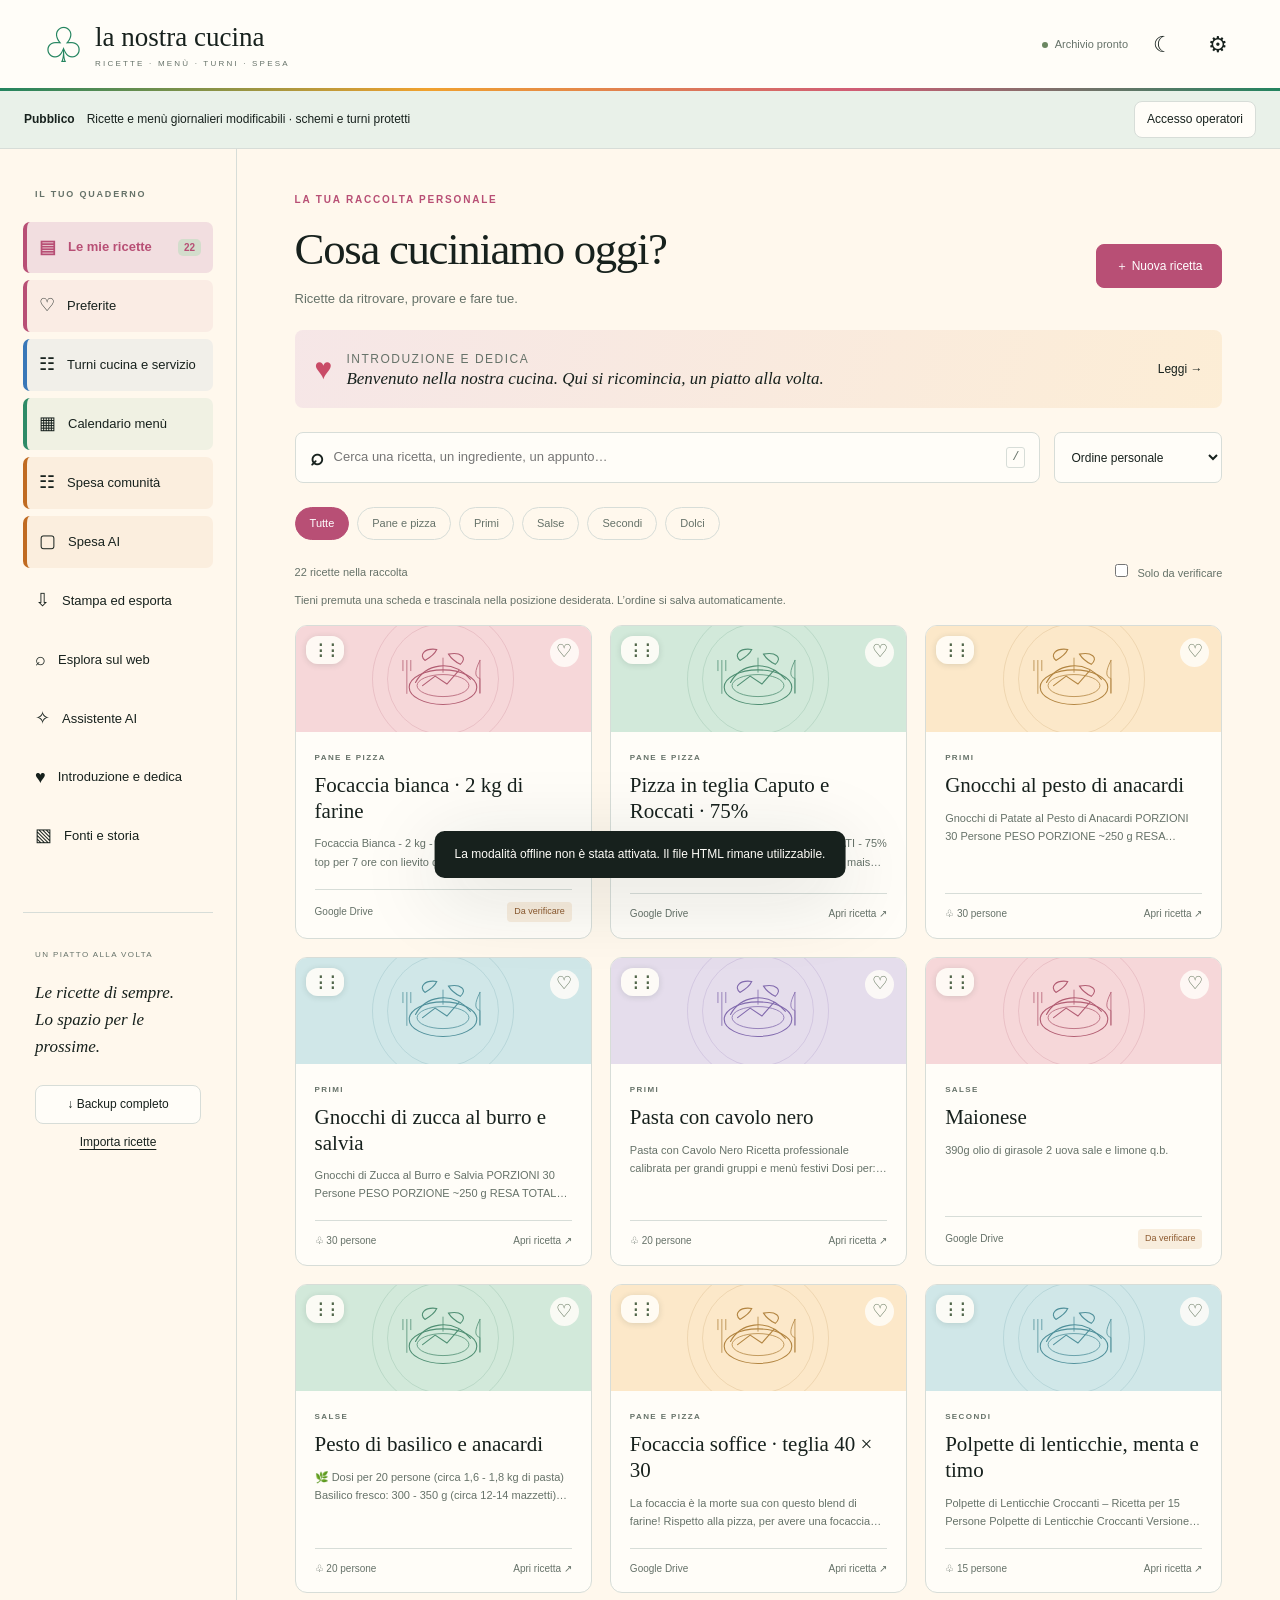
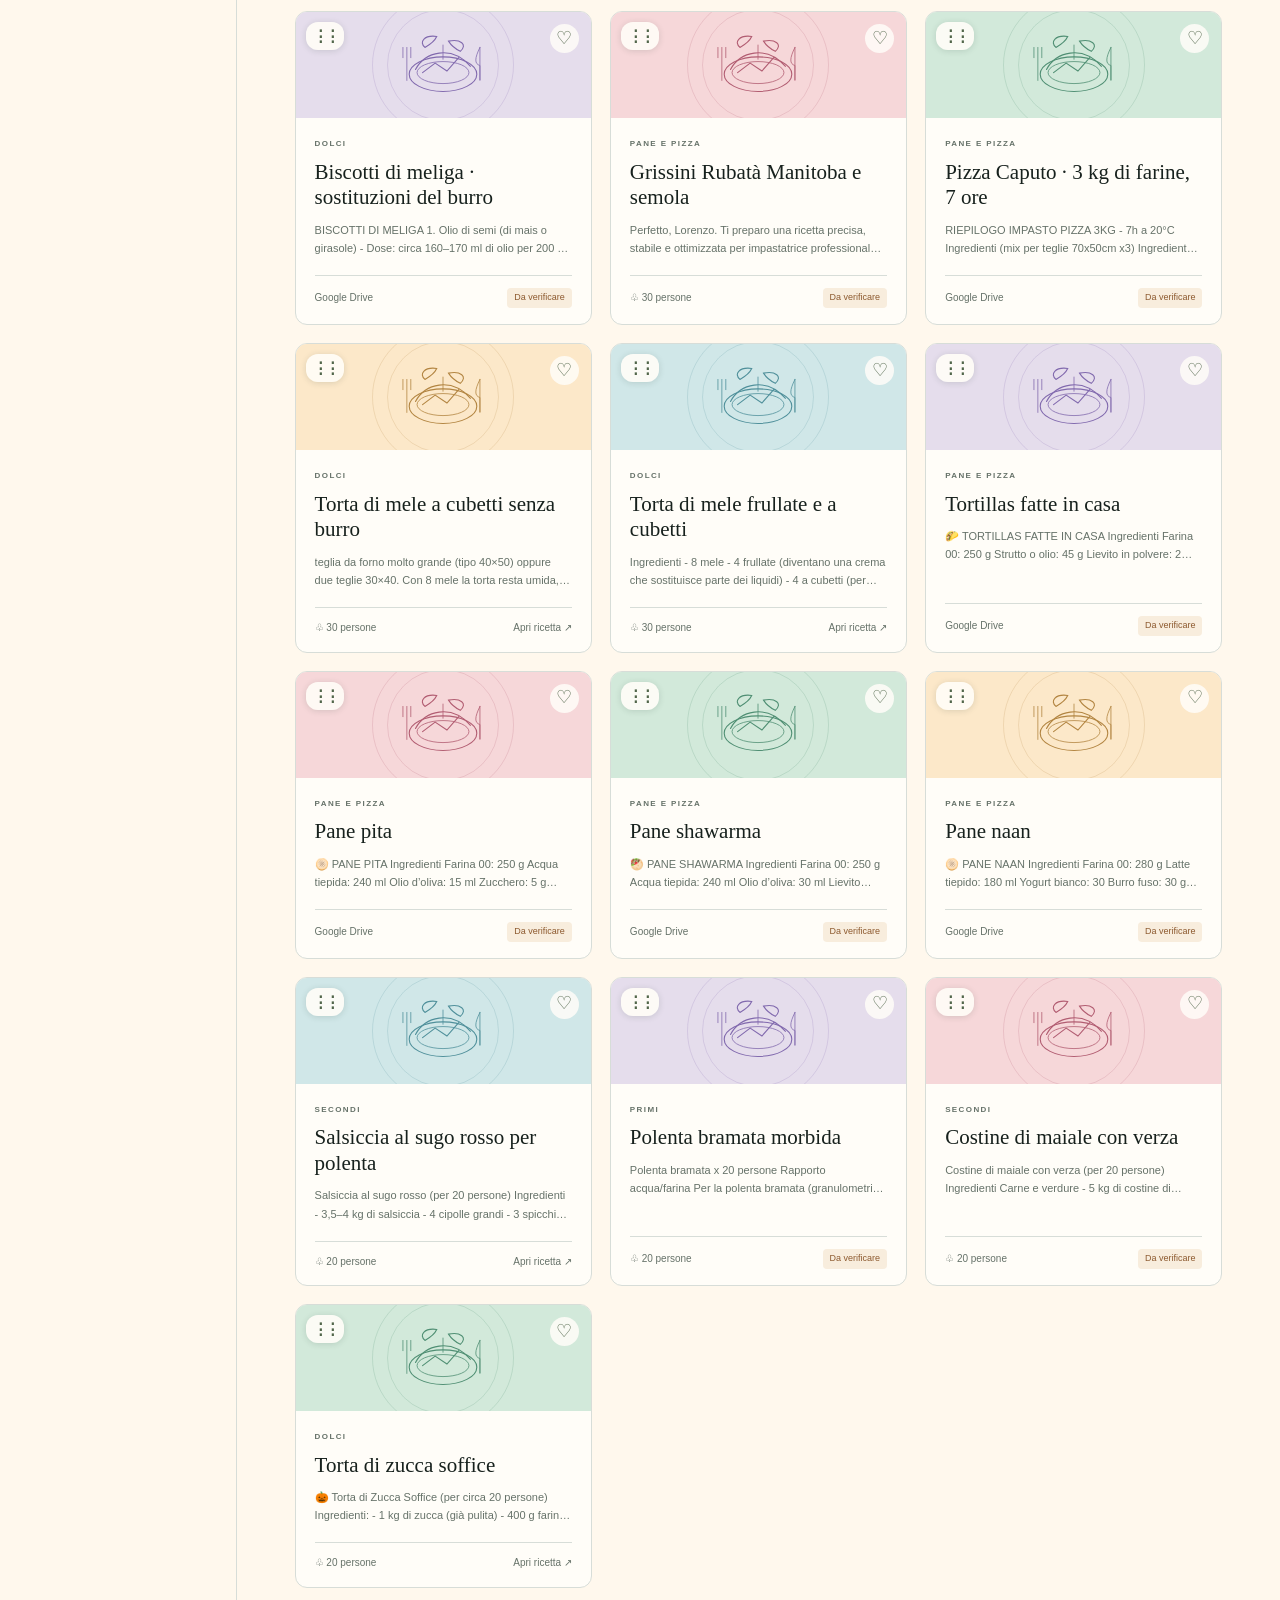
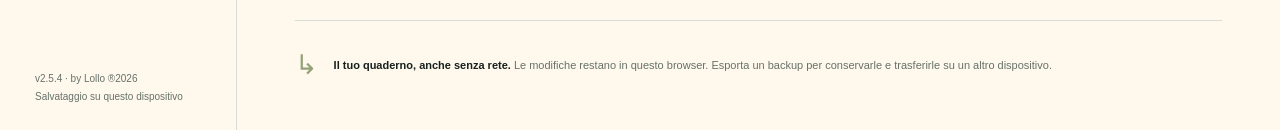
<file: progetto/index.html>
<!doctype html>
<html lang="it"><head><meta charset="utf-8"><meta name="viewport" content="width=device-width,initial-scale=1"><meta name="theme-color" content="#23845f"><meta name="description" content="Il ricettario personale di Lorenzo: ricette, spesa AI, stampa ed esportazione."><link rel="manifest" href="./manifest.webmanifest"><link rel="icon" href="./icon.svg" type="image/svg+xml"><link rel="stylesheet" href="./style.css"><link rel="stylesheet" href="./features.css"><title>La nostra cucina · Ricettario</title></head>
<body>
<header class="topbar"><a class="brand" href="#" aria-label="Vai al ricettario"><span class="brand-icon">♧</span><span>la nostra cucina<small>RICETTE · MENÙ · TURNI · SPESA</small></span></a><div class="top-actions"><span id="network" class="status">Archivio locale</span><button id="install" hidden>Installa</button><button id="themeToggle" class="icon-btn" aria-label="Attiva tema scuro" aria-pressed="false">☾</button><button id="settings" class="icon-btn" aria-label="Impostazioni, colori e guida">⚙</button></div></header>
<div id="storageWarning" class="review-box" role="alert" hidden></div><div class="app-shell"><aside><div class="side-label">IL TUO QUADERNO</div><nav id="nav"><button data-view="recipes" class="active">▤ <span>Le mie ricette</span><b id="totalSide">22</b></button><button data-view="favorites">♡ <span>Preferite</span></button><button data-view="turni">☷ <span>Turni cucina e servizio</span></button><button data-view="menu">▦ <span>Calendario menù</span></button><button data-view="community">☷ <span>Spesa comunità</span></button><button data-view="shopping">▢ <span>Spesa AI</span></button><button data-view="export">⇩ <span>Stampa ed esporta</span></button><button data-view="explore">⌕ <span>Esplora sul web</span></button><button data-view="ai">✧ <span>Assistente AI</span></button><button data-view="dedication">♥ <span>Introduzione e dedica</span></button><button data-view="sources">▧ <span>Fonti e storia</span></button></nav><div class="sidebar-note"><span>UN PIATTO ALLA VOLTA</span><p>Le ricette di sempre.<br>Lo spazio per le prossime.</p><button id="backup">↓ Backup completo</button><button id="importOpen" class="text-btn">Importa ricette</button><input type="file" id="importFile" accept="application/json,.json" hidden></div><small class="side-footer">v2.5.4 · by Lollo ®2026<br>Salvataggio su questo dispositivo</small></aside>
<main><section id="turniView" hidden><div class="eyebrow">LA NOSTRA CUCINA · PROGRAMMA UNICO</div><h1>Turni cucina e servizio.</h1><p>Consulta i turni del mese. Gli operatori possono accedere alla gestione con la propria password.</p><div class="panel"><div class="button-row"><button data-operator-only hidden id="legacyTurniImport">Importa backup Turni Cucina</button><button id="unifiedBackup">Esporta backup completo</button><button id="recoverStorage">Recupera salvataggi originali</button><button data-operator-only hidden id="unifiedRestore">Ripristina backup completo</button></div><p>Per trasferire i dati della vecchia app, premi prima Salva in Turni Cucina e importa qui il suo file JSON. Il numero delle persone nei turni è distinto dai commensali del menù.</p><input id="legacyTurniFile" type="file" accept=".json,application/json" hidden><input id="unifiedImportFile" type="file" accept=".json,application/json" hidden></div><div id="publicTurni" class="panel"><h2>Turni del mese · sola lettura</h2><label>Mese da consultare<input id="publicTurniMonth" type="month"></label><div id="publicTurniTable"></div></div><iframe hidden id="turniFrame" title="Gestione turni cucina e servizio" style="width:100%;height:82vh;min-height:650px;border:1px solid var(--line);border-radius:14px;background:var(--paper)" allow="clipboard-write"></iframe></section>
<section id="recipesView"><div class="page-kicker">LA TUA RACCOLTA PERSONALE</div><div class="page-heading"><div><h1 id="pageTitle">Cosa cuciniamo oggi?</h1><p id="pageSubtitle">Ricette da ritrovare, provare e fare tue.</p></div><button id="newRecipe" class="primary">＋ Nuova ricetta</button></div>
<button class="dedication-banner" data-view="dedication"><span>♥</span><span><small>INTRODUZIONE E DEDICA</small><b id="dedicationTeaser">Qui si ricomincia, un piatto alla volta.</b></span><span>Leggi →</span></button>
<div class="search-line"><label class="search-box"><span>⌕</span><input id="search" type="search" placeholder="Cerca una ricetta, un ingrediente, un appunto…" aria-label="Cerca nelle ricette"><kbd>/</kbd></label><select id="sort" aria-label="Ordina ricette"><option value="manual">Ordine personale</option><option value="category">Per categoria</option><option value="title">Dalla A alla Z</option><option value="updated">Ultime modifiche</option></select></div>
<div id="categories" class="chips" aria-label="Filtra per categoria"></div><div class="list-meta"><span id="resultCount"></span><label><input type="checkbox" id="onlyReview"> Solo da verificare</label></div><p id="recipeOrderHint" class="recipe-order-hint" role="status" aria-live="polite"></p><div id="recipeGrid" class="recipe-grid"></div><div id="empty" class="empty" hidden><span>♧</span><h2>Nessuna ricetta trovata</h2><p>Prova un altro ingrediente o cambia i filtri.</p><button id="resetFilters">Azzera filtri</button></div>
<div class="collection-note"><span>↳</span><p><strong>Il tuo quaderno, anche senza rete.</strong> Le modifiche restano in questo browser. Esporta un backup per conservarle e trasferirle su un altro dispositivo.</p></div></section>
<section id="menuView" hidden><div class="page-kicker">PROGRAMMAZIONE DEI PASTI</div><div class="page-heading"><div><h1>Calendario dei menù.</h1><p>Due schemi settimanali, invernale ed estivo, con variazioni per singolo giorno e dosi calcolate sulle persone.</p></div><span id="menuSaved" class="saved-badge">Menù giornaliero modificabile</span></div><div class="menu-controls panel"><label>Stagione applicata<select data-operator-control disabled id="menuSeasonMode"><option value="auto">Automatica · inverno ottobre–marzo</option><option value="winter">Sempre invernale</option><option value="summer">Sempre estiva</option></select></label><label>Persone predefinite<input data-operator-control disabled id="menuDefaultPeople" type="number" min="1" max="10000" value="20"></label><div class="menu-month-nav"><button id="menuPrev" aria-label="Mese precedente">←</button><strong id="menuMonthTitle"></strong><button id="menuNext" aria-label="Mese successivo">→</button><button id="menuToday">Oggi</button></div></div><div class="panel menu-day-toolbar"><label>Data del menù<input id="menuDate" type="date" required></label><button id="menuEditSelected" class="primary">✎ Modifica menù del giorno</button><button id="menuCopyDay">Copia da un altro giorno</button><p>Seleziona una data: puoi modificare portate, ingredienti, persone e note del singolo giorno.</p></div><div class="menu-layout"><div><div id="menuCalendar" class="menu-calendar panel"></div><div class="panel menu-template-bar" data-operator-only hidden><div><h2>Schema stagionale settimanale</h2><p>Il menù del giorno si ripete ogni settimana finché non crei una variazione per una data specifica.</p></div><label>Stagione<select id="menuTemplateSeason"><option value="winter">Invernale</option><option value="summer">Estivo</option></select></label><label>Giorno<select id="menuTemplateWeekday"><option value="0">Lunedì</option><option value="1">Martedì</option><option value="2">Mercoledì</option><option value="3">Giovedì</option><option value="4">Venerdì</option><option value="5">Sabato</option><option value="6">Domenica</option></select></label><button id="menuEditTemplate" class="primary">Modifica schema</button></div></div><aside class="panel menu-day-detail"><div class="eyebrow">GIORNO SELEZIONATO</div><h2 id="menuSelectedTitle"></h2><p id="menuSelectedMeta" class="muted"></p><div id="menuDayMeals"></div><div id="menuTurni" class="panel"></div><div id="menuDayNotes"></div><h3>Ingredienti calcolati</h3><div id="menuDayIngredients"></div><div class="button-row"><button id="menuEditDay" class="primary">Modifica menù del giorno</button><button id="menuPrintDay">Stampa</button><button id="menuCsvDay">CSV</button></div><hr><div class="button-row"><button id="menuExport">Esporta calendario</button><button data-operator-only hidden id="menuImport">Importa</button><input id="menuImportFile" type="file" accept="application/json,.json" hidden></div><p id="menuStatus" class="muted" role="status"></p></aside></div></section>
<section id="exploreView" hidden><div class="page-kicker">ISPIRAZIONI E NUOVE IDEE</div><h1>Apriamo la dispensa.</h1><p class="intro">Cerca sul web in italiano oppure esplora il database internazionale TheMealDB.</p><div class="two-col"><div class="panel"><h2>Una ricerca sul web</h2><label>Cosa vorresti cucinare?<textarea id="webQuery" rows="4" placeholder="Una torta di mele senza burro per 20 persone"></textarea></label><label>Affina la ricerca<input id="webConstraints" placeholder="Es. forno statico, senza latte, procedimento dettagliato"></label><label>Motore di ricerca<select id="webEngine"><option value="google">Google</option><option value="duck">DuckDuckGo</option></select></label><button id="webSearch" class="primary">Cerca sul web ↗</button><p class="muted">Si apre una nuova scheda con i risultati. Per salvare una ricetta usa “Nuova ricetta” e indica la fonte.</p></div><div class="panel"><div class="eyebrow">DATABASE DI RICETTE</div><h2>TheMealDB</h2><p>Ingredienti e preparazioni da tutto il mondo. Cerca i nomi in inglese, per esempio “pasta”, “chicken” o “cake”.</p><label>Nome della ricetta<input id="mealQuery" placeholder="pasta"></label><div class="button-row"><button id="mealSearch" class="primary">Cerca ricette</button><button id="mealRandom">Sorprendimi</button></div><p class="muted">Accesso personale con chiave di test pubblica 1. Puoi impostare una tua chiave nelle impostazioni. Fonte: <a href="https://www.themealdb.com/api.php" target="_blank" rel="noopener noreferrer">TheMealDB</a>.</p></div></div><p id="mealStatus" role="status"></p><div id="mealResults" class="recipe-grid"></div></section>
<section id="aiView" hidden><div class="page-kicker">UN AIUTO AI FORNELLI</div><h1>Parliamone in cucina.</h1><p class="intro">Idee, sostituzioni e spiegazioni. Scegli il servizio e inserisci la tua chiave per usare l’AI nell’app.</p><div class="two-col ai-layout"><div class="panel"><label>Servizio AI<select id="aiProvider"><option value="gemini">Google Gemini</option><option value="openrouter">OpenRouter</option></select></label><label>Chiave API personale<input id="aiKey" type="password" autocomplete="off" placeholder="Incolla la chiave API"></label><p class="muted">La chiave resta in memoria fino alla chiusura o al ricaricamento della pagina. Non viene esportata nel backup.</p><div class="button-row"><button id="loadModels">Carica modelli disponibili</button><button id="forgetKey" class="text-btn">Cancella chiave</button></div><label>Modello<input id="aiModel" list="modelList" placeholder="Carica i modelli e scegline uno"><datalist id="modelList"></datalist></label><label>Ricetta da allegare<select id="aiRecipe"><option value="">Nessuna: solo la mia domanda</option></select></label><p class="muted">Con “Chiedi all’AI” invii la domanda e, se selezionata, il testo della ricetta al servizio scelto. La risposta non include una ricerca web in tempo reale.</p><label>La tua domanda<textarea id="aiQuestion" rows="5" placeholder="Come posso rendere questo impasto più croccante? Quali ingredienti posso sostituire?"></textarea></label><div class="button-row"><button id="askAI" class="primary">✧ Chiedi all’AI</button><button id="copyPrompt">Copia prompt</button></div><a class="external" href="https://chatgpt.com/" target="_blank" rel="noopener noreferrer">Apri ChatGPT per incollare il prompt ↗</a><p id="aiStatus" role="status"></p></div><div class="panel answer-panel"><div class="eyebrow">LA RISPOSTA</div><div id="aiAnswer" class="prose"><p class="muted">Un secondo parere per la tua prossima ricetta.</p></div><div class="button-row"><button id="saveAI" disabled>＋ Salva come nuova bozza</button><button id="copyAI" disabled>Copia risposta</button></div><p class="muted">Le proposte AI sono bozze da controllare, soprattutto per dosi, allergeni e conservazione.</p></div></div></section>
<section id="shoppingView" hidden><div class="page-kicker">DALLA RICETTA AL CARRELLO</div><h1>La spesa, preparata con l’AI.</h1><p class="intro">Scegli le ricette e il numero di persone. L’AI può unire gli ingredienti, adattare le dosi note e sottrarre ciò che hai già in dispensa.</p><div class="two-col feature-layout"><div class="panel"><div class="section-row"><h2>Scegli le ricette</h2><span id="shoppingSelection">0 selezionate</span></div><div class="button-row compact"><button id="shoppingAll">Seleziona tutte</button><button id="shoppingNone">Nessuna</button></div><div id="shoppingRecipes" class="check-list"></div><label>Persone per ogni ricetta<input id="shoppingPeople" type="number" min="1" max="10000" value="4"></label><label>Già in dispensa<textarea id="shoppingPantry" rows="3" placeholder="Sale, olio, 500 g di farina…"></textarea></label><label>Preferenze o necessità<textarea id="shoppingExtra" rows="3" placeholder="Senza lattosio, compra confezioni intere…"></textarea></label><label class="inline-check"><input id="shoppingMerge" type="checkbox"> Aggiungi alla lista esistente invece di sostituirla</label><div class="button-row"><button id="shoppingGenerate" class="primary">✧ Crea la spesa con AI</button><button id="shoppingCopyPrompt">Copia prompt</button><button id="shoppingConfigure">Configura AI</button></div><p id="shoppingStatus" role="status" class="muted"></p><details><summary>Incolla una risposta preparata con ChatGPT</summary><label>JSON della lista<textarea id="shoppingPasteAI" rows="7" placeholder='{"items":[{"name":"Farina","quantity":"2 kg","category":"Pane e farine","note":""}],"notes":[]}'></textarea></label><button id="shoppingImportAI">Importa lista</button></details></div><div class="panel"><div class="section-row"><h2>Lista della spesa</h2><span id="shoppingCount">0 voci</span></div><div class="button-row compact"><button id="shoppingPrint">Stampa</button><button id="shoppingCopy">Copia</button><button id="shoppingTxt">Scarica TXT</button></div><div id="shoppingNotes"></div><div id="shoppingList"></div><form id="shoppingAdd" class="manual-add"><h3>Aggiungi a mano</h3><input id="shoppingAddName" required placeholder="Ingrediente"><input id="shoppingAddQty" placeholder="Quantità"><select id="shoppingAddCategory"><option>Frutta e verdura</option><option>Pane e farine</option><option>Carne e pesce</option><option>Latticini e uova</option><option>Dispensa</option><option>Spezie e condimenti</option><option>Altro</option></select><button>Aggiungi</button></form><p class="muted">Controlla sempre quantità, allergeni e unità ambigue. La lista si salva solo su questo dispositivo.</p></div></div></section>
<section id="communityView" hidden><div class="page-kicker">LISTA GENERALE DELLA COMUNITÀ</div><div class="page-heading"><div><h1>La spesa della comunità.</h1><p>110 prodotti importati da Lista_Spesa_Aggiornata su Google Drive.</p></div><button id="communityPrintTop" class="primary">Stampa A4</button></div><div class="community-daybar panel"><label>Giorno della spesa<input id="communityDate" type="date"></label><label>Giornate memorizzate<select id="communityHistory" aria-label="Giornate memorizzate"></select></label><div class="button-row compact"><button id="communityToday">Oggi</button><button id="communityCopyPrevious">Copia giorno precedente</button></div><span id="communitySaved" class="saved-badge">Salvataggio automatico</span></div><div class="community-toolbar panel"><label class="search-box small"><span>⌕</span><input id="communitySearch" type="search" placeholder="Cerca prodotto o reparto" aria-label="Cerca nella spesa comunità"></label><label>Supermercato<select id="communityStoreFilter"><option value="">Tutti</option><option>Angelo</option><option>Eurospin</option><option>Altro</option></select></label><div class="button-row compact"><button id="communitySelectAll">Seleziona tutto</button><button id="communityClear">Deseleziona tutto</button><button id="communityInvert">Inverti selezione</button><button id="communitySelectQty">Seleziona quelli con quantità</button></div><span id="communitySummary" class="community-summary"></span></div><div class="community-layout"><div class="panel community-catalog"><div class="community-head"><span>Da comprare</span><span>Prodotto</span><span>Quantità / unità</span><span>Supermercato</span><span></span></div><div id="communityList"></div></div><div class="community-side"><div class="panel"><h2>Aggiungi un prodotto</h2><form id="communityAdd" class="community-add"><label>Prodotto o ingrediente<input id="communityAddName" required maxlength="180" placeholder="Es. Aceto di mele"></label><label>Quantità<input id="communityAddQty" maxlength="80" placeholder="Es. 3"></label><label>Unità<select id="communityAddUnit"><option value="">Senza unità</option><option value="pz">Pezzi (pz)</option><option value="gr">Grammi (gr)</option><option value="lt">Litri (lt)</option><option value="conf">Confezioni (conf)</option><option value="altro">Altro</option></select></label><label>Reparto<input id="communityAddDepartment" maxlength="100" placeholder="Es. Cucina/Cibo"></label><label>Supermercato<select id="communityAddStore"><option>Angelo</option><option>Eurospin</option><option>Altro</option></select></label><button class="primary">Aggiungi alla lista</button></form></div><div class="panel altro-panel"><h2>ALTRO</h2><p class="muted">Spazio libero per prodotti, promemoria o indicazioni che non rientrano nell’elenco.</p><textarea id="communityOther" rows="14" placeholder="Scrivi qui tutto il resto…"></textarea></div><div class="panel"><h2>Stampa e archivio</h2><p>La giornata viene salvata automaticamente. La stampa include solo i prodotti spuntati o con quantità ed è ottimizzata per un A4 orizzontale.</p><div class="button-row"><button id="communityPrint" class="primary">Stampa su un A4</button><button id="communityCsv">Esporta giorno CSV</button></div><div class="button-row"><button id="communityExport">Esporta tutte le giornate</button><button id="communityImport">Importa archivio</button><input id="communityImportFile" type="file" accept="application/json,.json" hidden></div><button id="communityReset">Ripristina solo questo giorno</button><p id="communityStatus" class="muted" role="status"></p></div></div></div></section>
<section id="exportView" hidden><div class="page-kicker">IL RICETTARIO IN UN FILE</div><h1>Stampa ed esporta.</h1><p class="intro">Crea un documento con tutte le ricette e gli ingredienti, oppure scegli solo quelle che ti servono. Formato compatto: niente copertina o pagina nuova obbligatoria per ogni ricetta. I file vengono generati sul dispositivo: nessun contenuto viene inviato online.</p><div class="two-col feature-layout"><div class="panel"><div class="section-row"><h2>Ricette da includere</h2><span id="exportSelection">Tutte</span></div><div class="button-row compact"><button id="exportAll">Seleziona tutte</button><button id="exportNone">Nessuna</button></div><label class="search-box small"><span>⌕</span><input id="exportSearch" type="search" placeholder="Filtra l’elenco" aria-label="Filtra ricette da esportare"></label><div id="exportRecipes" class="check-list"></div><label class="inline-check"><input id="exportSources" type="checkbox" checked> Includi fonti e note</label></div><div class="panel export-actions"><h2>Scegli il formato</h2><button id="exportPrint" class="export-card"><b>Stampa</b><span>Anteprima completa, poi stampante</span></button><button id="exportPdf" class="export-card"><b>PDF</b><span>Documento multipagina pronto da conservare</span></button><button id="exportDocx" class="export-card"><b>DOCX</b><span>Documento Word modificabile</span></button><button id="exportXlsx" class="export-card"><b>Excel</b><span>Fogli “Ricette” e “Ingredienti”</span></button><p id="exportStatus" role="status" class="muted"></p><div class="export-summary"><strong>Cosa contiene</strong><ul><li>titolo, categoria e persone;</li><li>testo completo di ogni ricetta;</li><li>ingredienti estratti in un elenco dedicato;</li><li>note e fonti, se selezionate.</li></ul></div></div></div></section>
<section id="dedicationView" hidden><div class="page-kicker">LE PAROLE DELLA NOSTRA CUCINA</div><div class="dedication-page"><div class="introduction-leaf">🌿</div><h1>Introduzione</h1><div id="introductionText" class="introduction-text"></div><div class="dedication-divider" aria-hidden="true"><span>♥</span></div><h2>La dedica</h2><div id="dedicationText" class="dedication-text"></div><p class="dedication-sign">La nostra cucina · Lorenzo</p><button data-view="recipes">Torna alle ricette</button></div></section>
<section id="sourcesView" hidden><div class="page-kicker">DA DOVE ARRIVANO LE RICETTE</div><h1>Un quaderno di storie.</h1><p class="intro">23 file letti dalla cartella Ricette il 31 ottobre 2026. Le varianti sono conservate; i duplicati equivalenti condividono una scheda.</p><div id="editorial" class="two-col"></div><h2 class="section-title">I documenti originali</h2><p class="muted">I testi estratti sono disponibili offline. I link ai file originali richiedono l’accesso al tuo Google Drive. Le modifiche nell’app non riscrivono i documenti su Drive.</p><div id="sourcesList"></div></section>
</main></div>
<dialog id="detailDialog"><div class="dialog-top"><span class="eyebrow">DAL TUO RICETTARIO</span><button data-close="detailDialog" aria-label="Chiudi ricetta">✕</button></div><div id="recipeDetail"></div></dialog>
<dialog id="editDialog"><form id="editForm"><div class="dialog-top"><h2 id="editHeading">Nuova ricetta</h2><button type="button" data-close="editDialog" aria-label="Chiudi editor">✕</button></div><label>Titolo<input id="editTitle" required maxlength="200"></label><div class="two-col"><label>Categoria<select id="editCategory"><option>Pane e pizza</option><option>Primi</option><option>Secondi</option><option>Dolci</option><option>Salse</option><option>Altro</option></select></label><label>Persone (facoltativo)<input id="editServings" type="number" min="1" max="10000" step="1"></label></div><fieldset class="recipe-photo-editor"><legend>Foto della ricetta (facoltativa)</legend><div id="editPhotoPreview" class="recipe-photo-preview"><span>Nessuna foto</span></div><div class="button-row compact"><label class="photo-button">▧ Scegli dalla galleria<input id="editPhotoGallery" type="file" accept="image/*" hidden></label><label class="photo-button">⌾ Scatta foto<input id="editPhotoCamera" type="file" accept="image/*" capture="environment" hidden></label><button type="button" id="editPhotoRemove" hidden>Rimuovi foto</button></div><p id="editPhotoStatus" class="muted" role="status">La foto viene ridimensionata e salvata nel backup, senza dati di posizione.</p></fieldset><label>Ingredienti, procedimento e consigli<textarea id="editContent" required rows="16" placeholder="Ingredienti\n…\n\nProcedimento\n1. …"></textarea></label><label>Note da verificare<textarea id="editNotes" rows="2"></textarea></label><label>URL della fonte (facoltativo)<input id="editSourceUrl" type="url" placeholder="https://…"></label><div class="button-row"><button type="submit" class="primary">Salva ricetta</button><button type="button" data-close="editDialog">Annulla</button></div><p id="editError" role="alert"></p></form></dialog>
<dialog id="settingsDialog"><div class="dialog-top"><h2>Il tuo ricettario</h2><button data-close="settingsDialog" aria-label="Chiudi impostazioni">✕</button></div><div class="panel"><h3>Aspetto e installazione</h3><label>Tema<select id="theme"><option value="light">Chiaro</option><option value="dark">Scuro</option><option value="system">Come il dispositivo</option></select></label><div id="appearanceControls"><p class="muted">Scegli una palette oppure personalizza i colori. I colori scuri vengono salvati separatamente da quelli chiari.</p><div id="paletteList" class="palette-list"></div><div class="color-grid"><label>Colore principale<input id="accentColor" type="color"></label><label>Colore secondario<input id="secondaryColor" type="color"></label><label>Sfondo<input id="backgroundColor" type="color"></label><label>Riquadri<input id="surfaceColor" type="color"></label></div><button id="resetColors">Ripristina colori</button></div><button id="updateApp">Controlla aggiornamenti</button><p class="muted">Per installare: apri il sito in Chrome e usa “Installa app” o “Aggiungi a schermata Home”. Su iPhone: Safari → Condividi → Aggiungi alla schermata Home.</p></div><div class="panel"><h3>Backup e importazione</h3><div class="button-row"><button id="backupMobile">↓ Esporta backup</button><button id="importMobile">↑ Importa ricette</button></div><p>Il salvataggio è locale al browser: usa Esporta backup prima di cancellare i dati del browser o cambiare indirizzo del sito. I dispositivi non si sincronizzano automaticamente.</p><label>Modalità di importazione<select id="importMode"><option value="add">Aggiungi solo ricette con ID nuovi</option><option value="restore">Ripristina un backup completo (sostituisce l’archivio locale)</option></select></label></div><div class="panel"><h3>Database e chiavi API</h3><label>Chiave TheMealDB<input id="mealKey" type="password" autocomplete="off" placeholder="1 (test pubblico)"></label><p class="muted">L’eventuale chiave personale resta in memoria per questa apertura.</p><ul><li><a href="https://www.themealdb.com/api.php" target="_blank" rel="noopener noreferrer">TheMealDB</a>: integrato.</li><li><a href="https://spoonacular.com/food-api" target="_blank" rel="noopener noreferrer">Spoonacular</a>: richiede API key.</li><li><a href="https://developer.edamam.com/edamam-recipe-api" target="_blank" rel="noopener noreferrer">Edamam</a>: richiede App ID e App Key.</li></ul><h3>Attivare l’assistente AI</h3><p>Ottieni una chiave su <a href="https://aistudio.google.com/apikey" target="_blank" rel="noopener noreferrer">Google AI Studio</a> oppure <a href="https://openrouter.ai/keys" target="_blank" rel="noopener noreferrer">OpenRouter</a>. La stessa configurazione viene usata anche per creare la spesa.</p></div><small>La nostra cucina · 2.5.4 · by Lollo ®2026</small></dialog>
<dialog id="menuCopyDialog"><form id="menuCopyForm"><div class="dialog-top"><h2>Copia menù da un altro giorno</h2><button type="button" data-close="menuCopyDialog" aria-label="Chiudi">✕</button></div><p id="menuCopyTarget"></p><label>Giorno da copiare<input id="menuCopySource" type="date" required></label><p>Si aprirà una bozza modificabile con portate, ingredienti, persone e note della data scelta. Conferma con Salva menù.</p><p id="menuCopyStatus" role="status"></p><div class="button-row"><button class="primary">Apri bozza</button><button type="button" data-close="menuCopyDialog">Annulla</button></div></form></dialog><dialog id="menuEditDialog" class="menu-edit-dialog"><form id="menuEditForm"><div class="dialog-top"><div><h2 id="menuEditHeading">Modifica menù</h2><p id="menuEditSub" class="muted"></p></div><button type="button" data-close="menuEditDialog" aria-label="Chiudi">✕</button></div><label id="menuEditPeopleWrap">Persone previste per questo giorno<input id="menuEditPeople" type="number" min="1" max="10000" value="20"></label><div class="menu-recipe-import panel"><label>Importa una ricetta dal ricettario<select id="menuRecipe"></select></label><button type="button" id="menuAddRecipe">Aggiungi ricetta</button><p>Gli ingredienti vengono estratti automaticamente: controlla sempre quantità e unità.</p></div><div id="menuMealsEditor"></div><button type="button" id="menuAddMeal">＋ Aggiungi portata manuale</button><label>Note del menù<textarea id="menuEditNotes" rows="3" maxlength="10000"></textarea></label><p id="menuEditStatus" class="muted" role="status"></p><div class="button-row"><button class="primary">Salva menù</button><button type="button" id="menuUseSeasonal">Usa lo schema stagionale</button><button type="button" data-close="menuEditDialog">Annulla</button></div></form></dialog>
<dialog id="shoppingEditDialog"><form id="shoppingEditForm"><div class="dialog-top"><h2>Modifica voce</h2><button type="button" data-close="shoppingEditDialog" aria-label="Chiudi">✕</button></div><label>Ingrediente<input id="shoppingEditName" required></label><label>Quantità<input id="shoppingEditQty"></label><label>Categoria<select id="shoppingEditCategory"><option>Frutta e verdura</option><option>Pane e farine</option><option>Carne e pesce</option><option>Latticini e uova</option><option>Dispensa</option><option>Spezie e condimenti</option><option>Altro</option></select></label><label>Nota<input id="shoppingEditNote"></label><button class="primary">Salva</button></form></dialog>
<dialog id="communityEditDialog"><form id="communityEditForm"><div class="dialog-top"><h2>Modifica prodotto</h2><button type="button" data-close="communityEditDialog" aria-label="Chiudi">✕</button></div><label>Prodotto o ingrediente<input id="communityEditName" required maxlength="180"></label><label>Quantità<input id="communityEditQty" maxlength="80"></label><label>Unità<select id="communityEditUnit"><option value="">Senza unità</option><option value="pz">Pezzi (pz)</option><option value="gr">Grammi (gr)</option><option value="lt">Litri (lt)</option><option value="conf">Confezioni (conf)</option><option value="altro">Altro</option></select></label><label>Reparto<input id="communityEditDepartment" maxlength="100"></label><label>Supermercato<select id="communityEditStore"><option>Angelo</option><option>Eurospin</option><option>Altro</option></select></label><div class="button-row"><button class="primary">Salva modifiche</button><button type="button" id="communityDelete">Elimina prodotto</button></div></form></dialog>
<dialog id="printDialog" class="print-dialog"><div class="dialog-top no-print"><h2>Anteprima di stampa</h2><button data-close="printDialog" aria-label="Chiudi">✕</button></div><div class="button-row no-print"><button id="printNow" class="primary">Stampa ora</button></div><div id="printContent" class="print-content"></div></dialog>
<div id="toast" role="status" hidden><span id="toastText"></span><button id="undoDelete" hidden>Annulla eliminazione</button></div>
<script src="./access-config.js"></script><script src="./access.js"></script><script src="./data-guard.js"></script><script src="./data.js"></script><script src="./appearance.js"></script><script src="./shopping.js"></script><script src="./community-shopping.js"></script><script src="./menu-calendar.js"></script><script src="./exports.js"></script><script src="./unified.js"></script><script src="./app.js"></script></body></html>
</file>
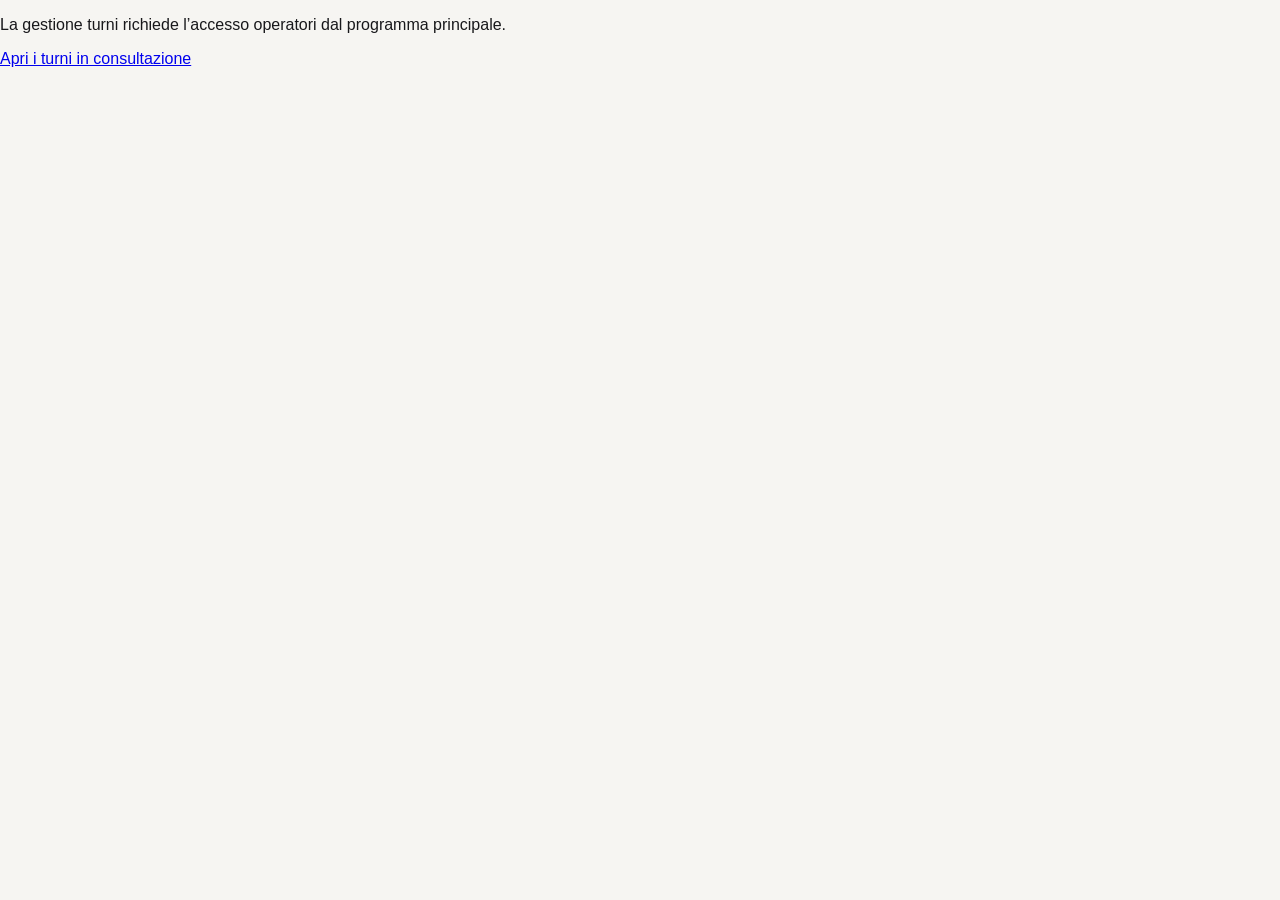
<file: progetto/turni.html>
<!DOCTYPE html>
<html lang="it">
<head>
<meta charset="UTF-8">
<meta name="viewport" content="width=device-width, initial-scale=1">
<title>Turni cucina e servizio · La nostra cucina</title>
<meta name="theme-color" content="#18181b">
<meta name="description" content="Genera i turni cucina/servizio del mese. Funziona interamente offline.">
<meta name="mobile-web-app-capable" content="yes">
<meta name="apple-mobile-web-app-capable" content="yes">
<meta name="apple-mobile-web-app-title" content="Turni">
<meta name="apple-mobile-web-app-status-bar-style" content="default">
<style>
  :root{
    --bg:#f6f5f2; --card:#ffffff; --surface2:#ffffff; --ink:#18181b; --muted:#71717a;
    --line:#e4e4e7; --accent:#18181b; --accent-text:#ffffff; --accent2:#f59e0b; --ok:#059669; --bad:#dc2626;
    --header-bg:rgba(255,255,255,.85); --weekend-bg:#fffbeb;
    --c-bg:#ecfdf5; --c-border:#a7f3d0; --s-bg:#eff6ff; --s-border:#bfdbfe;
    --msg-ok-bg:#ecfdf5; --msg-ok-border:#a7f3d0; --msg-bad-bg:#fef2f2; --msg-bad-border:#fecaca;
    --msg-info-bg:#f4f4f5;
    --info-btn-bg:#e4e4e7; --info-btn-color:#3f3f46; --info-btn-active-bg:#d4d4d8;
    --modal-bg:#ffffff;
  }
  /* Skin "Scuro" */
  body[data-skin="scuro"]{
    --bg:#121214; --card:#1e1e22; --surface2:#242428; --ink:#f2f2f4; --muted:#a1a1aa;
    --line:#3a3a40; --accent:#6366f1; --accent-text:#ffffff; --accent2:#fbbf24; --ok:#34d399; --bad:#f87171;
    --header-bg:rgba(18,18,20,.88); --weekend-bg:#332c18;
    --c-bg:#0f2e22; --c-border:#166534; --s-bg:#12233d; --s-border:#1e40af;
    --msg-ok-bg:#0f2e22; --msg-ok-border:#166534; --msg-bad-bg:#3a1414; --msg-bad-border:#7f1d1d;
    --msg-info-bg:#242428;
    --info-btn-bg:#3a3a40; --info-btn-color:#e4e4e7; --info-btn-active-bg:#52525b;
    --modal-bg:#1e1e22;
  }
  /* Skin "Oceano" */
  body[data-skin="oceano"]{
    --bg:#eef4f8; --card:#ffffff; --surface2:#ffffff; --ink:#0f2436; --muted:#5b7a8c;
    --line:#cfe0e8; --accent:#0369a1; --accent-text:#ffffff; --accent2:#0891b2; --ok:#059669; --bad:#dc2626;
    --header-bg:rgba(255,255,255,.85); --weekend-bg:#fff7e6;
    --c-bg:#ecfdf5; --c-border:#a7f3d0; --s-bg:#e0f2fe; --s-border:#7dd3fc;
    --msg-ok-bg:#ecfdf5; --msg-ok-border:#a7f3d0; --msg-bad-bg:#fef2f2; --msg-bad-border:#fecaca;
    --msg-info-bg:#eef4f8;
    --info-btn-bg:#dceaf1; --info-btn-color:#0f2436; --info-btn-active-bg:#c3dbe6;
    --modal-bg:#ffffff;
  }
  /* Skin "Ambra" */
  body[data-skin="ambra"]{
    --bg:#faf6f0; --card:#ffffff; --surface2:#ffffff; --ink:#3a2a1a; --muted:#8a7259;
    --line:#ecdfc9; --accent:#b45309; --accent-text:#ffffff; --accent2:#d97706; --ok:#059669; --bad:#b91c1c;
    --header-bg:rgba(255,255,255,.85); --weekend-bg:#fff1db;
    --c-bg:#ecfdf5; --c-border:#a7f3d0; --s-bg:#fdf1e2; --s-border:#f3d19e;
    --msg-ok-bg:#ecfdf5; --msg-ok-border:#a7f3d0; --msg-bad-bg:#fef2f2; --msg-bad-border:#fecaca;
    --msg-info-bg:#faf6f0;
    --info-btn-bg:#f0e4d1; --info-btn-color:#3a2a1a; --info-btn-active-bg:#e4d2b5;
    --modal-bg:#ffffff;
  }
  *{box-sizing:border-box}
  body{margin:0;background:var(--bg);color:var(--ink);
    font-family:-apple-system,BlinkMacSystemFont,"Segoe UI",Roboto,Arial,sans-serif;
    transition:background .2s ease, color .2s ease}
  header{position:sticky;top:0;z-index:10;background:var(--header-bg);backdrop-filter:blur(8px);
    border-bottom:1px solid var(--line);padding:12px 16px}
  header h1{font-size:16px;margin:0}
  header p{font-size:11px;color:var(--muted);margin:4px 0 0}
  .azioni-app{display:flex;gap:6px;flex-shrink:0;flex-wrap:wrap;justify-content:flex-end}
  #msgAzioniApp{font-size:10px;color:var(--muted);margin-top:6px;text-align:right}
  .header-main{display:flex;justify-content:space-between;align-items:flex-start;gap:10px}
  @media (max-width:700px){
    .header-main{flex-direction:column}
    .azioni-app{justify-content:flex-start}
    #msgAzioniApp{text-align:left}
  }
  .firma{font-size:10px;color:var(--muted);opacity:.75}
  main{max-width:900px;margin:0 auto;padding:12px}

  /* Dispositivo: larghezza del contenuto e scala visiva complessiva. "Automatico" applica
     una di queste in base alla larghezza reale della finestra (vedi applicaDispositivo());
     le altre restano fisse indipendentemente dallo schermo, per chi le sceglie di proposito. */
  body[data-dispositivo="smartphone"] main{max-width:480px}
  body[data-dispositivo="tablet"] main{max-width:760px}
  body[data-dispositivo="tablet"]{zoom:1.05}
  body[data-dispositivo="computer"] main{max-width:1200px}
  body[data-dispositivo="computer"]{zoom:1.15}
  body[data-dispositivo="computer"] table.cal td{height:76px}
  body[data-dispositivo="minimale"] main{max-width:560px;padding:8px}
  body[data-dispositivo="minimale"]{zoom:0.85}
  body[data-dispositivo="minimale"] header p.firma,
  body[data-dispositivo="minimale"] footer,
  body[data-dispositivo="minimale"] .hint{display:none}
  body[data-dispositivo="minimale"] section.tab{padding:10px}

  nav.tabs{display:flex;gap:6px;flex-wrap:wrap;margin-bottom:12px;justify-content:center}
  nav.tabs button{border:1px solid var(--line);background:var(--surface2);border-radius:999px;
    padding:6px 12px;font-size:12px;cursor:pointer;color:var(--ink)}
  nav.tabs button.active{background:var(--accent);color:var(--accent-text);border-color:var(--accent)}
  section.tab{display:none;background:var(--card);border:1px solid var(--line);
    border-radius:14px;padding:16px;margin-bottom:12px}
  section.tab.active{display:block}
  h2{font-size:15px;margin:0 0 12px}
  label{font-size:12px;color:var(--muted);display:block;margin-bottom:4px}
  input,select{font-size:14px;padding:7px 9px;border:1px solid var(--line);border-radius:8px;
    width:100%;background:var(--surface2);color:var(--ink)}
  .row{display:flex;gap:8px;flex-wrap:wrap;margin-bottom:10px}
  .row > div{flex:1;min-width:110px}
  .btn{background:var(--accent);color:var(--accent-text);border:none;border-radius:8px;
    padding:9px 14px;font-size:13px;cursor:pointer;display:inline-block;text-decoration:none;text-align:center}
  [hidden]{display:none !important}
  .btn.secondary{background:var(--surface2);color:var(--ink);border:1px solid var(--line)}
  .btn.danger{background:var(--surface2);color:var(--bad);border:1px solid var(--msg-bad-border)}
  .btn:disabled{opacity:.5;cursor:not-allowed}
  .btn.grande{padding:15px 22px;font-size:15px;font-weight:700;border-radius:10px}
  .btn.mini{padding:6px 10px;font-size:11px;border-radius:7px}
  ul.list{list-style:none;padding:0;margin:10px 0}
  ul.list li{display:flex;justify-content:space-between;align-items:center;
    padding:7px 10px;border:1px solid var(--line);border-radius:8px;margin-bottom:6px;font-size:13px}
  ul.list li button{background:none;border:none;color:var(--bad);cursor:pointer;font-size:16px}
  .chips{display:flex;flex-wrap:wrap;gap:6px}
  .chip{display:inline-flex;align-items:center;gap:5px;background:var(--surface2);border:1px solid var(--line);
    border-radius:999px;padding:4px 6px 4px 10px;font-size:12px}
  .chip button{background:none;border:none;color:var(--bad);cursor:pointer;font-size:14px;line-height:1;padding:0 2px}
  .check{display:flex;align-items:center;gap:8px;margin-bottom:10px;font-size:13px}
  .check input{width:auto}
  .hint{font-size:11px;color:var(--muted);margin-top:-4px;margin-bottom:10px}
  table.cal{border-collapse:collapse;width:100%;font-size:10px;table-layout:fixed}
  table.cal th{font-size:9px;color:var(--muted);padding:2px}
  table.cal td{border:1px solid var(--line);vertical-align:top;height:56px;padding:2px;border-radius:4px}
  table.cal td.weekend{background:var(--weekend-bg)}
  table.cal .g{font-weight:700;font-size:10px}
  table.cal .c{font-size:8px;background:var(--c-bg);border:1px solid var(--c-border);border-radius:3px;
    padding:1px 2px;margin-top:1px;overflow:hidden;white-space:nowrap;text-overflow:ellipsis}
  table.cal .s{font-size:8px;background:var(--s-bg);border:1px solid var(--s-border);border-radius:3px;
    padding:1px 2px;margin-top:1px;overflow:hidden;white-space:nowrap;text-overflow:ellipsis}
  select.cella-turno{font:inherit;color:inherit;background:transparent;border:none;padding:0;
    width:100%;max-width:56px;vertical-align:middle}
  select.cella-turno:disabled{opacity:0.85;-webkit-appearance:none;appearance:none}
  select.cella-aff{font-size:7px;opacity:0.8;max-width:56px;margin-top:1px}
  table.cal td.giorno-speciale{background:#f3e8ff}
  body[data-skin="scuro"] table.cal td.giorno-speciale{background:#2e1f45}
  table.cal .gs-etichetta{font-size:8px;font-style:italic;color:var(--muted);margin-bottom:2px;
    overflow:hidden;white-space:nowrap;text-overflow:ellipsis}
  table.summary{width:100%;border-collapse:collapse;font-size:12px}
  table.summary th,table.summary td{border:1px solid var(--line);padding:6px 8px;text-align:center}
  .msg{font-size:12px;border-radius:8px;padding:8px 10px;margin-bottom:10px}
  .msg.ok{background:var(--msg-ok-bg);color:var(--ok);border:1px solid var(--msg-ok-border)}
  .msg.bad{background:var(--msg-bad-bg);color:var(--bad);border:1px solid var(--msg-bad-border)}
  .msg.info{background:var(--msg-info-bg);color:var(--muted);border:1px solid var(--line)}
  .exportbar{display:flex;gap:8px;flex-wrap:wrap;margin-top:12px;justify-content:center}
  progress{width:100%;height:8px}
  footer{text-align:center;font-size:11px;color:var(--muted);padding:24px 0}

  .info-btn{
    display:inline-flex;align-items:center;justify-content:center;
    width:16px;height:16px;border-radius:50%;background:var(--info-btn-bg);color:var(--info-btn-color);
    font-size:10px;font-weight:700;font-style:italic;font-family:Georgia,serif;
    border:none;cursor:pointer;margin-left:5px;vertical-align:middle;line-height:1;padding:0
  }
  .info-btn:active{background:var(--info-btn-active-bg)}
  .info-popover{
    position:fixed;z-index:3000;background:#18181b;color:#fff;font-size:12px;line-height:1.45;
    padding:9px 11px;border-radius:8px;max-width:270px;box-shadow:0 6px 20px rgba(0,0,0,.3);
    white-space:pre-line
  }

  #backdropAiuto, #backdropConfig, #backdropContatti{position:fixed;inset:0;background:rgba(0,0,0,.5);z-index:2000;display:none;
    align-items:center;justify-content:center;padding:16px}
  #backdropAiuto.show, #backdropConfig.show, #backdropContatti.show{display:flex}
  #modaleAiuto, #modaleConfig, #modaleContatti{background:var(--modal-bg);color:var(--ink);border-radius:14px;max-width:480px;width:100%;max-height:85vh;
    overflow-y:auto;padding:20px 22px}
  #modaleAiuto{max-width:720px}
  #modaleAiuto h2, #modaleConfig h2, #modaleContatti h2{margin-top:0;font-size:17px}
  #modaleAiuto h3, #modaleConfig h3{font-size:13px;margin:16px 0 4px}
  #modaleAiuto ol{padding-left:20px;font-size:13px;line-height:1.6;margin:8px 0}
  #modaleAiuto li{margin-bottom:8px}
  #modaleAiuto p, #modaleConfig p, #modaleContatti p{font-size:13px;line-height:1.6;color:var(--muted)}
  #modaleAiuto .chiudiAiuto, #modaleConfig .chiudiConfig, #modaleContatti .chiudiContatti{margin-top:14px;display:block;margin-left:auto;margin-right:auto}

  .skin-scelta{display:grid;grid-template-columns:1fr 1fr;gap:10px;margin:12px 0}
  .skin-opzione{border:2px solid var(--line);border-radius:12px;padding:10px;cursor:pointer;text-align:left}
  .skin-opzione.selezionata{border-color:var(--accent)}
  .skin-anteprima{height:34px;border-radius:8px;margin-bottom:8px;border:1px solid var(--line)}
  .skin-opzione .nome{font-size:12px;font-weight:600}

  .pagina1-scelta{display:grid;grid-template-columns:1fr 1fr;gap:10px;margin:10px 0}
  .pagina1-opzione{border:2px solid var(--line);border-radius:12px;padding:10px;cursor:pointer;text-align:center;font-size:12px;font-weight:600}
  .pagina1-opzione.selezionata{border-color:var(--accent)}
  .anteprima-pagina1{border:1px solid var(--line);border-radius:10px;padding:8px;margin-top:10px;overflow-x:auto;background:var(--card)}
  .anteprima-pagina1 .anteprima-titolo{font-size:11px;color:var(--muted);margin-bottom:6px}
  .anteprima-pagina1 table{border-collapse:collapse;font-size:9px}
  .anteprima-pagina1 table.tabella-elenco{width:100%;table-layout:fixed}
  .anteprima-pagina1 table.tabella-elenco col.col-giorno{width:7.5%}
  .anteprima-pagina1 table.tabella-elenco col.col-data{width:11%}
  .anteprima-pagina1 table.tabella-elenco col.col-giornosett{width:7.5%}
  .anteprima-pagina1 table.tabella-elenco col.col-larga{width:37%}
  .anteprima-pagina1 table.tabella-elenco th.stretta, .anteprima-pagina1 table.tabella-elenco td.stretta{font-size:7px;padding:2px 2px}
  .anteprima-pagina1 table.tabella-calendario{width:100%;table-layout:fixed;min-width:480px}
  .anteprima-pagina1 table th, .anteprima-pagina1 table td{border:1px solid var(--line);padding:2px 4px}
  .anteprima-pagina1 table th{background:var(--surface2)}
  .anteprima-pagina1 .weekend{background:var(--weekend-bg)}
  .anteprima-pagina1 table.tabella-calendario td{height:38px;vertical-align:top}
  .anteprima-pagina1 .giorno-num{font-weight:700;font-size:9px}
  .anteprima-pagina1 .cell-cucina, .anteprima-pagina1 .cell-servizio{font-size:7px;overflow:hidden;white-space:nowrap;text-overflow:ellipsis}
  .anteprima-pagina1 .giorno-speciale{background:#f3e8ff}
  .anteprima-pagina1 .gs-etichetta{font-size:6px;font-style:italic;color:var(--muted);overflow:hidden;white-space:nowrap;text-overflow:ellipsis}

  #areaStampa{display:none}
  @media print{
    body > header, body > main > nav.tabs, body > main > section.tab, body > footer{display:none !important}
    #backdropAiuto, #backdropConfig, #backdropContatti, .info-popover{display:none !important}
    #areaStampa{display:block !important}
    #areaStampa h1{font-size:22px;margin:0 0 4px}
    #areaStampa .sottotitolo{font-size:12px;color:#555;margin-bottom:14px}
    #areaStampa .salto-pagina{page-break-after:always; break-after:page; display:block; height:0; margin:0; padding:0}
    #areaStampa table{border-collapse:collapse;width:100%;margin-bottom:18px}
    #areaStampa table th, #areaStampa table td{border:1px solid #999;padding:5px 7px;font-size:12px;text-align:left}
    #areaStampa table th{background:#eee !important; -webkit-print-color-adjust:exact; print-color-adjust:exact}
    #areaStampa td.weekend, #areaStampa th.weekend{background:#fff3cd !important; -webkit-print-color-adjust:exact; print-color-adjust:exact}
    #areaStampa h2{font-size:14px;margin:14px 0 6px}
    #areaStampa ul{margin:0 0 10px;padding-left:18px;font-size:12px}
    /* Pagina 1, stile elenco: righe grandi e leggibili, tabella allargata a tutta pagina.
       Giorno/Data/G.sett strette con font dedicato più piccolo (altrimenti il contenuto
       non ci sta), lo spazio e il font grande vanno tutti a CUCINA/SERVIZIO. */
    #areaStampa table.tabella-elenco{table-layout:fixed}
    #areaStampa table.tabella-elenco col.col-giorno{width:7.5%}
    #areaStampa table.tabella-elenco col.col-data{width:11%}
    #areaStampa table.tabella-elenco col.col-giornosett{width:7.5%}
    #areaStampa table.tabella-elenco col.col-larga{width:37%}
    #areaStampa table.tabella-elenco th, #areaStampa table.tabella-elenco td{font-size:16px;padding:8px 10px}
    #areaStampa table.tabella-elenco th.stretta, #areaStampa table.tabella-elenco td.stretta{font-size:12px;padding:8px 4px}
    /* Pagina 1, stile calendario: griglia settimanale allargata a tutta pagina, celle alte */
    #areaStampa table.tabella-calendario{table-layout:fixed;height:78vh}
    #areaStampa table.tabella-calendario th{font-size:15px;padding:6px;text-align:center}
    #areaStampa table.tabella-calendario td{vertical-align:top;padding:6px}
    #areaStampa table.tabella-calendario td.vuota{border:none;background:none}
    #areaStampa table.tabella-calendario .giorno-num{font-weight:700;font-size:16px;margin-bottom:4px}
    #areaStampa table.tabella-calendario .cell-cucina,
    #areaStampa table.tabella-calendario .cell-servizio{font-size:13px;line-height:1.5;overflow:hidden;white-space:nowrap;text-overflow:ellipsis}
    #areaStampa table.tabella-calendario td.giorno-speciale{background:#f3e8ff !important; -webkit-print-color-adjust:exact; print-color-adjust:exact}
    #areaStampa table.tabella-calendario .gs-etichetta{font-size:11px;font-style:italic;color:#555;margin-bottom:3px;
      overflow:hidden;white-space:nowrap;text-overflow:ellipsis}
  }
</style>
<style id="stilePaginaStampa"></style>
<style>body>header{position:static}#btnInstallaApp,#btnScaricaPortatile,#btnControllaAggiornamenti{display:none!important}.menu-collegato{border-top:1px solid var(--line);margin-top:8px;padding-top:8px;font-size:11px}.menu-collegato button{font-size:11px;white-space:normal}@media print{.menu-collegato{display:none}}</style>
<style>
@media print{
 #areaStampa{color:#111;background:#fff;--ink:#111;--muted:#555}
 #areaStampa h1{font-size:16px;margin:0 0 2px}
 #areaStampa .sottotitolo{font-size:10px;margin:0 0 5px}
 #areaStampa h2{font-size:12px;margin:7px 0 3px;break-after:avoid}
 #areaStampa ul{font-size:10px;margin:2px 0 5px}
 #areaStampa table{margin-bottom:5px}
 #areaStampa table th,#areaStampa table td{padding:2px 4px;font-size:10px;line-height:1.18}
 #areaStampa tr{break-inside:avoid}
 #areaStampa table.tabella-calendario{height:auto}
 #areaStampa table.tabella-calendario th{font-size:10px;padding:3px}
 #areaStampa table.tabella-calendario td{height:auto;padding:3px}
 #areaStampa table.tabella-calendario .giorno-num{font-size:11px;margin-bottom:2px}
 #areaStampa table.tabella-calendario .cell-cucina,#areaStampa table.tabella-calendario .cell-servizio{font-size:10px;line-height:1.2;overflow:visible;white-space:normal;text-overflow:clip;overflow-wrap:anywhere}
 #areaStampa table.tabella-calendario .gs-etichetta{font-size:9px;overflow:visible;white-space:normal}
 #areaStampa table.tabella-elenco th,#areaStampa table.tabella-elenco td{font-size:11px;padding:3px 5px}
 #areaStampa table.tabella-elenco th.stretta,#areaStampa table.tabella-elenco td.stretta{font-size:9px;padding:3px}
}
</style></head>
<body>
<header>
  <div class="header-main">
    <div>
      <h1>Generatore Turni — Cucina / Servizio</h1>
      <p class="firma">by Lollo ®2026 · Versione <span class="numeroVersioneApp">2.2.0</span></p>
    </div>
    <div>
    <div class="azioni-app">
      <button class="btn mini" id="btnInstallaApp">⬇ Installa app</button>
      <button class="btn mini secondary" id="btnScaricaPortatile">⇩ Scarica HTML</button>
      <button class="btn mini secondary" id="btnControllaAggiornamenti">↻ Aggiornamenti</button>
      <button class="btn mini secondary" id="btnConfig">⚙ Config</button>
      <button class="btn mini secondary" id="btnAiuto">? Aiuto</button>
      <button class="btn mini secondary" id="btnContatti">✉ Contatti</button>
    </div>
    <div id="msgAzioniApp" role="status" aria-live="polite"></div>
    </div>
  </div>
</header>
<main>
  <div id="msgSalvataggio" class="msg bad" role="status" style="display:none"></div>
  <nav class="tabs" id="tabs"></nav>

  <section class="tab" data-tab="mese">
    <h2>1 · Progetto</h2>
    <div class="row">
      <div style="flex:2"><label>Nome progetto</label><input id="inNomeProgetto" maxlength="160" placeholder="es. Ristorante Da Mario"></div>
    </div>
    <div class="row">
      <div>
        <label>Mese <button type="button" class="info-btn" data-info="continuitaMese">i</button></label>
        <select id="inMese"></select>
      </div>
      <div>
        <label>Anno</label>
        <input id="inAnno" type="number" min="2000" max="2100">
      </div>
    </div>
    <div class="msg info" id="infoMese"></div>
    <div class="row" style="margin-top:10px">
      <div><label>Codice variante <button type="button" class="info-btn" data-info="codiceVariante">i</button></label><input id="inCodiceVariante" maxlength="120" placeholder="es. prova1 (vuoto = casuale)"></div>
    </div>

    <h2 style="margin-top:18px">Archivio mensile</h2>
    <div class="row"><select id="archivioMese" aria-label="Piani archiviati"></select><button class="btn mini secondary" id="btnRipristinaMese">Ripristina piano</button></div>
    <p class="hint">Ripristina anche persone e vincoli del mese scelto. Le modifiche manuali vengono archiviate automaticamente.</p>
    <h2 style="margin-top:18px">Salvataggio &amp; backup <button type="button" class="info-btn" data-info="backupProgetto">i</button></h2>
    <div id="msgBackup"></div>
    <div id="promemoriaBackup" class="msg info" hidden></div>
    <div class="exportbar">
      <button class="btn mini secondary" id="btnBackupJson">Salva</button>
      <label class="btn mini secondary" style="display:inline-block;text-align:center">Carica
        <input type="file" id="inputImportJson" accept="application/json,.json" style="display:none">
      </label>
      <button class="btn mini secondary" id="btnSalvaOra">Salva ora nel browser</button>
      <button class="btn mini secondary" id="btnRicaricaLocale">Ricarica salvataggio locale</button>
      <button class="btn mini danger" id="btnEliminaLocale">Elimina salvataggio locale</button>
    </div>
  </section>

  <section class="tab" data-tab="persone">
    <h2>2 · Persone <button type="button" class="info-btn" data-info="profiliPersona">i</button></h2>
    <div class="row">
      <div style="flex:3"><input id="inPersona" placeholder="Nome persona"></div>
      <div style="flex:1"><button class="btn mini" id="btnAddPersona">Aggiungi</button></div>
    </div>
    <div id="msgPersone"></div>
    <ul class="list" id="listaPersone"></ul>

    <h2 style="margin-top:18px;font-size:13px">Lista persone <button type="button" class="info-btn" data-info="listaPersoneImportExport">i</button></h2>
    <div id="msgListaPersone"></div>
    <div class="exportbar">
      <button class="btn mini secondary" id="btnSalvaListaPersone">Salva</button>
      <label class="btn mini secondary" style="display:inline-block;text-align:center">Carica
        <input type="file" id="inputCaricaListaPersone" accept="application/json,.json" style="display:none">
      </label>
      <label class="btn mini secondary" style="display:inline-block;text-align:center">Importa da TXT
        <input type="file" id="inputImportaTxtPersone" accept="text/plain,.txt" style="display:none">
      </label>
    </div>
  </section>

  <section class="tab" data-tab="indisponibilita">
    <h2>3 · Indisponibilità <button type="button" class="info-btn" data-info="indisponibilitaTipi">i</button></h2>
    <div class="row">
      <div><label>Persona</label><select id="iPersona"></select></div>
      <div><label>Tipo</label>
        <select id="iTipo">
          <option value="SPECIFICA">Data specifica</option>
          <option value="RICORRENTE_GIORNO">Giorno della settimana ricorrente</option>
          <option value="INTERVALLO">Intervallo di date</option>
          <option value="MESE_RICORRENTE">Mese ricorrente (es. ferie)</option>
          <option value="WEEKEND_RICORRENTE">Weekend ricorrente del mese</option>
        </select>
      </div>
    </div>
    <div class="row" id="iParams"></div>
    <button class="btn mini secondary" id="btnAddIndisp">Aggiungi indisponibilità</button>
    <div id="msgIndisp"></div>
    <ul class="list" id="listaIndisp"></ul>
  </section>

  <section class="tab" data-tab="fissi">
    <h2>4 · Turni Fissi <button type="button" class="info-btn" data-info="turniFissi">i</button></h2>
    <div class="row">
      <div><label>Giorno</label><input id="fGiorno" type="number" min="1" max="31"></div>
      <div><label>Ruolo</label>
        <select id="fRuolo"><option value="CUCINA">CUCINA</option><option value="SERVIZIO">SERVIZIO</option></select>
      </div>
      <div><label>Persona</label><select id="fPersona"></select></div>
      <div style="align-self:flex-end"><button class="btn mini" id="btnAddFisso">Aggiungi</button></div>
    </div>
    <div id="msgFissi"></div>
    <ul class="list" id="listaFissi"></ul>

    <h2 style="margin-top:18px;font-size:13px">Affiancamenti <button type="button" class="info-btn" data-info="affiancamentiProgrammati">i</button></h2>
    <div class="row">
      <div><label>Giorno</label><input id="aGiorno" type="number" min="1" max="31"></div>
      <div><label>Ruolo</label>
        <select id="aRuolo"><option value="CUCINA">CUCINA</option><option value="SERVIZIO">SERVIZIO</option></select>
      </div>
      <div><label>Persona in affiancamento</label><select id="aPersona"></select></div>
      <div style="align-self:flex-end"><button class="btn mini" id="btnAddAff">Aggiungi</button></div>
    </div>
    <div id="msgAff"></div>
    <ul class="list" id="listaAff"></ul>

    <h2 style="margin-top:18px;font-size:13px">Giorni speciali (squadra) <button type="button" class="info-btn" data-info="giorniSpeciali">i</button></h2>
    <div class="row">
      <div><label>Giorno</label><input id="gsGiorno" type="number" min="1" max="31"></div>
      <div style="flex:2"><label>Etichetta (facoltativa)</label><input id="gsEtichetta" placeholder="es. Festa della comunità"></div>
    </div>
    <div class="row">
      <div style="flex:2"><label>Aggiungi a squadra CUCINA</label><select id="gsPersonaCucina"></select></div>
      <div style="align-self:flex-end"><button class="btn mini secondary" id="btnGsAddCucina">Aggiungi</button></div>
    </div>
    <div id="gsListaCucina" style="margin-bottom:10px"></div>
    <div class="row">
      <div style="flex:2"><label>Aggiungi a squadra SERVIZIO</label><select id="gsPersonaServizio"></select></div>
      <div style="align-self:flex-end"><button class="btn mini secondary" id="btnGsAddServizio">Aggiungi</button></div>
    </div>
    <div id="gsListaServizio" style="margin-bottom:10px"></div>
    <div id="msgGiorniSpeciali"></div>
    <button class="btn mini" id="btnSalvaGiornoSpeciale">Salva giorno speciale</button>
    <ul class="list" id="listaGiorniSpeciali" style="margin-top:12px"></ul>
  </section>

  <section class="tab" data-tab="regole">
    <h2>5 · Regole <button type="button" class="info-btn" data-info="prioritaRegole">i</button></h2>
    <label class="check"><input type="checkbox" id="rNoDoppio" checked> No doppio turno stesso giorno <button type="button" class="info-btn" data-info="regolaNoDoppio">i</button></label>
    <label class="check"><input type="checkbox" id="rRiposoMinimo" checked> Riposo minimo tra due turni <button type="button" class="info-btn" data-info="regolaRiposoMinimo">i</button>
      <select id="rRiposoVal" style="width:110px;margin-left:6px">
        <option value="1">1 giorno</option><option value="2">2 giorni</option><option value="3">3 giorni</option>
      </select>
    </label>
    <label class="check"><input type="checkbox" id="rNoStessoWeekend" checked> No sabato+domenica insieme <button type="button" class="info-btn" data-info="regolaNoStessoWeekend">i</button></label>
    <label class="check"><input type="checkbox" id="rMaxSettimana"> Massimo turni per settimana <button type="button" class="info-btn" data-info="regolaMaxSettimana">i</button>
      <input type="number" id="rMaxSettimanaVal" value="2" min="1" max="7" style="width:60px;margin-left:6px">
    </label>
    <label class="check"><input type="checkbox" id="rMaxWeekend"> Massimo weekend nel mese <button type="button" class="info-btn" data-info="regolaMaxWeekend">i</button>
      <input type="number" id="rMaxWeekendVal" value="2" min="1" max="10" style="width:60px;margin-left:6px">
    </label>
    <label class="check"><input type="checkbox" id="rDistanzaWeekend"> Distanza minima fra weekend lavorati <button type="button" class="info-btn" data-info="regolaDistanzaWeekend">i</button>
      <select id="rDistanzaWeekendVal" style="width:150px;margin-left:6px">
        <option value="1">1 weekend libero</option><option value="2">2 weekend liberi</option><option value="3">3 weekend liberi</option>
      </select>
    </label>
    <label class="check"><input type="checkbox" id="rEvitaStessoGiornoSett" checked> Evita ripetere sempre lo stesso giorno della settimana <button type="button" class="info-btn" data-info="regolaEvitaGiornoSett">i</button></label>
    <label class="check"><input type="checkbox" id="rWeekendEqui" checked> Weekend distribuiti equamente <button type="button" class="info-btn" data-info="regolaWeekendEqui">i</button></label>
    <label class="check"><input type="checkbox" id="rBilanciamento" checked> Bilancia CUCINA/SERVIZIO per persona <button type="button" class="info-btn" data-info="regolaBilanciamento">i</button></label>

    <h2 style="margin-top:16px">Regole personalizzate <button type="button" class="info-btn" data-info="regolePersonalizzate">i</button></h2>
    <div class="row">
      <div><label>Tipo</label>
        <select id="cTipo">
          <option value="NON_ASSEGNARE_GIORNO">Non assegnare persona a un giorno</option>
          <option value="MAX_TURNI">Numero massimo turni totali</option>
          <option value="NON_CON">Coppia da evitare (vincolo): mai insieme lo stesso giorno</option>
          <option value="COPPIA_PREFERITA">Coppia preferita (preferenza): insieme quando possibile</option>
          <option value="GIORNO_LIBERO">Giorno della settimana sempre libero</option>
          <option value="PREFERENZA_DATA">Preferenza (non vincolo): lavorare una data specifica</option>
          <option value="PREFERENZA_GIORNO_SETT">Preferenza (non vincolo): lavorare un giorno della settimana</option>
        </select>
      </div>
    </div>
    <div class="row" id="cParams"></div>
    <button class="btn mini secondary" id="btnAddCustom">Aggiungi regola</button>
    <div id="msgCustom"></div>
    <ul class="list" id="listaCustom"></ul>
  </section>

  <section class="tab" data-tab="genera">
    <h2>6 · Genera Griglia <button type="button" class="info-btn" data-info="generaPiano">i</button></h2>
    <div id="msgGenera"></div>
    <progress id="prog" value="0" max="100" style="display:none"></progress>
    <div class="exportbar">
      <button class="btn grande" id="btnGenera">Genera</button>
      <button class="btn mini secondary" id="btnVariante">Proponi una variante diversa</button>
      <button class="btn mini secondary" id="btnAnnullaGenerazione" hidden>Annulla calcolo</button>
      <button class="btn mini secondary" id="btnUndo" disabled>Annulla modifica</button>
      <button class="btn mini secondary" id="btnRedo" disabled>Ripristina modifica</button>
    </div>
    <div style="margin-top:14px;overflow-x:auto">
      <table class="cal" id="calGrid"></table>
    </div>
  </section>

  <section class="tab" data-tab="export">
    <h2>7 · Riepilogo &amp; Export <button type="button" class="info-btn" data-info="exportFormati">i</button></h2>
    <div id="msgExport"></div>
    <div id="riepilogo"></div>

    <h2 style="margin-top:18px;font-size:13px">Pagina turni: aspetto <button type="button" class="info-btn" data-info="stilePagina1">i</button></h2>
    <div class="pagina1-scelta" id="scelteStilePagina1"></div>
    <label><input type="checkbox" id="stampaDettagli"> Includi regole, vincoli e profili personali nelle stampe e nei documenti</label><p style="font-size:12px">Formato compatto: turni e riepilogo seguono senza interruzioni obbligatorie. Tutti i nomi e gli affiancamenti restano inclusi.</p><div class="anteprima-pagina1" id="anteprimaPagina1"></div>

    <div class="exportbar" style="margin-top:18px">
      <button class="btn grande secondary" id="btnDocx">Esporta Word (.docx)</button>
      <button class="btn grande secondary" id="btnXlsx">Esporta Excel (.xlsx)</button>
      <button class="btn grande secondary" id="btnPdf">Esporta PDF</button>
      <button class="btn grande secondary" id="btnStampa">Stampa</button>
      <button class="btn grande secondary" id="btnShare">Condividi</button>
    </div>
  </section>
  <div id="areaStampa"></div>
</main>
<footer>Generatore Turni · funziona interamente offline · i dati restano solo su questo dispositivo<br>by Lollo ®2026 · Versione <span class="numeroVersioneApp">2.2.0</span></footer>

<div id="backdropAiuto">
  <div id="modaleAiuto" role="dialog" aria-label="Guida completa">
    <h2>Guida completa · Generatore Turni</h2>
    <p><b>Versione <span class="numeroVersioneApp">2.2.0</span></b>. L’app crea un piano mensile per CUCINA e SERVIZIO, conserva i dati solo sul dispositivo e continua a funzionare senza Internet dopo la prima apertura.</p>
    <h3>Procedura consigliata</h3>
    <ol>
      <li><b>Progetto</b> — assegna un nome, scegli mese e anno. Il codice variante rende la generazione riproducibile: con gli stessi dati e lo stesso codice ottieni lo stesso piano.</li>
      <li><b>Persone</b> — aggiungi i partecipanti. Per ogni persona scegli Cucina, Servizio o entrambi; puoi indicare un minimo desiderato, escluderla temporaneamente e richiedere un numero di affiancamenti prima dei turni autonomi.</li>
      <li><b>Indisponibilità</b> — inserisci singoli giorni, intervalli, giorni settimanali ricorrenti, mesi interi oppure il primo/ultimo weekend. Sono vincoli obbligatori.</li>
      <li><b>Turni Fissi</b> — assegna in anticipo persona, giorno e ruolo. Puoi anche programmare affiancamenti e creare giornate speciali con squadre numerose.</li>
      <li><b>Regole</b> — configura riposo, weekend, massimo settimanale e bilanciamento. Le regole personalizzate permettono limiti individuali, coppie da evitare o preferire e giorni preferiti o vietati.</li>
      <li><b>Genera</b> — crea il piano oppure una variante. Il calcolo può essere annullato. Nel calendario puoi modificare i nomi, aggiungere affiancamenti e trasformare un’assegnazione in turno fisso con 🔓.</li>
      <li><b>Export</b> — controlla riepilogo e avvisi, scegli calendario o elenco, quindi esporta in Word, Excel o PDF, stampa o condividi.</li>
    </ol>
    <h3>Priorità e significato delle regole</h3>
    <p><b>Turni fissi</b>: hanno priorità assoluta e possono produrre una deroga segnalata. <b>Vincoli obbligatori</b>: ruoli consentiti, esclusioni, indisponibilità, riposo, massimi e regole personalizzate vincolanti. <b>Preferenze</b>: minimo turni, equilibrio dei weekend, alternanza dei ruoli, date e coppie preferite; vengono rispettate quando rimangono più scelte valide.</p>
    <p>Gli affiancamenti contano per la formazione solo se precedono il turno autonomo. Affiancamenti e squadre partecipano ai controlli di riposo e presenza, ma nel riepilogo sono indicati come <b>Supporto</b>, separati dai turni normali.</p>
    <h3>Modifiche manuali, Annulla e Ripristina</h3>
    <p>Una modifica che introduce un nuovo conflitto richiede conferma. <b>Annulla modifica</b> e <b>Ripristina modifica</b> gestiscono fino a 20 operazioni della sessione; la cronologia si azzera chiudendo l’app. Le modifiche manuali vengono salvate anche nello storico mensile.</p>
    <h3>Archivio, salvataggio e backup</h3>
    <p>Il progetto si salva automaticamente nel browser. <b>Salva</b> scarica un backup JSON completo; <b>Carica</b> lo importa su questo o su un altro dispositivo. “Salva ora nel browser” non sostituisce il backup: cancellando i dati del sito si perde la copia locale. L’Archivio mensile permette di ripristinare i nuovi piani insieme ai relativi vincoli.</p>
    <h3>Installazione, versione portatile e aggiornamenti</h3>
    <p><b>Installa app</b> installa la PWA quando il browser lo consente; su iPhone/iPad mostra le istruzioni per “Aggiungi alla schermata Home”. <b>Scarica HTML</b> crea un singolo file portatile, rinominabile e utilizzabile offline. I dati della versione portatile e quelli del sito possono essere memorie separate: usa il backup JSON per trasferirli.</p>
    <p><b>Aggiornamenti</b> confronta questa versione con quella pubblicata. Se ne trova una più recente, propone di caricarla. Il controllo richiede Internet; prima di aggiornare è prudente scaricare un backup JSON.</p>
    <h3>Export e avvisi</h3>
    <p>Il PDF adatta automaticamente pagine e nomi lunghi; Word ed Excel restano modificabili. Se il piano contiene deroghe o modifiche manuali non conformi, l’app mostra gli avvisi e chiede conferma prima dell’esportazione.</p>
    <h3>Quando non trova una soluzione</h3>
    <p>Controlla prima persone abilitate, indisponibilità, affiancamenti richiesti e massimi. Poi prova un altro codice variante o allenta un vincolo. La ricerca usa molti tentativi, ma non può dimostrare matematicamente che una soluzione sia impossibile.</p>
    <button class="btn mini secondary chiudiAiuto" id="btnChiudiAiuto">Chiudi</button>
    <p class="firma" style="margin-top:16px;text-align:center">by Lollo ®2026</p>
  </div>
</div>

<div id="backdropConfig">
  <div id="modaleConfig" role="dialog" aria-label="Configurazione aspetto">
    <h2>Config</h2>
    <p>Scegli l'aspetto dell'app. La scelta si salva da sola e resta anche alla prossima apertura.</p>
    <div class="skin-scelta" id="skinScelta"></div>
    <h3 style="margin-top:18px;font-size:13px">Dispositivo <button type="button" class="info-btn" data-info="dispositivoConfig">i</button></h3>
    <div class="skin-scelta" id="dispositivoScelta"></div>
    <button class="btn mini secondary chiudiConfig" id="btnChiudiConfig">Chiudi</button>
    <p class="firma" style="margin-top:16px;text-align:center">by Lollo ®2026</p>
  </div>
</div>

<div id="backdropContatti">
  <div id="modaleContatti" role="dialog" aria-label="Contatti">
    <h2>Contatti</h2>
    <p>Per segnalazioni, domande o richieste su questa app.</p>
    <div class="exportbar">
      <a class="btn mini secondary" href="mailto:baudinolorenzo@gmail.com">✉ Email</a>
      <a class="btn mini secondary" href="https://wa.me/393207236032" target="_blank" rel="noopener">WhatsApp</a>
      <a class="btn mini secondary" href="https://www.facebook.com/share/1FGmZP3f2k/" target="_blank" rel="noopener">Facebook</a>
    </div>
    <button class="btn mini secondary chiudiContatti" id="btnChiudiContatti" style="margin-top:14px">Chiudi</button>
    <p class="firma" style="margin-top:16px;text-align:center">by Lollo ®2026</p>
  </div>
</div>



<script>(()=>{
'use strict';
if(window===parent||!parent.CucinaAccess?.canEdit()){
 document.body.replaceChildren();const p=document.createElement('p');p.textContent='La gestione turni richiede l’accesso operatori dal programma principale.';const a=document.createElement('a');a.href='./index.html#turni';a.textContent='Apri i turni in consultazione';document.body.append(p,a);return;
}

"use strict";

/* ======================= STATO ======================= */
const MESI = ["","Gennaio","Febbraio","Marzo","Aprile","Maggio","Giugno","Luglio",
  "Agosto","Settembre","Ottobre","Novembre","Dicembre"];
const GIORNI_SETT = ["Lun","Mar","Mer","Gio","Ven","Sab","Dom"];
const APP_VERSION = "2.5.4";
const APP_BUILD = "2026-11-06";
const PERSONE_INIZIALI = [
  "ANA", "VALERIO", "ROBI", "MONICA", "ELENA", "DARIO", "BRIAN",
  "THIERRY", "MAX", "PAOLO", "VALENTINA", "ALESSANDRA", "EDO"
];

let state = {
  skin: "chiaro",
  stilePagina1: "calendario", // "calendario" oppure "lista" — aspetto della pagina con tutti i turni (stampa, PDF, docx)
  dispositivo: "automatico", // "automatico" | "smartphone" | "tablet" | "computer" | "minimale"
  nomeProgetto: "",
  stampaDettagli: false,
  codiceVariante: "",
  mese: (new Date()).getMonth()+1,
  anno: (new Date()).getFullYear(),
  persone: PERSONE_INIZIALI.slice(),
  rosterSeedVersion: 1,
  turniNovembre2026SeedVersion: 0,
  profili: {}, // {[nome]: {cucina:true, servizio:true, minTurni:0, escluso:false}}
  fissi: [],       // {giorno, ruolo, nome}
  affiancamenti: [], // {giorno, ruolo, nome} — affiancamenti programmati: restano anche rigenerando il piano
  giorniSpeciali: [], // {giorno, etichetta, cucina:[nomi], servizio:[nomi]} — giorni a squadra, 100% manuali, il generatore li salta del tutto
  indisponibilita: [], // {persona, tipo, params:{...}}
  regole: {
    noDoppio:true, riposoMinimo:true, riposoVal:1,
    noStessoWeekend:true, maxSettimana:false, maxSettimanaVal:2,
    maxWeekend:false, maxWeekendVal:2, distanzaWeekend:false, distanzaWeekendVal:1,
    evitaStessoGiornoSett:true, weekendEqui:true, bilanciamento:true
  },
  regoleCustom: [], // {tipo, params:{...}} — NON_CON = coppia da evitare, COPPIA_PREFERITA/PREFERENZA_DATA/PREFERENZA_GIORNO_SETT = preferenze
  griglia: null,    // {[giorno]: {CUCINA, SERVIZIO}}
  stats: null,
  pianoFingerprint: null, // impronta degli input usati per generare il piano corrente
  pianoInfo: null,        // {generatoIl, tentativiRiusciti, tentativiTotali, punteggio, equilibrio, codiceVariante}
  storico: {}             // {"anno-mese": {griglia, persone}} — ultimo piano generato per ogni mese, usato per la continuità (riposo minimo, distanza weekend) con il mese precedente
};

const STATO_INIZIALE=JSON.parse(JSON.stringify(state));
const LS_KEY = "turni_offline_state_v1";
let ultimoErroreSalvataggio="";
function segnalaSalvataggio(testo){
  if(typeof document!=="undefined") { const box=document.getElementById("msgSalvataggio");if(box){box.textContent=testo;box.style.display=testo?"block":"none";}}
}
function normalizzaBackup(d){
  const nuovo=Object.assign(JSON.parse(JSON.stringify(STATO_INIZIALE)),d);
  nuovo.regole=Object.assign({},STATO_INIZIALE.regole,d.regole);
  nuovo.rosterSeedVersion=Number.isInteger(d.rosterSeedVersion)?d.rosterSeedVersion:0;
  nuovo.turniNovembre2026SeedVersion=Number.isInteger(d.turniNovembre2026SeedVersion)?d.turniNovembre2026SeedVersion:0;
  if(!Array.isArray(d.affiancamenti)) nuovo.affiancamenti=undefined;
  return nuovo;
}
function salvaLocale(){
  if(!parent.CucinaAccess?.canEdit()){ultimoErroreSalvataggio='Accesso operatori richiesto.';return false}
  if(typeof parent!=='undefined'&&parent.CucinaDataGuard?.isBlocked(LS_KEY)){segnalaSalvataggio('Salvataggio protetto. Recupera i dati originali dalla sezione Turni e ripristina un backup valido.');return false}
  try{
    if(pianoAggiornato()) salvaNelloStorico();
    localStorage.setItem(LS_KEY,JSON.stringify(state));
    ultimoErroreSalvataggio="";segnalaSalvataggio("");return true;
  }catch(e){ultimoErroreSalvataggio="Salvataggio non riuscito: memoria piena o non disponibile. Scarica un backup con Salva.";segnalaSalvataggio(ultimoErroreSalvataggio);return false;}
}

function caricaLocale(){
  if(typeof parent!=='undefined'&&parent.CucinaDataGuard?.isBlocked(LS_KEY))return false;
  try{
    const raw=localStorage.getItem(LS_KEY);
    if(!raw) return false;
    const d=JSON.parse(raw),errore=validaStrutturaBackup(d);
    if(errore) throw new Error(errore);
    state=normalizzaBackup(d);return true;
  }catch(e){parent.CucinaDataGuard?.block(LS_KEY,e.message);segnalaSalvataggio("Impossibile caricare il salvataggio: "+e.message+". Il file originale resta nel browser; puoi importare un backup valido.");return false;}
}

function assicuraNomiMaiuscoli(){
  if(!Array.isArray(state.persone) || state.persone.length===0) return;
  const mappa = {};
  let cambiato = false;
  state.persone = state.persone.map(nome=>{
    const nuovo = String(nome||"").toUpperCase();
    if(nuovo!==nome) cambiato = true;
    mappa[nome] = nuovo;
    return nuovo;
  });
  if(!cambiato) return;
  const rinomina = (n)=> (n in mappa) ? mappa[n] : n;
  (state.fissi||[]).forEach(f=>{ f.nome = rinomina(f.nome); });
  (state.indisponibilita||[]).forEach(e=>{ e.persona = rinomina(e.persona); });
  (state.regoleCustom||[]).forEach(r=>{
    if(r.params.persona) r.params.persona = rinomina(r.params.persona);
    if(r.params.persona2) r.params.persona2 = rinomina(r.params.persona2);
  });
  (state.affiancamenti||[]).forEach(a=>{ a.nome = rinomina(a.nome); });
  (state.giorniSpeciali||[]).forEach(gs=>{
    gs.cucina = gs.cucina.map(rinomina);
    gs.servizio = gs.servizio.map(rinomina);
  });
  Object.values(state.storico||{}).forEach(voce=>{
    voce.persone=(voce.persone||[]).map(rinomina);
    Object.values(voce.griglia||{}).forEach(day=>["CUCINA","SERVIZIO","affCucina","affServizio"].forEach(k=>{if(day[k])day[k]=rinomina(day[k]);}));
    (voce.giorniSpeciali||[]).forEach(gs=>{gs.cucina=gs.cucina.map(rinomina);gs.servizio=gs.servizio.map(rinomina);});
    if(voce.input) delete voce.input; // vecchie istantanee con nomi diversi: non ripristinabili automaticamente
  });
  if(state.profili){
    const nuoviProfili = {};
    Object.keys(state.profili).forEach(k=>{ nuoviProfili[rinomina(k)] = state.profili[k]; });
    state.profili = nuoviProfili;
  }
}

// Migrazione: nelle versioni precedenti gli affiancamenti esistevano solo dentro la griglia
// del piano (e sparivano rigenerando). Se il progetto non ha ancora l'elenco programmato,
// lo ricostruisce dagli affiancamenti presenti nel piano attuale.
function migraAffiancamenti(){
  if(Array.isArray(state.affiancamenti)) return;
  // Con affiancamenti ancora undefined l'impronta coincide con quella della versione
  // precedente: se il piano era valido, deve restarlo anche dopo la migrazione.
  const eraValido = pianoAggiornato();
  state.affiancamenti = [];
  if(!state.griglia) return;
  Object.keys(state.griglia).forEach(k=>{
    const day = state.griglia[k], g = Number(k);
    if(!day) return;
    if(day.affCucina) state.affiancamenti.push({giorno:g, ruolo:"CUCINA", nome:day.affCucina});
    if(day.affServizio) state.affiancamenti.push({giorno:g, ruolo:"SERVIZIO", nome:day.affServizio});
  });  if(eraValido) state.pianoFingerprint = fingerprintDi(datiRilevantiPiano());
}

// Migrazione: "no giorni consecutivi" è stata unificata in "riposo minimo" (che con
// valore 1 giorno produce esattamente lo stesso effetto). Un progetto salvato prima di
// questa unificazione, se aveva noConsecutivi attivo e non aveva già un riposo minimo
// più stringente impostato, viene convertito per preservare lo stesso comportamento.
function migraNoConsecutivi(){
  if(!state.regole || state.regole.noConsecutivi===undefined) return;
  if(state.regole.noConsecutivi===true && !state.regole.riposoMinimo){
    state.regole.riposoMinimo = true;
    state.regole.riposoVal = 1;
  }
  delete state.regole.noConsecutivi;
}

// Novembre 2026: aggiunge una sola volta i nomi ricavati dal prospetto cartaceo.
// I duplicati vengono confrontati senza distinguere maiuscole e spazi.
// Un piano attivo valido viene prima archiviato, poi resta consultabile nello storico:
// l'elenco persone aggiornato richiede una nuova generazione per evitare incoerenze.
function migraPersoneNovembre2026(){
  if(Number(state.rosterSeedVersion)>=1) return;
  if(pianoAggiornato()) salvaNelloStorico();
  const presenti=new Set((state.persone||[]).map(normalizzaNome));
  for(const nome of PERSONE_INIZIALI){
    const chiave=normalizzaNome(nome);
    if(!presenti.has(chiave)){
      state.persone.push(nome);
      presenti.add(chiave);
    }
  }
  state.rosterSeedVersion=1;
  invalidaPianoSeNecessario();
  salvaLocale();
}

function pianoTurniNovembre2026(){
  const righe=[
    [1,"ANA","ELENA"], [2,"VALERIO","VALENTINA"], [3,"ROBI","MAX",null,"DARIO"],
    [4,"BRIAN","PAOLO"], [5,"ELENA","ALESSANDRA","DARIO"], [6,"MONICA","VALERIO"],
    [7,"THIERRY","DARIO"], [8,"EDO","ELENA"], [9,"PAOLO","ANA","DARIO"],
    [10,"VALENTINA","MONICA"], [11,"VALERIO","EDO"], [12,"THIERRY","ALESSANDRA"],
    [13,"ROBI","ELENA"], [14,"PAOLO","BRIAN"], [15,"MAX","VALERIO"],
    [16,"ALESSANDRA","VALENTINA"], [17,"BRIAN","EDO","DARIO"], [18,"MONICA","THIERRY"],
    [19,"EDO","ANA"], [20,"VALERIO","MONICA"], [21,"ALESSANDRA","DARIO"],
    [22,"VALENTINA","ROBI"], [23,"DARIO","EDO"], [24,"THIERRY","VALENTINA"],
    [25,"MONICA","BRIAN"], [26,"MAX","VALERIO"], [27,"EDO","ROBI"],
    [28,"BRIAN","THIERRY"], [29,"ELENA","MONICA"], [30,"ANA","PAOLO"]
  ];
  return Object.fromEntries(righe.map(([giorno,CUCINA,SERVIZIO,affCucina,affServizio])=>[
    giorno,{CUCINA,SERVIZIO,...(affCucina?{affCucina}:{}),...(affServizio?{affServizio}:{})}
  ]));
}

function affiancamentiTurniNovembre2026(){
  return [
    {giorno:3,ruolo:"SERVIZIO",nome:"DARIO"},
    {giorno:5,ruolo:"CUCINA",nome:"DARIO"},
    {giorno:9,ruolo:"CUCINA",nome:"DARIO"},
    {giorno:17,ruolo:"CUCINA",nome:"DARIO"}
  ];
}

// Trascrizione del prospetto NOVEMBRE 2026, incluse le correzioni manoscritte.
// Viene applicata una sola volta: dopo l'importazione resta liberamente modificabile.
function migraTurniNovembre2026(){
  if(Number(state.turniNovembre2026SeedVersion)>=1) return;
  const griglia=pianoTurniNovembre2026();
  const affiancamenti=affiancamentiTurniNovembre2026();
  const inputBase=JSON.parse(JSON.stringify(STATO_INIZIALE));
  Object.assign(inputBase,{
    anno:2026,mese:11,persone:state.persone.slice(),affiancamenti,
    giorniSpeciali:[],griglia:null,stats:null,pianoFingerprint:null,pianoInfo:null,
    storico:{},turniNovembre2026SeedVersion:1
  });
  state.storico["2026-11"]={
    griglia:JSON.parse(JSON.stringify(griglia)),
    persone:state.persone.slice(),
    giorniSpeciali:[],
    input:(()=>{const x=JSON.parse(datiRilevantiDaStato(inputBase));x.rosterSeedVersion=1;x.turniNovembre2026SeedVersion=1;return x;})(),
    pianoInfo:{origine:"Prospetto cartaceo novembre 2026",importatoIl:"2026-11-06"}
  };
  state.turniNovembre2026SeedVersion=1;
  if(state.anno===2026&&state.mese===11){
    state.griglia=JSON.parse(JSON.stringify(griglia));
    state.affiancamenti=JSON.parse(JSON.stringify(affiancamenti));
    state.giorniSpeciali=[];
    state.pianoInfo={origine:"Prospetto cartaceo novembre 2026",importatoIl:"2026-11-06"};
    state.pianoFingerprint=fingerprintDi(datiRilevantiPiano());
    ricalcolaStatsDaGriglia();
    salvaNelloStorico();
  }
  salvaLocale();
}

/* ======================= FINGERPRINT & INVALIDAZIONE DEL PIANO =======================
   Un piano è "aggiornato" solo se la sua fingerprint coincide con quella calcolata ora
   sugli input che influenzano il risultato (periodo, persone, fissi, indisponibilità,
   regole, codice variante). Qualunque modifica a questi dati rende il piano obsoleto:
   la funzione centralizza il controllo, invece di richiedere una cancellazione manuale
   sparsa in ogni singolo gestore di evento (fragile e facile da dimenticare). */
function datiRilevantiDaStato(s){
  return JSON.stringify({
    mese: s.mese, anno: s.anno, persone: s.persone, profili: s.profili,
    fissi: s.fissi, affiancamenti: s.affiancamenti, giorniSpeciali: s.giorniSpeciali, indisponibilita: s.indisponibilita, regole: s.regole,
    regoleCustom: s.regoleCustom, codiceVariante: s.codiceVariante || "",
    storicoRilevante:Object.fromEntries(Object.entries(s.storico||{}).filter(([k])=>{const [a,m]=k.split("-").map(Number);return a*12+m<s.anno*12+s.mese;}).map(([k,v])=>[k,{griglia:v.griglia,persone:v.persone,giorniSpeciali:v.giorniSpeciali||[]}]))
  });
}
function datiRilevantiPiano(){ return datiRilevantiDaStato(state); }
function fingerprintDi(str){
  // FNV-1a 32 bit: non crittografico, serve solo a rilevare cambiamenti, non a proteggere dati.
  let h = 0x811c9dc5;
  for(let i=0;i<str.length;i++){
    h ^= str.charCodeAt(i);
    h = Math.imul(h, 0x01000193);
  }
  return (h>>>0).toString(16);
}
function pianoAggiornato(){
  return !!state.griglia && state.pianoFingerprint === fingerprintDi(datiRilevantiPiano());
}
// Da chiamare prima di mostrare/esportare il piano: se gli input sono cambiati dall'ultima
// generazione, il piano attivo viene rimosso (come da specifica "il piano viene rimosso
// dallo stato attivo"), così non si rischia mai di vedere o esportare dati incoerenti.
function invalidaPianoSeNecessario(){
  if(state.griglia && !pianoAggiornato()){
    state.griglia = null; state.stats = null;
    state.pianoFingerprint = null; state.pianoInfo = null;
  }
}

/* ======================= UTILITY DATE ======================= */
function giorniNelMese(anno, mese){ return new Date(anno, mese, 0).getDate(); }
function dow(anno, mese, giorno){ return new Date(anno, mese-1, giorno).getDay(); } // 0=Dom..6=Sab
function isWeekend(anno, mese, giorno){ const d = dow(anno,mese,giorno); return d===0 || d===6; }
function settimanaDi(anno, mese, giorno){
  const d = dow(anno,mese,giorno);
  const offsetLunedi = d===0 ? 6 : d-1;
  return Math.floor((giorno-1-offsetLunedi)/7);
}
// Come settimanaDi, ma su un asse continuo (non riparte da zero a ogni mese): serve per
// confrontare la distanza fra weekend quando questi cadono in mesi diversi (es. l'ultimo
// weekend di agosto e il primo di settembre). Per l'uso "dentro un solo mese" i due indici
// differiscono solo per una costante, quindi le distanze relative restano identiche.
function settimanaGlobale(anno, mese, giorno){
  const d = dow(anno,mese,giorno);
  const offsetLunedi = d===0 ? 6 : d-1;
  const epocaMs = Date.UTC(anno, mese-1, giorno-offsetLunedi);
  return Math.floor(epocaMs / (7*24*3600*1000));
}

function chiaveMese(anno, mese){ return anno+"-"+mese; }
function mesePrecedente(anno, mese){ return mese===1 ? {anno:anno-1, mese:12} : {anno, mese:mese-1}; }

// Salva il piano appena generato nello storico mensile, così il mese successivo potrà
// usarlo per la continuità (riposo minimo, distanza weekend, consecutività a cavallo dei
// due mesi). Conserva lo storico per non perdere gli affiancamenti precedenti.
function salvaNelloStorico(){
  if(!state.griglia) return;
  state.storico[chiaveMese(state.anno, state.mese)] = {
    griglia: JSON.parse(JSON.stringify(state.griglia)),
    persone: state.persone.slice(),
    giorniSpeciali: JSON.parse(JSON.stringify(state.giorniSpeciali||[])),
    input: (()=>{const input=JSON.parse(datiRilevantiPiano());delete input.storicoRilevante;input.rosterSeedVersion=state.rosterSeedVersion;input.turniNovembre2026SeedVersion=state.turniNovembre2026SeedVersion;return input;})(),
    pianoInfo: JSON.parse(JSON.stringify(state.pianoInfo||{}))
  };

}

// Estrae dallo storico, per ogni persona presente sia nel mese precedente che in quello
// corrente, l'ultimo giorno lavorato (come "giorno virtuale" ≤0, dove 0 = ultimo giorno del
// mese precedente, -1 = penultimo, ecc.) e l'ultimo weekend lavorato (indice globale).
function continuitaMesePrecedente(){
  const prec = mesePrecedente(state.anno, state.mese);
  const voce = state.storico[chiaveMese(prec.anno, prec.mese)];
  const risultato = {};
  if(!voce || !voce.griglia) return risultato;
  const Jprec = giorniNelMese(prec.anno, prec.mese);
  state.persone.forEach(p=>{
    if(!voce.persone.includes(p)) return; // persona non presente nel mese precedente: nessun dato da riportare
    let ultimoGiorno = null, ultimoWeekendGlobale = null;
    for(let g=1; g<=Jprec; g++){
      const day = voce.griglia[g];
      if(!day) continue;
      const gs = (voce.giorniSpeciali||[]).find(x=>x.giorno===g);
      if(day.CUCINA===p || day.SERVIZIO===p || day.affCucina===p || day.affServizio===p ||
         (gs && [...gs.cucina,...gs.servizio].includes(p))){
        ultimoGiorno = g;
        if(isWeekend(prec.anno, prec.mese, g)){
          const wg = settimanaGlobale(prec.anno, prec.mese, g);
          if(ultimoWeekendGlobale===null || wg>ultimoWeekendGlobale) ultimoWeekendGlobale = wg;
        }
      }
    }
    if(ultimoGiorno!==null || ultimoWeekendGlobale!==null){
      risultato[p] = {
        giornoVirtuale: ultimoGiorno!==null ? (ultimoGiorno - Jprec) : null, // ≤0
        ultimoWeekendGlobale,
        turniSettimana: Object.entries(voce.griglia).filter(([gg,day])=>{
          const g=Number(gg),gs=(voce.giorniSpeciali||[]).find(x=>x.giorno===g);
          return settimanaGlobale(prec.anno,prec.mese,g)===settimanaGlobale(state.anno,state.mese,1) &&
            (day.CUCINA===p || day.SERVIZIO===p || day.affCucina===p || day.affServizio===p ||
             (gs && [...gs.cucina,...gs.servizio].includes(p)));
        }).length
      };
    }
  });
  return risultato;
}

// Elenco (ordinato) degli indici settimana che contengono un weekend in questo mese.
// Sabato e domenica dello stesso weekend condividono lo stesso indice settimana
// (settimana Lun-Dom), quindi questo elenco identifica univocamente "il 1° weekend", "l'ultimo weekend", ecc.
function elencoWeekendMese(anno, mese){
  const J = giorniNelMese(anno, mese);
  const set = new Set();
  for(let g=1; g<=J; g++) if(isWeekend(anno,mese,g)) set.add(settimanaDi(anno,mese,g));
  return Array.from(set).sort((a,b)=>a-b);
}

/* ======================= TABS ======================= */
const TABS = [
  {id:"mese", label:"Progetto"}, {id:"persone", label:"Persone"}, {id:"indisponibilita", label:"Indisponibilità"},
  {id:"fissi", label:"Turni Fissi"}, {id:"regole", label:"Regole"}, {id:"genera", label:"Genera"}, {id:"export", label:"Export"}
];
function initTabs(){
  const nav = document.getElementById("tabs");
  TABS.forEach((t,i)=>{
    const b = document.createElement("button");
    b.textContent = t.label;
    b.className = i===0 ? "active" : "";
    b.onclick = ()=> selectTab(t.id);
    b.dataset.tabBtn = t.id;
    nav.appendChild(b);
  });
  selectTab("mese");
}
function selectTab(id){
  if(id==="genera")renderCalendario();
  if(id==="export")renderRiepilogo();
  document.querySelectorAll("section.tab").forEach(s=> s.classList.toggle("active", s.dataset.tab===id));
  document.querySelectorAll("[data-tab-btn]").forEach(b=> b.classList.toggle("active", b.dataset.tabBtn===id));
}

/* ======================= UI: MESE ======================= */
function initMese(){
  const sel = document.getElementById("inMese");
  for(let i=1;i<=12;i++){
    const o = document.createElement("option"); o.value=i; o.textContent=MESI[i];
    sel.appendChild(o);
  }
  sel.value = state.mese;
  document.getElementById("inAnno").value = state.anno;
  document.getElementById("inNomeProgetto").value = state.nomeProgetto || "";
  document.getElementById("inCodiceVariante").value = state.codiceVariante || "";
  sel.onchange = ()=> cambiaPeriodo(state.anno,Number(sel.value));
  document.getElementById("inAnno").oninput = (e)=>{
    const anno=Number(e.target.value);if(Number.isInteger(anno)&&anno>=2000&&anno<=2100)cambiaPeriodo(anno,state.mese);
  };
  document.getElementById("inNomeProgetto").oninput = (e)=>{
    state.nomeProgetto = e.target.value; salvaLocale();
  };
  document.getElementById("inCodiceVariante").oninput = (e)=>{
    state.codiceVariante = e.target.value; salvaLocale();
  };
  renderInfoMese();
}
function renderInfoMese(){
  const J = giorniNelMese(state.anno, state.mese);
  let we=0; for(let g=1;g<=J;g++) if(isWeekend(state.anno,state.mese,g)) we++;
  document.getElementById("infoMese").textContent =
    `${MESI[state.mese]} ${state.anno} · ${J} giorni · ${we} giorni di weekend · ${J*2} turni totali da coprire`;
}

/* ======================= UI: PERSONE ======================= */
function normalizzaNome(s){ return String(s||"").trim().toLowerCase().replace(/\s+/g," "); }
function initPersone(){
  document.getElementById("btnAddPersona").onclick = ()=>{
    const inp = document.getElementById("inPersona");
    const msg = document.getElementById("msgPersone");
    const nome = inp.value.trim().toUpperCase();
    msg.innerHTML = "";
    if(!nome) return;
    if(state.persone.some(p=> normalizzaNome(p)===normalizzaNome(nome))){
      msg.innerHTML = `<div class="msg bad">"${escHtml(nome)}" è già presente in elenco (anche con maiuscole/spazi diversi non è consentito un duplicato).</div>`;
      return;
    }
    state.persone.push(nome); inp.value="";
    salvaLocale(); renderPersone(); renderFissoPersonaSelect(); renderCustomParams(); renderIndispPersonaSelect(); renderGiorniSpecialiPersonaSelect(); renderAffPersonaSelect();
  };
  renderPersone();
}

// Unisce un elenco di nomi nuovi a state.persone, saltando i duplicati (anche con
// maiuscole/spazi diversi, come per l'aggiunta manuale). Restituisce quanti sono
// stati aggiunti e quanti scartati perché già presenti.
function unisciNomiPersone(nomiNuovi){
  let aggiunti = 0, saltati = 0;
  const vistiInQuestoImport = new Set();
  nomiNuovi.forEach(nomeGrezzo=>{
    const nome = String(nomeGrezzo||"").trim().toUpperCase();
    if(!nome) return;
    const chiave = normalizzaNome(nome);
    if(vistiInQuestoImport.has(chiave)) return; // duplicato interno al file stesso, ignorato silenziosamente
    vistiInQuestoImport.add(chiave);
    if(state.persone.some(p=> normalizzaNome(p)===chiave)){ saltati++; return; }
    state.persone.push(nome);
    aggiunti++;
  });
  if(aggiunti>0){
    salvaLocale(); renderPersone(); renderFissoPersonaSelect(); renderCustomParams(); renderIndispPersonaSelect(); renderGiorniSpecialiPersonaSelect(); renderAffPersonaSelect();
  }
  return {aggiunti, saltati};
}

function initListaPersoneIO(){
  const msg = document.getElementById("msgListaPersone");

  document.getElementById("btnSalvaListaPersone").onclick = ()=>{
    const blob = new Blob([JSON.stringify({persone: state.persone}, null, 2)], {type:"application/json"});
    salvaFile(blob, "Persone.json");
  };

  document.getElementById("inputCaricaListaPersone").onchange = (e)=>{
    const file = e.target.files[0];
    if(!file) return;
    const reader = new FileReader();
    reader.onload = ()=>{
      msg.innerHTML = "";
      let d;
      try{ d = JSON.parse(reader.result); }
      catch(err){ msg.innerHTML = `<div class="msg bad">Il file non è un JSON valido.</div>`; e.target.value=""; return; }
      if(!d || !Array.isArray(d.persone) || !d.persone.every(n=> typeof n==="string")){
        msg.innerHTML = `<div class="msg bad">Il file non è nel formato atteso (deve contenere un elenco "persone").</div>`;
        e.target.value=""; return;
      }
      const {aggiunti, saltati} = unisciNomiPersone(d.persone);
      msg.innerHTML = `<div class="msg ok">Caricati ${aggiunti} nomi nuovi${saltati?`, ${saltati} già presenti saltati`:""}.</div>`;
      e.target.value = "";
    };
    reader.readAsText(file);
  };

  document.getElementById("inputImportaTxtPersone").onchange = (e)=>{
    const file = e.target.files[0];
    if(!file) return;
    const reader = new FileReader();
    reader.onload = ()=>{
      msg.innerHTML = "";
      const testo = String(reader.result||"");
      const righe = testo.split(/\r?\n/).map(r=>r.trim()).filter(r=>r.length>0);
      const formatoSospetto = righe.some(r=> /[{}\[\]"]|,{2,}|;/.test(r) || r.length>60);
      if(righe.length===0 || formatoSospetto){
        msg.innerHTML = `<div class="msg bad">Il file non è nel formato atteso: serve un nome per riga (Anna, poi a capo Marco, poi a capo Sara...). Importazione annullata.</div>`;
        e.target.value=""; return;
      }
      const {aggiunti, saltati} = unisciNomiPersone(righe);
      msg.innerHTML = `<div class="msg ok">Importati ${aggiunti} nomi nuovi dal file${saltati?`, ${saltati} già presenti saltati`:""}.</div>`;
      e.target.value = "";
    };
    reader.readAsText(file);
  };
}

function renderPersone(){
  const ul = document.getElementById("listaPersone");
  ul.innerHTML = "";
  state.persone.forEach((nome, idx)=>{
    const prof = profiloDi(nome);
    const li = document.createElement("li");
    li.style.flexDirection = "column";
    li.style.alignItems = "stretch";
    if(prof.escluso) li.style.opacity = "0.6";

    const riga1 = document.createElement("div");
    riga1.style.cssText = "display:flex;justify-content:space-between;align-items:center;width:100%";
    const nomeSpan = document.createElement("span");
    nomeSpan.textContent = (idx+1) + ". " + nome + (prof.escluso ? "  (esclusa dalla generazione)" : "");
    nomeSpan.style.fontWeight = "600";
    riga1.appendChild(nomeSpan);
    const btnRimuovi = document.createElement("button");
    btnRimuovi.textContent = "✕";
    btnRimuovi.onclick = ()=>{
      registraAnnullamento();
      state.persone = state.persone.filter(p=>p!==nome);
      delete state.profili[nome];
      state.fissi = state.fissi.filter(f=>f.nome!==nome);
      state.regoleCustom = state.regoleCustom.filter(r=>
        r.params.persona!==nome && r.params.persona2!==nome);
      state.indisponibilita = state.indisponibilita.filter(e=> e.persona!==nome);
      state.affiancamenti = (state.affiancamenti||[]).filter(a=> a.nome!==nome);
      (state.giorniSpeciali||[]).forEach(gs=>{
        gs.cucina = gs.cucina.filter(x=>x!==nome);
        gs.servizio = gs.servizio.filter(x=>x!==nome);
      });
      salvaLocale(); renderPersone(); renderFissi(); renderFissoPersonaSelect();
      renderCustomList(); renderCustomParams(); renderIndispPersonaSelect(); renderIndisponibilita(); renderGiorniSpeciali(); renderGiorniSpecialiPersonaSelect();
      renderAffPersonaSelect(); renderAffiancamenti();
      bozzaGiornoSpeciale.cucina = bozzaGiornoSpeciale.cucina.filter(x=>x!==nome);
      bozzaGiornoSpeciale.servizio = bozzaGiornoSpeciale.servizio.filter(x=>x!==nome);
      renderBozzaSquadra();
    };
    riga1.appendChild(btnRimuovi);
    li.appendChild(riga1);

    const riga2 = document.createElement("div");
    riga2.style.cssText = "display:flex;gap:12px;flex-wrap:wrap;margin-top:5px;font-size:11px;color:var(--muted);align-items:center";
    function aggiornaProfilo(patch){
      state.profili[nome] = Object.assign(profiloDi(nome), patch);
      salvaLocale();
      renderPersone();
    }
    const lblCucina = document.createElement("label");
    const chkCucina = document.createElement("input"); chkCucina.type="checkbox"; chkCucina.checked=prof.cucina; chkCucina.style.width="auto";
    chkCucina.onchange = ()=> aggiornaProfilo({cucina: chkCucina.checked});
    lblCucina.appendChild(chkCucina); lblCucina.append(" Cucina");
    const lblServizio = document.createElement("label");
    const chkServizio = document.createElement("input"); chkServizio.type="checkbox"; chkServizio.checked=prof.servizio; chkServizio.style.width="auto";
    chkServizio.onchange = ()=> aggiornaProfilo({servizio: chkServizio.checked});
    lblServizio.appendChild(chkServizio); lblServizio.append(" Servizio");
    const lblMin = document.createElement("label");
    const inMin = document.createElement("input"); inMin.type="number"; inMin.min="0"; inMin.max="31"; inMin.value=prof.minTurni;
    inMin.style.cssText = "width:48px;display:inline-block";
    inMin.onchange = ()=> aggiornaProfilo({minTurni: Math.min(31,Math.max(0,Math.trunc(Number(inMin.value)||0)))});
    lblMin.append("Min turni "); lblMin.appendChild(inMin);
    const lblEscl = document.createElement("label");
    const chkEscl = document.createElement("input"); chkEscl.type="checkbox"; chkEscl.checked=prof.escluso; chkEscl.style.width="auto";
    chkEscl.onchange = ()=> aggiornaProfilo({escluso: chkEscl.checked});
    lblEscl.appendChild(chkEscl); lblEscl.append(" Escludi dalla generazione");
    const lblAffC = document.createElement("label");
    const inAffC = document.createElement("input"); inAffC.type="number"; inAffC.min="0"; inAffC.max="31"; inAffC.value=prof.affCucinaRichiesti;
    inAffC.style.cssText = "width:48px;display:inline-block";
    inAffC.onchange = ()=> aggiornaProfilo({affCucinaRichiesti: Math.min(31,Math.max(0,Math.trunc(Number(inAffC.value)||0)))});
    lblAffC.append("Affiancamento richiesto Cucina "); lblAffC.appendChild(inAffC);
    const lblAffS = document.createElement("label");
    const inAffS = document.createElement("input"); inAffS.type="number"; inAffS.min="0"; inAffS.max="31"; inAffS.value=prof.affServizioRichiesti;
    inAffS.style.cssText = "width:48px;display:inline-block";
    inAffS.onchange = ()=> aggiornaProfilo({affServizioRichiesti: Math.min(31,Math.max(0,Math.trunc(Number(inAffS.value)||0)))});
    lblAffS.append("Servizio "); lblAffS.appendChild(inAffS);

    [lblCucina, lblServizio, lblMin, lblEscl, lblAffC, lblAffS].forEach(el=> riga2.appendChild(el));
    li.appendChild(riga2);

    if(prof.affCucinaRichiesti>0 || prof.affServizioRichiesti>0){
      const riga3 = document.createElement("div");
      riga3.style.cssText = "font-size:11px;color:var(--muted);margin-top:3px";
      const parti = [];
      if(prof.affCucinaRichiesti>0) parti.push(`Cucina: ${affiancamentiCompletati(nome,"CUCINA")}/${prof.affCucinaRichiesti} programmati/archiviati`);
      if(prof.affServizioRichiesti>0) parti.push(`Servizio: ${affiancamentiCompletati(nome,"SERVIZIO")}/${prof.affServizioRichiesti} programmati/archiviati`);
      riga3.textContent = "Affiancamento — " + parti.join(" · ");
      li.appendChild(riga3);
    }
    ul.appendChild(li);
  });
}
function profiloDi(nome){
  const p = state.profili[nome] || {};
  return {
    cucina: p.cucina !== false,
    servizio: p.servizio !== false,
    minTurni: Math.max(0, Number(p.minTurni) || 0),
    escluso: p.escluso === true,
    affCucinaRichiesti: Math.max(0, Number(p.affCucinaRichiesti) || 0),
    affServizioRichiesti: Math.max(0, Number(p.affServizioRichiesti) || 0)
  };
}
// Conta quanti giorni di affiancamento (supporto) una persona ha previsto prima del turno in un
// ruolo, contando sia i mesi archiviati nello storico sia il piano del mese corrente.
// Serve per sapere se ha già raggiunto la soglia richiesta dal suo profilo prima di
// poter essere messa in turno "normale" (da sola) in quel ruolo.
function affiancamentiCompletati(persona, ruolo, primaDelGiorno=Infinity){
  const key = ruolo==="CUCINA" ? "affCucina" : "affServizio";
  let n = 0;
  const corrente = state.anno*12+state.mese;
  Object.entries(state.storico||{}).forEach(([chiave, voce])=>{
    const [a,m] = chiave.split("-").map(Number);
    if(a*12+m >= corrente || !voce || !voce.griglia) return;
    Object.values(voce.griglia).forEach(day=>{ if(day && day[key]===persona) n++; });
  });
  const J = giorniNelMese(state.anno, state.mese);
  const giorni = new Set();
  (state.affiancamenti||[]).forEach(a=>{
    if(a.nome===persona && a.ruolo===ruolo && a.giorno>=1 && a.giorno<=J && a.giorno<primaDelGiorno &&
       !(state.giorniSpeciali||[]).some(gs=>gs.giorno===a.giorno)) giorni.add(a.giorno);
  });
  return n+giorni.size;
}

function escHtml(s){
  return String(s).replace(/[&<>"']/g, c=>({"&":"&amp;","<":"&lt;",">":"&gt;",'"':"&quot;","'":"&#39;"}[c]));
}

/* ======================= UI: TURNI FISSI ======================= */
function renderFissoPersonaSelect(){
  const sel = document.getElementById("fPersona");
  sel.innerHTML = "";
  state.persone.forEach(p=>{ const o=document.createElement("option"); o.value=p; o.textContent=p; sel.appendChild(o); });
}
function initFissi(){
  renderFissoPersonaSelect();
  document.getElementById("btnAddFisso").onclick = ()=>{
    const giorno = Number(document.getElementById("fGiorno").value);
    const ruolo = document.getElementById("fRuolo").value;
    const nome = document.getElementById("fPersona").value;
    const msg = document.getElementById("msgFissi");
    msg.innerHTML = "";
    const J = giorniNelMese(state.anno, state.mese);
    if(!nome || !Number.isInteger(giorno) || giorno<1 || giorno>J) return;
    const duplicato = state.fissi.find(f=> f.giorno===giorno && f.ruolo===ruolo && f.nome===nome);
    if(duplicato){
      msg.innerHTML = `<div class="msg bad">Questo turno fisso è già presente in elenco.</div>`;
      return;
    }
    const occupato = state.fissi.find(f=> f.giorno===giorno && f.ruolo===ruolo);
    if(occupato){
      msg.innerHTML = `<div class="msg bad">Il giorno ${giorno} (${ruolo}) è già fisso per ${escHtml(occupato.nome)}: rimuovilo prima di assegnarlo a un'altra persona.</div>`;
      return;
    }
    const giornoSpecialeEsistente = state.giorniSpeciali.find(gs=> gs.giorno===giorno);
    if(giornoSpecialeEsistente){
      msg.innerHTML = `<div class="msg bad">Il giorno ${giorno} è già un giorno speciale a squadra: rimuovilo prima di aggiungere un turno fisso singolo su quel giorno.</div>`;
      return;
    }
    state.fissi.push({giorno, ruolo, nome});
    salvaLocale(); renderFissi();
  };
  renderFissi();
}
function renderFissi(){
  const ul = document.getElementById("listaFissi");
  ul.innerHTML = "";
  state.fissi.forEach((f,idx)=>{
    const li = document.createElement("li");
    li.innerHTML = `<span>Giorno ${f.giorno} · ${f.ruolo} · ${escHtml(f.nome)}</span>`;
    const btn = document.createElement("button"); btn.textContent="✕";
    btn.onclick = ()=>{ state.fissi.splice(idx,1); salvaLocale(); renderFissi(); };
    li.appendChild(btn); ul.appendChild(li);
  });
}

/* ======================= UI: AFFIANCAMENTI PROGRAMMATI =======================
   Si sceglie a mano in che giorno e ruolo una persona fa affiancamento. Sono salvati a
   parte dal piano, quindi restano anche quando si rigenera o si propone una variante:
   il generatore li rispetta (quella persona non viene messa titolare quel giorno) e li
   rimette nel calendario a ogni generazione. */
function renderAffPersonaSelect(){
  const sel = document.getElementById("aPersona");
  if(!sel) return;
  const cur = sel.value;
  sel.innerHTML = "";
  state.persone.forEach(p=>{ const o=document.createElement("option"); o.value=p; o.textContent=p; sel.appendChild(o); });
  if(state.persone.includes(cur)) sel.value = cur;
}
// Aggiorna l'elenco programmato e la griglia per un giorno/ruolo (nome vuoto = rimuovi).
function impostaAffiancamento(giorno, ruolo, nome){
  state.affiancamenti = (state.affiancamenti||[]).filter(a=> !(a.giorno===giorno && a.ruolo===ruolo));
  if(nome) state.affiancamenti.push({giorno, ruolo, nome});
  if(state.griglia && state.griglia[giorno]){
    state.griglia[giorno][ruolo==="CUCINA" ? "affCucina" : "affServizio"] = nome || null;
    // Il piano resta valido: cambia solo l'affiancamento, già allineato nella griglia
    state.pianoFingerprint = fingerprintDi(datiRilevantiPiano());
  }
}
function initAffiancamenti(){
  renderAffPersonaSelect();
  document.getElementById("btnAddAff").onclick = ()=>{
    const giorno = Number(document.getElementById("aGiorno").value);
    const ruolo = document.getElementById("aRuolo").value;
    const nome = document.getElementById("aPersona").value;
    const msg = document.getElementById("msgAff");
    msg.innerHTML = "";
    const J = giorniNelMese(state.anno, state.mese);
    if(!nome) return;
    if(!Number.isInteger(giorno) || giorno<1 || giorno>J){
      msg.innerHTML = `<div class="msg bad">Indica un giorno valido del mese (1-${J}).</div>`; return;
    }
    if((state.giorniSpeciali||[]).some(gs=> gs.giorno===giorno)){
      msg.innerHTML = `<div class="msg bad">Il giorno ${giorno} è un giorno speciale a squadra: aggiungi la persona direttamente alla squadra.</div>`; return;
    }
    const esistente = state.affiancamenti.find(a=> a.giorno===giorno && a.ruolo===ruolo);
    if(esistente){
      msg.innerHTML = `<div class="msg bad">Il giorno ${giorno} (${ruolo}) ha già ${escHtml(esistente.nome)} in affiancamento: rimuovilo prima.</div>`; return;
    }
    if(state.affiancamenti.some(a=> a.giorno===giorno && a.nome===nome)){
      msg.innerHTML = `<div class="msg bad">${escHtml(nome)} è già in affiancamento il giorno ${giorno} sull'altro ruolo.</div>`; return;
    }
    const fissoStessaPersona = state.fissi.find(f=> f.giorno===giorno && f.nome===nome);
    if(fissoStessaPersona){
      msg.innerHTML = `<div class="msg bad">${escHtml(nome)} ha già un turno fisso (${fissoStessaPersona.ruolo}) il giorno ${giorno}: non può essere anche in affiancamento.</div>`; return;
    }
    if(personaIndisponibileGlobale(nome, giorno)){
      msg.innerHTML = `<div class="msg bad">${escHtml(nome)} è indisponibile il giorno ${giorno}.</div>`; return;
    }
    state.affiancamenti.push({giorno, ruolo, nome});
    document.getElementById("aGiorno").value = "";
    salvaLocale(); renderAffiancamenti(); renderPersone();
    msg.innerHTML = state.griglia
      ? `<div class="msg info">Affiancamento aggiunto. Rigenera il piano per applicarlo.</div>` : "";
  };
  renderAffiancamenti();
}
function renderAffiancamenti(){
  const ul = document.getElementById("listaAff");
  if(!ul) return;
  ul.innerHTML = "";
  (state.affiancamenti||[])
    .slice()
    .sort((a,b)=> a.giorno-b.giorno || a.ruolo.localeCompare(b.ruolo))
    .forEach(a=>{
      const li = document.createElement("li");
      li.innerHTML = `<span>Giorno ${a.giorno} · ${a.ruolo} · ${escHtml(a.nome)} in affiancamento</span>`;
      const btn = document.createElement("button"); btn.textContent="✕";
      btn.onclick = ()=>{
        impostaAffiancamento(a.giorno, a.ruolo, null);
        salvaLocale(); renderAffiancamenti(); renderPersone(); renderCalendario(); renderRiepilogo();
      };
      li.appendChild(btn); ul.appendChild(li);
    });
}

/* ======================= UI: GIORNI SPECIALI (SQUADRA) =======================
   Giorni interamente manuali, come i turni fissi, ma con più nomi per ciascun ruolo
   (es. una festa comunitaria dove serve un'intera squadra in cucina e in servizio).
   Il generatore li salta del tutto: si compongono e restano solo a mano. */
let bozzaGiornoSpeciale = {cucina:[], servizio:[]};
function renderGiorniSpecialiPersonaSelect(){
  ["gsPersonaCucina","gsPersonaServizio"].forEach(id=>{
    const sel = document.getElementById(id);
    const cur = sel.value;
    sel.innerHTML = "";
    state.persone.forEach(p=>{ const o=document.createElement("option"); o.value=p; o.textContent=p; sel.appendChild(o); });
    if(state.persone.includes(cur)) sel.value = cur;
  });
}
function renderBozzaSquadra(){
  [["cucina","gsListaCucina"], ["servizio","gsListaServizio"]].forEach(([ruolo, idBox])=>{
    const box = document.getElementById(idBox);
    box.innerHTML = "";
    if(bozzaGiornoSpeciale[ruolo].length===0){
      box.innerHTML = `<span class="hint" style="margin:0">Nessuno ancora aggiunto</span>`;
      return;
    }
    const wrap = document.createElement("div");
    wrap.className = "chips";
    bozzaGiornoSpeciale[ruolo].forEach((nome, idx)=>{
      const chip = document.createElement("span");
      chip.className = "chip";
      chip.textContent = nome;
      const btn = document.createElement("button");
      btn.textContent = "✕";
      btn.onclick = ()=>{ bozzaGiornoSpeciale[ruolo].splice(idx,1); renderBozzaSquadra(); };
      chip.appendChild(btn);
      wrap.appendChild(chip);
    });
    box.appendChild(wrap);
  });
}
function initGiorniSpeciali(){
  renderGiorniSpecialiPersonaSelect();
  bozzaGiornoSpeciale = {cucina:[], servizio:[]};
  renderBozzaSquadra();
  document.getElementById("btnGsAddCucina").onclick = ()=>{
    const nome = document.getElementById("gsPersonaCucina").value;
    if(nome && !bozzaGiornoSpeciale.cucina.includes(nome)){ bozzaGiornoSpeciale.cucina.push(nome); renderBozzaSquadra(); }
  };
  document.getElementById("btnGsAddServizio").onclick = ()=>{
    const nome = document.getElementById("gsPersonaServizio").value;
    if(nome && !bozzaGiornoSpeciale.servizio.includes(nome)){ bozzaGiornoSpeciale.servizio.push(nome); renderBozzaSquadra(); }
  };
  document.getElementById("btnSalvaGiornoSpeciale").onclick = ()=>{
    const giorno = Number(document.getElementById("gsGiorno").value);
    const etichetta = document.getElementById("gsEtichetta").value.trim();
    const msg = document.getElementById("msgGiorniSpeciali");
    msg.innerHTML = "";
    const J = giorniNelMese(state.anno, state.mese);
    if(!Number.isInteger(giorno) || giorno<1 || giorno>J){
      msg.innerHTML = `<div class="msg bad">Indica un giorno valido del mese.</div>`;
      return;
    }
    if(bozzaGiornoSpeciale.cucina.length===0 && bozzaGiornoSpeciale.servizio.length===0){
      msg.innerHTML = `<div class="msg bad">Aggiungi almeno una persona a una delle due squadre.</div>`;
      return;
    }
    if(state.giorniSpeciali.some(gs=> gs.giorno===giorno)){
      msg.innerHTML = `<div class="msg bad">Il giorno ${giorno} è già un giorno speciale: rimuovilo prima per rifarlo.</div>`;
      return;
    }
    const fissoEsistente = state.fissi.find(f=> f.giorno===giorno);
    if(fissoEsistente){
      msg.innerHTML = `<div class="msg bad">Il giorno ${giorno} ha già un turno fisso singolo (${escHtml(fissoEsistente.nome)}): rimuovilo prima di renderlo un giorno speciale a squadra.</div>`;
      return;
    }
    if((state.affiancamenti||[]).some(a=> a.giorno===giorno)){
      msg.innerHTML = `<div class="msg bad">Il giorno ${giorno} ha già un affiancamento programmato: rimuovilo prima di renderlo un giorno speciale a squadra.</div>`;
      return;
    }
    state.giorniSpeciali.push({giorno, etichetta, cucina: bozzaGiornoSpeciale.cucina.slice(), servizio: bozzaGiornoSpeciale.servizio.slice()});
    bozzaGiornoSpeciale = {cucina:[], servizio:[]};
    document.getElementById("gsGiorno").value = "";
    document.getElementById("gsEtichetta").value = "";
    renderBozzaSquadra();
    salvaLocale(); renderGiorniSpeciali();
  };
  renderGiorniSpeciali();
}
function renderGiorniSpeciali(){
  const ul = document.getElementById("listaGiorniSpeciali");
  ul.innerHTML = "";
  state.giorniSpeciali
    .slice()
    .sort((a,b)=> a.giorno-b.giorno)
    .forEach(gs=>{
      const li = document.createElement("li");
      li.style.flexDirection = "column";
      li.style.alignItems = "stretch";
      const riga1 = document.createElement("div");
      riga1.style.cssText = "display:flex;justify-content:space-between;align-items:center;width:100%";
      const titolo = document.createElement("span");
      titolo.style.fontWeight = "600";
      titolo.textContent = `Giorno ${gs.giorno}` + (gs.etichetta ? ` · ${gs.etichetta}` : "");
      riga1.appendChild(titolo);
      const btn = document.createElement("button"); btn.textContent="✕";
      btn.onclick = ()=>{
        state.giorniSpeciali = state.giorniSpeciali.filter(x=>x!==gs);
        salvaLocale(); renderGiorniSpeciali();
      };
      riga1.appendChild(btn);
      li.appendChild(riga1);
      const dettaglio = document.createElement("div");
      dettaglio.style.cssText = "font-size:12px;color:var(--muted);margin-top:4px";
      dettaglio.textContent = `Cucina: ${gs.cucina.length ? gs.cucina.join(", ") : "—"} · Servizio: ${gs.servizio.length ? gs.servizio.join(", ") : "—"}`;
      li.appendChild(dettaglio);
      ul.appendChild(li);
    });
}

/* ======================= UI: INDISPONIBILITÀ ======================= */
function renderIndispPersonaSelect(){
  const sel = document.getElementById("iPersona");
  const cur = sel.value;
  sel.innerHTML = "";
  state.persone.forEach(p=>{ const o=document.createElement("option"); o.value=p; o.textContent=p; sel.appendChild(o); });
  if(state.persone.includes(cur)) sel.value = cur;
}
function initIndisponibilita(){
  renderIndispPersonaSelect();
  document.getElementById("iTipo").onchange = renderIndispParams;
  document.getElementById("btnAddIndisp").onclick = addIndisponibilita;
  renderIndispParams();
  renderIndisponibilita();
}
function renderIndispParams(){
  const tipo = document.getElementById("iTipo").value;
  const box = document.getElementById("iParams");
  box.innerHTML = "";
  if(tipo==="SPECIFICA"){
    box.innerHTML = `<div><label>Giorno</label><input id="iGiorno" type="number" min="1" max="31"></div>`;
  } else if(tipo==="RICORRENTE_GIORNO"){
    box.innerHTML = `<div><label>Giorno della settimana</label>
      <select id="iGiornoSett">
        <option value="1">Lunedì</option><option value="2">Martedì</option><option value="3">Mercoledì</option>
        <option value="4">Giovedì</option><option value="5">Venerdì</option><option value="6">Sabato</option>
        <option value="0">Domenica</option>
      </select></div>`;
  } else if(tipo==="INTERVALLO"){
    box.innerHTML = `<div><label>Dal giorno</label><input id="iDa" type="number" min="1" max="31"></div>
      <div><label>Al giorno</label><input id="iA" type="number" min="1" max="31"></div>`;
  } else if(tipo==="MESE_RICORRENTE"){
    let opts = "";
    for(let m=1;m<=12;m++) opts += `<option value="${m}">${MESI[m]}</option>`;
    box.innerHTML = `<div><label>Mese (ogni anno)</label><select id="iMese">${opts}</select></div>`;
  } else if(tipo==="WEEKEND_RICORRENTE"){
    box.innerHTML = `<div><label>Quale weekend del mese</label>
      <select id="iQuale"><option value="primo">Primo</option><option value="ultimo">Ultimo</option></select></div>`;
  }
}
function addIndisponibilita(){
  if(state.persone.length===0) return;
  const persona = document.getElementById("iPersona").value;
  const tipo = document.getElementById("iTipo").value;
  const msg = document.getElementById("msgIndisp");
  msg.innerHTML = "";
  let params = {};
  if(tipo==="SPECIFICA"){
    params = {giorno:Number(document.getElementById("iGiorno").value)};
    if(!Number.isInteger(params.giorno)||params.giorno<1||params.giorno>31){msg.textContent="Indica un giorno intero tra 1 e 31.";return;}
  } else if(tipo==="RICORRENTE_GIORNO"){
    params = {giornoSett:Number(document.getElementById("iGiornoSett").value)};
  } else if(tipo==="INTERVALLO"){
    params = {da:Number(document.getElementById("iDa").value), a:Number(document.getElementById("iA").value)};
    if(!Number.isInteger(params.da)||!Number.isInteger(params.a)||params.da<1||params.a>31||params.da>params.a){msg.textContent="Indica un intervallo valido tra 1 e 31.";return;}
  } else if(tipo==="MESE_RICORRENTE"){
    params = {mese:Number(document.getElementById("iMese").value)};
  } else if(tipo==="WEEKEND_RICORRENTE"){
    params = {quale:document.getElementById("iQuale").value};
  }
  const duplicato = state.indisponibilita.find(e=>
    e.persona===persona && e.tipo===tipo && JSON.stringify(e.params)===JSON.stringify(params));
  if(duplicato){
    msg.innerHTML = `<div class="msg bad">Questa indisponibilità è già presente in elenco.</div>`;
    return;
  }
  // "Indisponibilità ricorrente" e "giorno della settimana sempre libero" (nelle regole
  // personalizzate) sono la stessa identica cosa: se esiste già l'una, blocco l'aggiunta
  // dell'altra e lascio scegliere quale tenere, invece di avere due strade ridondanti.
  if(tipo==="RICORRENTE_GIORNO"){
    const ridondante = state.regoleCustom.find(r=> r.tipo==="GIORNO_LIBERO" && r.params.persona===persona && r.params.giornoSett===params.giornoSett);
    if(ridondante){
      mostraSceltaRidondanza(msg, `${persona} ha già una regola "giorno della settimana sempre libero" equivalente (nelle Regole personalizzate): sono la stessa cosa.`,
        "Sostituiscila con questa indisponibilità", ()=>{
          state.regoleCustom = state.regoleCustom.filter(r=>r!==ridondante);
          state.indisponibilita.push({persona, tipo, params});
          salvaLocale(); renderIndisponibilita(); renderCustomList();
        });
      return;
    }
  }
  state.indisponibilita.push({persona, tipo, params});
  salvaLocale(); renderIndisponibilita();
}
// Mostra un avviso bloccante con un solo pulsante per risolvere una ridondanza fra due
// regole equivalenti (usato per Giorno libero ↔ Indisponibilità ricorrente).
function mostraSceltaRidondanza(msg, testo, testoBottone, onSostituisci){
  msg.innerHTML = "";
  const box = document.createElement("div");
  box.className = "msg bad";
  box.style.cssText = "display:flex;flex-direction:column;gap:6px";
  const span = document.createElement("span");
  span.textContent = testo + " Aggiunta bloccata per non avere due regole ridondanti.";
  box.appendChild(span);
  const btn = document.createElement("button");
  btn.className = "btn mini secondary";
  btn.textContent = testoBottone;
  btn.onclick = ()=>{ onSostituisci(); msg.innerHTML = ""; };
  box.appendChild(btn);
  msg.appendChild(box);
}
function etichettaIndisponibilita(e){
  if(e.tipo==="SPECIFICA") return `${e.persona}: mai il giorno ${e.params.giorno}`;
  if(e.tipo==="RICORRENTE_GIORNO") return `${e.persona}: mai di ${GIORNI_SETT[e.params.giornoSett===0?6:e.params.giornoSett-1]}`;
  if(e.tipo==="INTERVALLO") return `${e.persona}: mai dal giorno ${e.params.da} al ${e.params.a}`;
  if(e.tipo==="MESE_RICORRENTE") return `${e.persona}: mai in ${MESI[e.params.mese]} (ogni anno)`;
  if(e.tipo==="WEEKEND_RICORRENTE") return `${e.persona}: mai nel${e.params.quale==="primo"?" primo":"l'ultimo"} weekend del mese`;
  return JSON.stringify(e);
}
function renderIndisponibilita(){
  const ul = document.getElementById("listaIndisp");
  ul.innerHTML = "";
  state.indisponibilita.forEach((e,idx)=>{
    const li = document.createElement("li");
    li.innerHTML = `<span>${escHtml(etichettaIndisponibilita(e))}</span>`;
    const btn = document.createElement("button"); btn.textContent="✕";
    btn.onclick = ()=>{ state.indisponibilita.splice(idx,1); salvaLocale(); renderIndisponibilita(); };
    li.appendChild(btn); ul.appendChild(li);
  });
}

/* ======================= UI: REGOLE ======================= */
const REGOLE_CHECKBOX = [
  ["rNoDoppio","noDoppio"],
  ["rRiposoMinimo","riposoMinimo"], ["rNoStessoWeekend","noStessoWeekend"],
  ["rMaxSettimana","maxSettimana"], ["rMaxWeekend","maxWeekend"],
  ["rDistanzaWeekend","distanzaWeekend"],
  ["rEvitaStessoGiornoSett","evitaStessoGiornoSett"], ["rWeekendEqui","weekendEqui"],
  ["rBilanciamento","bilanciamento"]
];
function sincronizzaControlliRegole(){
  REGOLE_CHECKBOX.forEach(([elId,key])=>{ document.getElementById(elId).checked = !!state.regole[key]; });
  document.getElementById("rRiposoVal").value = state.regole.riposoVal;
  document.getElementById("rMaxSettimanaVal").value = state.regole.maxSettimanaVal;
  document.getElementById("rMaxWeekendVal").value = state.regole.maxWeekendVal;
  document.getElementById("rDistanzaWeekendVal").value = state.regole.distanzaWeekendVal;
}
function initRegole(){
  REGOLE_CHECKBOX.forEach(([elId,key])=>{
    const el = document.getElementById(elId);
    el.onchange = ()=>{ state.regole[key]=el.checked; salvaLocale(); };
  });
  document.getElementById("rRiposoVal").onchange = (e)=>{
    state.regole.riposoVal = Math.min(31,Math.max(1,Math.trunc(Number(e.target.value)||1))); salvaLocale();
  };
  document.getElementById("rMaxSettimanaVal").oninput = (e)=>{
    state.regole.maxSettimanaVal = Math.min(31,Math.max(1,Math.trunc(Number(e.target.value)||1))); salvaLocale();
  };
  document.getElementById("rMaxWeekendVal").oninput = (e)=>{
    state.regole.maxWeekendVal = Math.min(31,Math.max(1,Math.trunc(Number(e.target.value)||1))); salvaLocale();
  };
  document.getElementById("rDistanzaWeekendVal").onchange = (e)=>{
    state.regole.distanzaWeekendVal = Math.min(31,Math.max(1,Math.trunc(Number(e.target.value)||1))); salvaLocale();
  };
  sincronizzaControlliRegole();

  document.getElementById("cTipo").onchange = renderCustomParams;
  document.getElementById("btnAddCustom").onclick = addCustomRule;
  renderCustomParams();
  renderCustomList();
}
function renderCustomParams(){
  const tipo = document.getElementById("cTipo").value;
  const box = document.getElementById("cParams");
  box.innerHTML = "";
  const selPersona = (id,label)=>{
    const d = document.createElement("div");
    d.innerHTML = `<label>${label}</label>`;
    const s = document.createElement("select"); s.id=id;
    state.persone.forEach(p=>{ const o=document.createElement("option"); o.value=p; o.textContent=p; s.appendChild(o); });
    d.appendChild(s); box.appendChild(d);
  };
  if(tipo==="NON_ASSEGNARE_GIORNO" || tipo==="PREFERENZA_DATA"){
    selPersona("cPersona","Persona");
    const d=document.createElement("div"); d.innerHTML=`<label>Giorno</label><input id="cGiorno" type="number" min="1" max="31">`; box.appendChild(d);
  } else if(tipo==="MAX_TURNI"){
    selPersona("cPersona","Persona");
    const d=document.createElement("div"); d.innerHTML=`<label>Max turni nel mese</label><input id="cMax" type="number" min="1" max="31" value="8">`; box.appendChild(d);
  } else if(tipo==="NON_CON" || tipo==="COPPIA_PREFERITA"){
    selPersona("cPersona","Persona A");
    selPersona("cPersona2","Persona B");
  } else if(tipo==="GIORNO_LIBERO" || tipo==="PREFERENZA_GIORNO_SETT"){
    selPersona("cPersona","Persona");
    const d=document.createElement("div"); d.innerHTML=`<label>Giorno settimana</label>
      <select id="cGiornoSett">
        <option value="1">Lunedì</option><option value="2">Martedì</option><option value="3">Mercoledì</option>
        <option value="4">Giovedì</option><option value="5">Venerdì</option><option value="6">Sabato</option>
        <option value="0">Domenica</option>
      </select>`; box.appendChild(d);
  }
}
function stessaCoppia(p1,p2,q1,q2){ return (p1===q1&&p2===q2)||(p1===q2&&p2===q1); }
function addCustomRule(){
  const tipo = document.getElementById("cTipo").value;
  if(state.persone.length===0) return;
  const msg = document.getElementById("msgCustom");
  msg.innerHTML = "";
  let params = {};
  if(tipo==="NON_ASSEGNARE_GIORNO" || tipo==="PREFERENZA_DATA"){
    params = {persona:document.getElementById("cPersona").value, giorno:Number(document.getElementById("cGiorno").value)};
    if(!Number.isInteger(params.giorno)||params.giorno<1||params.giorno>31){msg.textContent="Indica un giorno intero tra 1 e 31.";return;}
  } else if(tipo==="MAX_TURNI"){
    params = {persona:document.getElementById("cPersona").value, max:Math.min(62,Math.max(1,Math.trunc(Number(document.getElementById("cMax").value)||1)))};
  } else if(tipo==="NON_CON" || tipo==="COPPIA_PREFERITA"){
    params = {persona:document.getElementById("cPersona").value, persona2:document.getElementById("cPersona2").value};
    if(params.persona===params.persona2) return;
  } else if(tipo==="GIORNO_LIBERO" || tipo==="PREFERENZA_GIORNO_SETT"){
    params = {persona:document.getElementById("cPersona").value, giornoSett:Number(document.getElementById("cGiornoSett").value)};
  }

  const duplicata = state.regoleCustom.find(r=> r.tipo===tipo && JSON.stringify(r.params)===JSON.stringify(params));
  if(duplicata){
    msg.innerHTML = `<div class="msg bad">Questa regola è già presente in elenco.</div>`;
    return;
  }

  // "Giorno della settimana sempre libero" e "indisponibilità ricorrente" (nella scheda
  // Indisponibilità) sono la stessa identica cosa: se esiste già l'una, blocco l'aggiunta
  // dell'altra e lascio scegliere quale tenere, invece di avere due strade ridondanti.
  if(tipo==="GIORNO_LIBERO"){
    const ridondante = state.indisponibilita.find(e=> e.tipo==="RICORRENTE_GIORNO" && e.persona===params.persona && e.params.giornoSett===params.giornoSett);
    if(ridondante){
      mostraSceltaRidondanza(msg, `${params.persona} ha già un'indisponibilità ricorrente equivalente (nella scheda Indisponibilità): sono la stessa cosa.`,
        "Sostituiscila con questa regola", ()=>{
          state.indisponibilita = state.indisponibilita.filter(e=>e!==ridondante);
          state.regoleCustom.push({tipo, params});
          salvaLocale(); renderIndisponibilita(); renderCustomList();
        });
      return;
    }
  }

  // Avviso (non bloccante): la regola può convivere con un vincolo/preferenza di segno
  // opposto già presente, ma quest'ultimo vince sempre — meglio saperlo subito.
  let contraddizione = null;
  if(tipo==="NON_CON") contraddizione = state.regoleCustom.find(r=> r.tipo==="COPPIA_PREFERITA" && stessaCoppia(r.params.persona,r.params.persona2,params.persona,params.persona2));
  else if(tipo==="COPPIA_PREFERITA") contraddizione = state.regoleCustom.find(r=> r.tipo==="NON_CON" && stessaCoppia(r.params.persona,r.params.persona2,params.persona,params.persona2));
  else if(tipo==="PREFERENZA_DATA") contraddizione = state.regoleCustom.find(r=> r.tipo==="NON_ASSEGNARE_GIORNO" && r.params.persona===params.persona && r.params.giorno===params.giorno);
  else if(tipo==="NON_ASSEGNARE_GIORNO") contraddizione = state.regoleCustom.find(r=> r.tipo==="PREFERENZA_DATA" && r.params.persona===params.persona && r.params.giorno===params.giorno);
  else if(tipo==="PREFERENZA_GIORNO_SETT") contraddizione = state.regoleCustom.find(r=> r.tipo==="GIORNO_LIBERO" && r.params.persona===params.persona && r.params.giornoSett===params.giornoSett);
  else if(tipo==="GIORNO_LIBERO") contraddizione = state.regoleCustom.find(r=> r.tipo==="PREFERENZA_GIORNO_SETT" && r.params.persona===params.persona && r.params.giornoSett===params.giornoSett);

  state.regoleCustom.push({tipo, params});
  salvaLocale(); renderCustomList();

  if(contraddizione){
    msg.innerHTML = `<div class="msg bad">Hai anche una regola opposta per la stessa cosa (${escHtml(etichettaRegolaCustom(contraddizione))}): il vincolo obbligatorio vince sempre, la preferenza in conflitto con esso non avrà mai effetto. La regola è stata comunque aggiunta.</div>`;
  }
}
function descrizioneRegoleAttive(){
  const r = state.regole;
  const out = [];
  if(r.noDoppio) out.push("No doppio turno stesso giorno");
  if(r.riposoMinimo) out.push(`Riposo minimo tra due turni: ${r.riposoVal} giorno/i`);
  if(r.noStessoWeekend) out.push("No sabato+domenica insieme");
  if(r.maxSettimana) out.push(`Massimo turni per settimana: ${r.maxSettimanaVal}`);
  if(r.maxWeekend) out.push(`Massimo weekend nel mese: ${r.maxWeekendVal}`);
  if(r.distanzaWeekend) out.push(`Distanza minima fra weekend lavorati: ${r.distanzaWeekendVal} weekend libero/i`);
  if(r.evitaStessoGiornoSett) out.push("Evita di ripetere sempre lo stesso giorno della settimana (preferenza)");
  if(r.weekendEqui) out.push("Weekend distribuiti equamente (preferenza)");
  if(r.bilanciamento) out.push("Bilancia CUCINA/SERVIZIO per persona (preferenza)");
  return out;
}

function etichettaRegolaCustom(r){
  if(r.tipo==="NON_ASSEGNARE_GIORNO") return `${r.params.persona}: mai il giorno ${r.params.giorno}`;
  if(r.tipo==="MAX_TURNI") return `${r.params.persona}: massimo ${r.params.max} turni`;
  if(r.tipo==="NON_CON") return `${r.params.persona} e ${r.params.persona2}: coppia da evitare, mai insieme`;
  if(r.tipo==="COPPIA_PREFERITA") return `${r.params.persona} e ${r.params.persona2}: coppia preferita, insieme quando possibile`;
  if(r.tipo==="GIORNO_LIBERO") return `${r.params.persona}: sempre libero di ${GIORNI_SETT[r.params.giornoSett===0?6:r.params.giornoSett-1]}`;
  if(r.tipo==="PREFERENZA_DATA") return `${r.params.persona}: preferisce lavorare il giorno ${r.params.giorno}`;
  if(r.tipo==="PREFERENZA_GIORNO_SETT") return `${r.params.persona}: preferisce lavorare di ${GIORNI_SETT[r.params.giornoSett===0?6:r.params.giornoSett-1]}`;
  return JSON.stringify(r);
}
function elencoProfiliPersonalizzati(){
  const out = [];
  state.persone.forEach(nome=>{
    const p = profiloDi(nome);
    const note = [];
    if(!p.cucina) note.push("no CUCINA");
    if(!p.servizio) note.push("no SERVIZIO");
    if(p.minTurni>0) note.push(`minimo ${p.minTurni} turni`);
    if(p.escluso) note.push("esclusa dalla generazione");
    if(p.affCucinaRichiesti)note.push(`affiancamenti cucina richiesti: ${p.affCucinaRichiesti}`);
    if(p.affServizioRichiesti)note.push(`affiancamenti servizio richiesti: ${p.affServizioRichiesti}`);
    if(note.length) out.push(`${nome}: ${note.join(", ")}`);
  });
  return out;
}
function renderCustomList(){
  const ul = document.getElementById("listaCustom");
  ul.innerHTML = "";
  state.regoleCustom.forEach((r,idx)=>{
    const li = document.createElement("li");
    li.innerHTML = `<span>${escHtml(etichettaRegolaCustom(r))}</span>`;
    const btn = document.createElement("button"); btn.textContent="✕";
    btn.onclick = ()=>{ state.regoleCustom.splice(idx,1); salvaLocale(); renderCustomList(); };
    li.appendChild(btn); ul.appendChild(li);
  });
}

/* ======================= ALGORITMO DI GENERAZIONE ======================= */
const ITERAZIONI = 3000;

function partnerPreferiti(persona, regoleCustom){
  const out = [];
  regoleCustom.forEach(r=>{
    if(r.tipo!=="COPPIA_PREFERITA") return;
    if(r.params.persona===persona) out.push(r.params.persona2);
    else if(r.params.persona2===persona) out.push(r.params.persona);
  });
  return out;
}
function preferisceData(persona, giorno, regoleCustom){
  return regoleCustom.some(r=> r.tipo==="PREFERENZA_DATA" && r.params.persona===persona && r.params.giorno===giorno);
}
function preferisceGiornoSett(persona, giornoSett, regoleCustom){
  return regoleCustom.some(r=> r.tipo==="PREFERENZA_GIORNO_SETT" && r.params.persona===persona && r.params.giornoSett===giornoSett);
}

// PRNG seedabile: a parità di Codice variante e stessi dati, produce sempre lo stesso piano.
// Se il Codice variante è vuoto, si usa un seed casuale diverso a ogni generazione (comportamento di default).
function mulberry32(seed){
  return function(){
    seed |= 0; seed = (seed + 0x6D2B79F5) | 0;
    let t = Math.imul(seed ^ (seed >>> 15), 1 | seed);
    t = (t + Math.imul(t ^ (t >>> 7), 61 | t)) ^ t;
    return ((t ^ (t >>> 14)) >>> 0) / 4294967296;
  };
}
function seedDaStringa(str){
  let h = 1779033703 ^ str.length;
  for(let i=0;i<str.length;i++){
    h = Math.imul(h ^ str.charCodeAt(i), 3432918353);
    h = (h<<13) | (h>>>19);
  }
  return ((h^(h>>>16))>>>0) || 1;
}

// Validatore finale indipendente: ricontrolla il piano scelto ricalcolando tutto da zero
// dalla griglia risultante, invece di fidarsi solo dei contatori interni usati durante la
// costruzione greedy. Serve a intercettare eventuali bug dell'algoritmo (è già successo).
function validaPianoIndipendente(griglia, ctx){
  const {anno,mese,persone,regole,regoleCustom,personaIndisponibile,fissi=[],continuita={}}=ctx;
  const J=giorniNelMese(anno,mese), violazioni=[], ultimo=Object.create(null),settimane=Object.create(null),weekend=Object.create(null),weekendSet=Object.create(null),weekendCorrenti=Object.create(null),totals=Object.create(null);
  const fixed=new Set(fissi.map(f=>f.nome+"|"+f.giorno));
  const push=(testo,...pairs)=>violazioni.push({testo,fisso:pairs.some(([p,g])=>fixed.has(p+"|"+g))});
  persone.forEach(p=>{ultimo[p]=continuita[p]?.giornoVirtuale??-100;settimane[p]={};weekend[p]=0;weekendSet[p]=new Set();weekendCorrenti[p]=new Set();totals[p]=0;
    if(continuita[p]?.ultimoWeekendGlobale!=null) weekendSet[p].add(continuita[p].ultimoWeekendGlobale);
    settimane[p][settimanaGlobale(anno,mese,1)]=continuita[p]?.turniSettimana||0;
  });
  for(let g=1;g<=J;g++){
    const day=griglia?.[g]||{}, gs=(state.giorniSpeciali||[]).find(x=>x.giorno===g);
    const c=gs?gs.cucina:(day.CUCINA?[day.CUCINA]:[]), sv=gs?gs.servizio:(day.SERVIZIO?[day.SERVIZIO]:[]);
    if(!gs){
      for(const role of ["CUCINA","SERVIZIO"]) if(!day[role]) push(`Turno scoperto: ${role}, giorno ${g}`);
      for(const f of fissi.filter(x=>x.giorno===g)) if(day[f.ruolo]!==f.nome) push(`Turno fisso non rispettato: ${f.nome}, ${f.ruolo}, giorno ${g}`);
    }
    if(regole.noDoppio) c.filter(p=>sv.includes(p)).forEach(p=>push(`Doppio turno: ${p} sia CUCINA che SERVIZIO il giorno ${g}`,[p,g]));
    const aff=[day.affCucina,day.affServizio].filter(Boolean);
    if(day.affCucina && day.affCucina===day.affServizio) push(`Doppio affiancamento: ${day.affCucina}, giorno ${g}`);
    aff.filter(p=>c.includes(p)||sv.includes(p)).forEach(p=>push(`${p} il giorno ${g} è sia titolare che in affiancamento`));
    for(const [role,names] of [["CUCINA",c],["SERVIZIO",sv]]) for(const p of names){
      if(!persone.includes(p)){push(`Persona sconosciuta: ${p}, giorno ${g}`);continue;}
      const prof=profiloDi(p);
      if(!prof[role==="CUCINA"?"cucina":"servizio"]) push(`Ruolo non consentito: ${p}, ${role}, giorno ${g}`,[p,g]);
      const richiesti=role==="CUCINA"?prof.affCucinaRichiesti:prof.affServizioRichiesti;
      if(!gs && richiesti>affiancamentiCompletati(p,role,g)) push(`Affiancamento ${role.toLowerCase()} non completato prima del giorno ${g}: ${p}`,[p,g]);
      if(!gs) totals[p]++;
    }
    const presenti=[...new Set([...c,...sv,...aff])];
    for(const p of presenti){
      if(!persone.includes(p)){push(`Persona sconosciuta: ${p}, giorno ${g}`);continue;}
      if(profiloDi(p).escluso) push(`Persona esclusa presente: ${p}, giorno ${g}`,[p,g]);
      if(personaIndisponibile(p,g)) push(`Indisponibilità violata: ${p}, giorno ${g}`,[p,g]);
      if(regole.riposoMinimo && ultimo[p]>-100 && g-ultimo[p]<=regole.riposoVal) push(`Riposo minimo violato: ${p}, giorno ${g} (ultimo turno ${ultimo[p]})`,[p,ultimo[p]],[p,g]);
      if(regole.noStessoWeekend && isWeekend(anno,mese,g) && ultimo[p]===g-1 && isWeekend(anno,mese,g-1)) push(`Sabato+domenica insieme: ${p}, giorno ${g}`,[p,g-1],[p,g]);
      const w=settimanaGlobale(anno,mese,g);
      if(regole.maxSettimana && (settimane[p][w]||0)>=regole.maxSettimanaVal) push(`Massimo presenze/settimana superato: ${p}, giorno ${g}`,[p,g]);
      if(isWeekend(anno,mese,g)){
        if(regole.maxWeekend && !weekendCorrenti[p].has(w) && weekend[p]>=regole.maxWeekendVal) push(`Massimo weekend/mese superato: ${p}, giorno ${g}`,[p,g]);
        if(regole.distanzaWeekend && [...weekendSet[p]].some(v=>v!==w && Math.abs(w-v)<=regole.distanzaWeekendVal)) push(`Distanza minima fra weekend violata: ${p}, giorno ${g}`,[p,g]);
        if(!weekendCorrenti[p].has(w)) weekend[p]++;
        weekendCorrenti[p].add(w);weekendSet[p].add(w);
      }
      for(const r of regoleCustom){
        if(r.params.persona===p && ((r.tipo==="NON_ASSEGNARE_GIORNO"&&r.params.giorno===g)||(r.tipo==="GIORNO_LIBERO"&&r.params.giornoSett===dow(anno,mese,g)))) push(`Giorno libero violato: ${p}, giorno ${g}`,[p,g]);
        if(r.tipo==="NON_CON" && r.params.persona===p && presenti.includes(r.params.persona2)) push(`Coppia da evitare violata: ${p} e ${r.params.persona2}, giorno ${g}`,[p,g],[r.params.persona2,g]);
      }
      ultimo[p]=g;settimane[p][w]=(settimane[p][w]||0)+1;
    }
  }
  for(const r of regoleCustom) if(r.tipo==="MAX_TURNI" && totals[r.params.persona]>r.params.max)
    violazioni.push({testo:`Massimo turni totali superato: ${r.params.persona} (${totals[r.params.persona]}/${r.params.max})`,
      fisso:fissi.filter(f=>f.nome===r.params.persona).length>=totals[r.params.persona]});
  return violazioni;
}

function generaGriglia(progressCb){
  const {anno, mese, persone, regole, regoleCustom, indisponibilita} = state;
  const J = giorniNelMese(anno, mese);
  // Turni fissi su giorni inesistenti nel mese scelto (es. 31 in febbraio) vengono ignorati
  const fissi = state.fissi.filter(f=> f.giorno>=1 && f.giorno<=J);
  if(persone.length===0) return {ok:false, errore:"Aggiungi almeno una persona prima di generare."};
  const weekendMese = elencoWeekendMese(anno, mese);
  const weekendPrimo = weekendMese[0], weekendUltimo = weekendMese[weekendMese.length-1];
  const profili = Object.create(null); persone.forEach(p=> profili[p] = profiloDi(p));
  // Continuità col mese precedente: se esiste un piano generato per il mese immediatamente
  // prima, l'ultimo giorno/weekend lavorato da ogni persona viene "riportato" all'inizio di
  // questo mese, così riposo minimo/distanza weekend/consecutività valgono anche a cavallo
  // fra due mesi, non solo dentro il mese selezionato.
  const continuita = continuitaMesePrecedente();
  // Giorni speciali (squadra): sono 100% manuali, il generatore li salta interamente —
  // non riempie né CUCINA né SERVIZIO in quei giorni, qualunque cosa contengano.
  const giorniSpecialiSet = new Set((state.giorniSpeciali||[]).map(gs=> gs.giorno));
  // Affiancamenti programmati validi per questo mese: chi è in affiancamento un giorno non
  // viene messo titolare quello stesso giorno; dopo la generazione vengono rimessi in griglia.
  const affiancamenti = (state.affiancamenti||[]).filter(a=> a.giorno>=1 && a.giorno<=J && !giorniSpecialiSet.has(a.giorno));
  const affSet = new Set(affiancamenti.map(a=> a.nome+"|"+a.giorno));
  const formazione=Object.create(null);
  persone.forEach(p=>{formazione[p]={};for(let g=1;g<=J;g++) formazione[p][g]={CUCINA:affiancamentiCompletati(p,"CUCINA",g),SERVIZIO:affiancamentiCompletati(p,"SERVIZIO",g)};});
  // Codice variante: se impostato, rende il piano riproducibile (stessi dati + stesso
  // codice = stesso piano). Se vuoto, si usa un seed casuale diverso a ogni generazione.
  const semeBase = state.codiceVariante && state.codiceVariante.trim()
    ? seedDaStringa(state.codiceVariante.trim())
    : seedDaStringa("auto-" + Date.now() + "-" + Math.random());
  const rng = mulberry32(semeBase);

  // Verifica conflitti nei turni fissi
  const conflitti = [];
  const fissiMap = {};
  fissi.forEach(f=>{
    fissiMap[f.giorno] = fissiMap[f.giorno] || {};
    if(fissiMap[f.giorno][f.ruolo]) conflitti.push(`Conflitto: due turni fissi per ${f.ruolo} il giorno ${f.giorno}`);
    fissiMap[f.giorno][f.ruolo] = f.nome;
  });
  if(regole.noDoppio){
    Object.keys(fissiMap).forEach(g=>{
      const day = fissiMap[g];
      if(day.CUCINA && day.SERVIZIO && day.CUCINA===day.SERVIZIO)
        conflitti.push(`I turni fissi assegnano ${day.CUCINA} sia a CUCINA che SERVIZIO il giorno ${g} (viola "no doppio turno")`);
    });
  }
  fissi.forEach(f=>{
    if(personaIndisponibile(f.nome, f.giorno))
      conflitti.push(`Il turno fisso di ${f.nome} il giorno ${f.giorno} coincide con una sua indisponibilità`);
    const prof = profili[f.nome];
    if(prof){
      if(prof.escluso) conflitti.push(`Il turno fisso di ${f.nome} il giorno ${f.giorno} riguarda una persona esclusa dalla generazione`);
      if(f.ruolo==="CUCINA" && !prof.cucina) conflitti.push(`Il turno fisso di ${f.nome} il giorno ${f.giorno} assegna CUCINA ma il profilo non lo consente`);
      if(f.ruolo==="SERVIZIO" && !prof.servizio) conflitti.push(`Il turno fisso di ${f.nome} il giorno ${f.giorno} assegna SERVIZIO ma il profilo non lo consente`);
      if(f.ruolo==="CUCINA" && prof.affCucinaRichiesti > affiancamentiCompletati(f.nome,"CUCINA",f.giorno))
        conflitti.push(`Il turno fisso di ${f.nome} il giorno ${f.giorno} assegna CUCINA, ma manca ancora affiancamento (${affiancamentiCompletati(f.nome,"CUCINA",f.giorno)}/${prof.affCucinaRichiesti})`);
      if(f.ruolo==="SERVIZIO" && prof.affServizioRichiesti > affiancamentiCompletati(f.nome,"SERVIZIO",f.giorno))
        conflitti.push(`Il turno fisso di ${f.nome} il giorno ${f.giorno} assegna SERVIZIO, ma manca ancora affiancamento (${affiancamentiCompletati(f.nome,"SERVIZIO",f.giorno)}/${prof.affServizioRichiesti})`);
    }
  });
  // Due turni fissi della STESSA persona possono confliggere fra loro rispetto alle
  // regole su distanza tra giorni/weekend (es. entrambi fissi su un weekend con "no
  // sabato+domenica insieme" attiva). Come per gli altri conflitti sui fissi, il piano
  // viene comunque generato rispettandoli entrambi: qui solo l'avviso esplicativo.
  for(let i=0; i<fissi.length; i++){
    for(let j=i+1; j<fissi.length; j++){
      const a = fissi[i], b = fissi[j];
      if(a.nome!==b.nome || a.giorno===b.giorno) continue;
      const g1 = Math.min(a.giorno,b.giorno), g2 = Math.max(a.giorno,b.giorno);
      const diff = g2-g1;
      if(regole.riposoMinimo && diff<=regole.riposoVal)
        conflitti.push(`I turni fissi di ${a.nome} nei giorni ${g1} e ${g2} non rispettano il riposo minimo di ${regole.riposoVal} giorno/i`);
      if(regole.noStessoWeekend && isWeekend(anno,mese,a.giorno) && isWeekend(anno,mese,b.giorno) &&
         settimanaDi(anno,mese,a.giorno)===settimanaDi(anno,mese,b.giorno))
        conflitti.push(`I turni fissi di ${a.nome} nei giorni ${g1} e ${g2} cadono nello stesso weekend, ma la regola "no sabato+domenica insieme" è attiva`);
      if(regole.distanzaWeekend && isWeekend(anno,mese,a.giorno) && isWeekend(anno,mese,b.giorno)){
        const wa = settimanaGlobale(anno,mese,a.giorno), wb = settimanaGlobale(anno,mese,b.giorno);
        if(wa!==wb && Math.abs(wa-wb)<=regole.distanzaWeekendVal)
          conflitti.push(`I turni fissi di ${a.nome} nei giorni ${g1} e ${g2} sono in weekend troppo ravvicinati per la regola "distanza minima fra weekend"`);
      }
    }
  }

  // Contraddizioni logiche fra regole/preferenze per la stessa persona/coppia/giorno:
  // non impediscono la generazione (il vincolo obbligatorio vince sempre sulla preferenza),
  // ma è utile segnalarle perché altrimenti la preferenza in conflitto sembra "non funzionare"
  // senza una spiegazione visibile.
  regoleCustom.forEach(r=>{
    if(r.tipo==="COPPIA_PREFERITA"){
      const opposta = regoleCustom.find(x=> x.tipo==="NON_CON" && stessaCoppia(x.params.persona,x.params.persona2,r.params.persona,r.params.persona2));
      if(opposta) conflitti.push(`Coppia preferita ${r.params.persona}+${r.params.persona2}: c'è anche una regola "coppia da evitare" per loro due, che vince sempre — la preferenza non avrà mai effetto`);
    }
    if(r.tipo==="PREFERENZA_DATA"){
      const opposta = regoleCustom.find(x=> x.tipo==="NON_ASSEGNARE_GIORNO" && x.params.persona===r.params.persona && x.params.giorno===r.params.giorno);
      if(opposta) conflitti.push(`Preferenza data per ${r.params.persona} il giorno ${r.params.giorno}: c'è anche una regola "non assegnare quel giorno" per la stessa persona/data, che vince sempre`);
    }
    if(r.tipo==="PREFERENZA_GIORNO_SETT"){
      const opposta = regoleCustom.find(x=> x.tipo==="GIORNO_LIBERO" && x.params.persona===r.params.persona && x.params.giornoSett===r.params.giornoSett);
      if(opposta) conflitti.push(`Preferenza giorno settimana per ${r.params.persona}: c'è anche una regola "giorno libero" per lo stesso giorno della settimana, che vince sempre`);
    }
    if(r.tipo==="MAX_TURNI"){
      const fissiPersona = fissi.filter(f=>f.nome===r.params.persona).length;
      if(fissiPersona > r.params.max)
        conflitti.push(`Massimo turni per ${r.params.persona} impostato a ${r.params.max}, ma ha già ${fissiPersona} turni fissi: il limite viene superato solo dai turni fissi`);
    }
  });
  persone.forEach(p=>{
    const prof = profili[p];
    if(!prof.escluso && !prof.cucina && !prof.servizio)
      conflitti.push(`${p} ha sia CUCINA che SERVIZIO disattivati nel profilo: di fatto non potrà mai essere assegnata, come se fosse esclusa`);
  });

  function personaIndisponibile(persona, giorno){
    for(const e of indisponibilita){
      if(e.persona!==persona) continue;
      if(e.tipo==="SPECIFICA" && e.params.giorno===giorno) return true;
      if(e.tipo==="RICORRENTE_GIORNO" && e.params.giornoSett===dow(anno,mese,giorno)) return true;
      if(e.tipo==="INTERVALLO" && giorno>=e.params.da && giorno<=e.params.a) return true;
      if(e.tipo==="MESE_RICORRENTE" && e.params.mese===mese) return true;
      if(e.tipo==="WEEKEND_RICORRENTE" && isWeekend(anno,mese,giorno)){
        const w = settimanaDi(anno,mese,giorno);
        const target = e.params.quale==="primo" ? weekendPrimo : weekendUltimo;
        if(w===target) return true;
      }
    }
    return false;
  }

  function valida(persona, giorno, ruolo, ie, de, he, lt, ut, K, uw, giorniOcc, weekendOcc,weekendCorrentiOcc){
    const day = ie[giorno];
    if(profili[persona].escluso) return false;
    if(ruolo==="CUCINA" && !profili[persona].cucina) return false;
    if(ruolo==="SERVIZIO" && !profili[persona].servizio) return false;
    if(ruolo==="CUCINA" && profili[persona].affCucinaRichiesti > formazione[persona][giorno].CUCINA) return false;
    if(ruolo==="SERVIZIO" && profili[persona].affServizioRichiesti > formazione[persona][giorno].SERVIZIO) return false;
    if(personaIndisponibile(persona, giorno)) return false;
    if(affSet.has(persona+"|"+giorno)) return false; // quel giorno è già in affiancamento
    if(regole.noDoppio && (day.CUCINA===persona || day.SERVIZIO===persona)) return false;
    // Nota: questo controllo usa l'insieme COMPLETO dei giorni già impegnati dalla
    // persona (fissi + assegnazioni già fatte), non solo "l'ultimo giorno lavorato".
    // Con più turni fissi non adiacenti per la stessa persona, un semplice confronto
    // sull'ultimo giorno perderebbe gli altri: qui si controllano entrambe le direzioni.
    // "Riposo minimo" con valore 1 giorno equivale esattamente a "no giorni consecutivi".
    if(regole.riposoMinimo){
      for(let d=giorno-regole.riposoVal; d<=giorno+regole.riposoVal; d++){
        if(d===giorno) continue;
        if(giorniOcc[persona].has(d)) return false;
      }
    }
    if(regole.noStessoWeekend && isWeekend(anno,mese,giorno)){
      const partner = dow(anno,mese,giorno)===6 ? giorno+1 : giorno-1; // sabato<->domenica dello stesso weekend
      if(isWeekend(anno,mese,partner) && giorniOcc[persona].has(partner)) return false;
    }
    if(regole.maxSettimana){
      const w = settimanaDi(anno,mese,giorno);
      if(!giorniOcc[persona].has(giorno) && (lt[persona][w]||0) >= regole.maxSettimanaVal) return false;
    }
    if(regole.maxWeekend && isWeekend(anno,mese,giorno)){
      const w=settimanaGlobale(anno,mese,giorno);
      if(!weekendCorrentiOcc[persona].has(w) && weekendCorrentiOcc[persona].size>=regole.maxWeekendVal) return false;
    }
    if(regole.distanzaWeekend && isWeekend(anno,mese,giorno)){
      const wg = settimanaGlobale(anno,mese,giorno);
      for(const wc of weekendOcc[persona]){
        if(wc!==wg && Math.abs(wg-wc) <= regole.distanzaWeekendVal) return false;
      }
    }
    for(const r of regoleCustom){
      if(r.tipo==="NON_ASSEGNARE_GIORNO" && r.params.persona===persona && r.params.giorno===giorno) return false;
      if(r.tipo==="MAX_TURNI" && r.params.persona===persona && (K[persona]||0) >= r.params.max) return false;
      if(r.tipo==="NON_CON"){
        const altro = day[ruolo==="CUCINA" ? "SERVIZIO" : "CUCINA"];
        if(altro && ((r.params.persona===persona && r.params.persona2===altro) ||
                      (r.params.persona2===persona && r.params.persona===altro))) return false;
      }
      if(r.tipo==="GIORNO_LIBERO" && r.params.persona===persona && r.params.giornoSett===dow(anno,mese,giorno)) return false;
    }
    for(const r of regoleCustom) if(r.tipo==="NON_CON"){
      const altri=affiancamenti.filter(a=>a.giorno===giorno).map(a=>a.nome);
      if((r.params.persona===persona&&altri.includes(r.params.persona2)) || (r.params.persona2===persona&&altri.includes(r.params.persona))) return false;
    }
    return true;
  }

  affiancamenti.forEach(a=>{
    if(personaIndisponibile(a.nome, a.giorno))
      conflitti.push(`L'affiancamento di ${a.nome} il giorno ${a.giorno} coincide con una sua indisponibilità`);
    if(profili[a.nome] && profili[a.nome].escluso)
      conflitti.push(`L'affiancamento di ${a.nome} il giorno ${a.giorno} riguarda una persona esclusa dalla generazione`);
    if(fissi.some(f=> f.giorno===a.giorno && f.nome===a.nome))
      conflitti.push(`${a.nome} il giorno ${a.giorno} ha sia un turno fisso che un affiancamento`);
  });

  const manuale=Object.fromEntries(Array.from({length:J},(_,i)=>[i+1,{CUCINA:null,SERVIZIO:null}]));
  fissi.forEach(f=>manuale[f.giorno][f.ruolo]=f.nome);
  affiancamenti.forEach(a=>manuale[a.giorno][a.ruolo==="CUCINA"?"affCucina":"affServizio"]=a.nome);
  const erroriManuali=validaPianoIndipendente(manuale,{anno,mese,persone,regole,regoleCustom,personaIndisponibile,fissi,continuita})
    .filter(v=>!v.fisso&&!v.testo.startsWith("Turno scoperto:"));
  if(erroriManuali.length)return {ok:false,errore:"Presenze manuali incompatibili con i vincoli. Correggi i dati indicati.",conflitti:erroriManuali.map(v=>v.testo)};
  const scoperti=[];
  for(let g=1;g<=J;g++)if(!giorniSpecialiSet.has(g))for(const ruolo of ["CUCINA","SERVIZIO"]){
    if(manuale[g][ruolo])continue;
    const disponibili=persone.filter(p=>!profili[p].escluso&&profili[p][ruolo==="CUCINA"?"cucina":"servizio"]&&
      (ruolo==="CUCINA"?profili[p].affCucinaRichiesti:profili[p].affServizioRichiesti)<=formazione[p][g][ruolo]&&
      !personaIndisponibile(p,g)&&!affSet.has(p+"|"+g)&&
      !regoleCustom.some(r=>r.params.persona===p&&((r.tipo==="NON_ASSEGNARE_GIORNO"&&r.params.giorno===g)||(r.tipo==="GIORNO_LIBERO"&&r.params.giornoSett===dow(anno,mese,g)))));
    if(!disponibili.length)scoperti.push(`Nessuna persona disponibile e abilitata: ${ruolo}, giorno ${g}`);
  }
  if(scoperti.length)return {ok:false,errore:"Alcuni turni non hanno candidati. Aggiungi disponibilità o correggi i profili.",conflitti:scoperti};
  let migliore = null, punteggioMigliore = Infinity, migliorStats = null, tentativiRiusciti = 0;

  for(let iter=0; iter<ITERAZIONI; iter++){
    if(progressCb && iter%300===0) progressCb(Math.round(iter/ITERAZIONI*100));

    const ie = {}; for(let g=1; g<=J; g++) ie[g] = {CUCINA:null, SERVIZIO:null};
    fissi.forEach(f=>{ ie[f.giorno][f.ruolo] = f.nome; });

    const K=Object.create(null),rt=Object.create(null),sv=Object.create(null),he=Object.create(null),de=Object.create(null),lt=Object.create(null),ut=Object.create(null),uw=Object.create(null);
    const giorniOcc = Object.create(null), weekendOcc = Object.create(null),weekendCorrentiOcc=Object.create(null),weekendPrincipali=Object.create(null);
    persone.forEach(p=>{ K[p]=0; rt[p]=0; sv[p]=0; he[p]=0; de[p]=-100; lt[p]={}; ut[p]={}; giorniOcc[p]=new Set(); weekendOcc[p]=new Set();weekendCorrentiOcc[p]=new Set();weekendPrincipali[p]=new Set(); });
    fissi.forEach(f=>{
      K[f.nome]=(K[f.nome]||0)+1;
      if(f.ruolo==="CUCINA") rt[f.nome]=(rt[f.nome]||0)+1; else sv[f.nome]=(sv[f.nome]||0)+1;
      if(isWeekend(anno,mese,f.giorno)){weekendPrincipali[f.nome].add(settimanaGlobale(anno,mese,f.giorno));he[f.nome]=weekendPrincipali[f.nome].size;}
      // de/uw restano un utile riepilogo "ultimo giorno/weekend" solo per l'ordinamento
      // dei candidati (preferenza, non vincolo): la correttezza dei vincoli veri e propri
      // si basa sugli insiemi giorniOcc/weekendOcc qui sotto, che ricordano OGNI giorno
      // impegnato dalla persona, non solo il più recente.
      de[f.nome] = Math.max(de[f.nome], f.giorno);
      const giaPresente=giorniOcc[f.nome].has(f.giorno);
      giorniOcc[f.nome].add(f.giorno);
      const w = settimanaDi(anno,mese,f.giorno); if(!giaPresente)lt[f.nome][w]=(lt[f.nome][w]||0)+1;
      const d = dow(anno,mese,f.giorno); ut[f.nome][d]=(ut[f.nome][d]||0)+1;
      if(isWeekend(anno,mese,f.giorno)){
        const wg = settimanaGlobale(anno,mese,f.giorno);
        uw[f.nome] = (uw[f.nome]===undefined) ? wg : Math.max(uw[f.nome], wg);
        weekendOcc[f.nome].add(wg);weekendCorrentiOcc[f.nome].add(wg);
      }
    });
    Object.keys(continuita).forEach(p=>{
      if(!(p in giorniOcc)) return;
      const c = continuita[p];
      if(c.giornoVirtuale!==null){
        giorniOcc[p].add(c.giornoVirtuale);
        de[p] = Math.max(de[p], c.giornoVirtuale);
      }
      if(c.ultimoWeekendGlobale!==null){
        weekendOcc[p].add(c.ultimoWeekendGlobale);
        uw[p] = (uw[p]===undefined) ? c.ultimoWeekendGlobale : Math.max(uw[p], c.ultimoWeekendGlobale);
      }
    });

    const presenzeManuali = {};
    affiancamenti.forEach(a=>{ (presenzeManuali[a.giorno] ||= new Set()).add(a.nome); });
    (state.giorniSpeciali||[]).filter(gs=>gs.giorno>=1&&gs.giorno<=J).forEach(gs=>{
      [...gs.cucina,...gs.servizio].forEach(p=>{(presenzeManuali[gs.giorno] ||= new Set()).add(p);});
    });
    Object.entries(presenzeManuali).forEach(([gg,nomi])=>{const g=Number(gg);nomi.forEach(p=>{
      if(!giorniOcc[p] || giorniOcc[p].has(g)) return;
      giorniOcc[p].add(g);
      const w=settimanaDi(anno,mese,g);lt[p][w]=(lt[p][w]||0)+1;
      if(isWeekend(anno,mese,g)){const w=settimanaGlobale(anno,mese,g);weekendOcc[p].add(w);weekendCorrentiOcc[p].add(w);}
    });});
    persone.forEach(p=>{const w=settimanaDi(anno,mese,1);lt[p][w]=(lt[p][w]||0)+(continuita[p]?.turniSettimana||0);});
    const slot = [];
    for(let g=1; g<=J; g++){
      if(giorniSpecialiSet.has(g)) continue; // giorno a squadra: gestito solo a mano, il generatore non lo tocca
      if(!ie[g].CUCINA) slot.push({giorno:g, ruolo:"CUCINA"});
      if(!ie[g].SERVIZIO) slot.push({giorno:g, ruolo:"SERVIZIO"});
    }
    for(let i=slot.length-1; i>0; i--){
      const j = Math.floor(rng()*(i+1));
      [slot[i],slot[j]] = [slot[j],slot[i]];
    }
    // Importante: i turni vanno riempiti in ordine cronologico. I vincoli come
    // "riposo minimo" o "no consecutivi" confrontano l'ultimo giorno lavorato (de[])
    // con il giorno corrente: se si riempissero prima i weekend sparsi nel mese,
    // quel confronto perderebbe di senso. Lo shuffle sopra randomizza comunque
    // l'ordine CUCINA/SERVIZIO e tra le persone candidate, mantenendo varietà.
    slot.sort((a,b)=> a.giorno - b.giorno);

    let preferenzeSoddisfatte = 0;
    let fallita = false;
    for(const s of slot){
      const candidati = persone.filter(p=> valida(p, s.giorno, s.ruolo, ie, de, he, lt, ut, K, uw, giorniOcc, weekendOcc,weekendCorrentiOcc));
      if(candidati.length===0){ fallita = true; break; }
      // preferenza "coppia preferita": chi si abbinerebbe al partner già assegnato
      // sull'altro ruolo dello stesso giorno riceve una piccola spinta nell'ordinamento
      const altroRuolo = s.ruolo==="CUCINA" ? "SERVIZIO" : "CUCINA";
      const altraPersonaOggi = ie[s.giorno][altroRuolo];
      function bonusPreferenza(p){
        let b = 0;
        if(altraPersonaOggi && partnerPreferiti(p, regoleCustom).includes(altraPersonaOggi)) b -= 2;
        if(preferisceData(p, s.giorno, regoleCustom)) b -= 2;
        if(preferisceGiornoSett(p, dow(anno,mese,s.giorno), regoleCustom)) b -= 1;
        if((K[p]||0) < profili[p].minTurni) b -= 3; // spinge chi è ancora sotto il minimo desiderato
        // preferenza "evita stesso giorno della settimana": penalizza chi l'ha già fatto 2 volte
        if(regole.evitaStessoGiornoSett && (ut[p][dow(anno,mese,s.giorno)]||0) >= 2) b += 3;
        return b;
      }
      candidati.sort((a,b)=>{
        let diff = K[a]-K[b];
        if(regole.bilanciamento){
          diff = s.ruolo==="CUCINA" ? (rt[a]-rt[b] || diff) : (sv[a]-sv[b] || diff);
        }
        if(regole.weekendEqui && isWeekend(anno,mese,s.giorno)) diff = (he[a]-he[b]) || diff;
        const pref = bonusPreferenza(a) - bonusPreferenza(b);
        return (diff*4 + pref) || (de[a]-de[b]);
      });
      const top = candidati.slice(0, Math.min(3, candidati.length));
      const scelto = top[Math.floor(rng()*top.length)];
      if(bonusPreferenza(scelto)<0) preferenzeSoddisfatte++;

      ie[s.giorno][s.ruolo] = scelto;
      K[scelto]++;
      if(s.ruolo==="CUCINA") rt[scelto]++; else sv[scelto]++;
      if(isWeekend(anno,mese,s.giorno)){const wg2=settimanaGlobale(anno,mese,s.giorno);weekendPrincipali[scelto].add(wg2);he[scelto]=weekendPrincipali[scelto].size;uw[scelto]=wg2;weekendOcc[scelto].add(wg2);weekendCorrentiOcc[scelto].add(wg2);}
      de[scelto] = s.giorno;
      const giaPresente=giorniOcc[scelto].has(s.giorno);
      giorniOcc[scelto].add(s.giorno);
      const w = settimanaDi(anno,mese,s.giorno); if(!giaPresente)lt[scelto][w]=(lt[scelto][w]||0)+1;
      const d = dow(anno,mese,s.giorno); ut[scelto][d]=(ut[scelto][d]||0)+1;
    }
    if(fallita) continue;
    tentativiRiusciti++;

    const vals = persone.map(p=>K[p]||0);
    const media = vals.reduce((a,b)=>a+b,0)/Math.max(1,vals.length);
    const varTurni = vals.reduce((a,v)=>a+Math.pow(v-media,2),0);
    let varWeekend = 0;
    if(regole.weekendEqui){
      const wv = persone.map(p=>he[p]||0);
      const wm = wv.reduce((a,b)=>a+b,0)/Math.max(1,wv.length);
      varWeekend = wv.reduce((a,v)=>a+Math.pow(v-wm,2),0) * 5;
    }
    const punteggio = varTurni + varWeekend - preferenzeSoddisfatte*3;
    if(punteggio < punteggioMigliore){
      punteggioMigliore = punteggio;
      migliore = JSON.parse(JSON.stringify(ie));
      migliorStats = {K:{...K}, rt:{...rt}, sv:{...sv}, he:{...he}, preferenzeSoddisfatte};
    }
  }

  if(!migliore){
    return {ok:false, errore:"Non è stato possibile generare una griglia valida: nessuna soluzione trovata nei tentativi eseguiti. Controlla disponibilità e vincoli o prova un altro codice variante; questo risultato non dimostra che una soluzione sia impossibile.", conflitti};
  }

  // Rimette nel piano gli affiancamenti programmati (il generatore non li tocca mai)
  affiancamenti.forEach(a=>{ migliore[a.giorno][a.ruolo==="CUCINA" ? "affCucina" : "affServizio"] = a.nome; });

  // Validatore finale indipendente: ricontrolla il piano scelto da zero, senza fidarsi
  // dei soli contatori interni usati durante la costruzione (vedi commento sopra la funzione).
  const violazioniValidatore = validaPianoIndipendente(migliore, {anno, mese, persone, regole, regoleCustom, personaIndisponibile, fissi, continuita});
  // Le violazioni causate da un turno fisso sono già spiegate dagli avvisi sopra
  // (i turni fissi possono legittimamente scavalcare le regole): le scorporo per non
  // generare un doppio avviso e per riservare l'allarme "anomalia" ai casi realmente inspiegati.
  const violazioniReali = violazioniValidatore.filter(v=>!v.fisso);
  violazioniValidatore.filter(v=>v.fisso).forEach(v=>{if(!conflitti.includes(v.testo)) conflitti.push("Deroga per turno fisso: "+v.testo);});
  if(violazioniReali.length){
    return {ok:false,errore:"Il piano non supera la verifica finale. Correggi le presenze manuali o i vincoli indicati.",conflitti:violazioniReali.map(v=>v.testo)};
  }

  let equilibrio = "ottimo";
  const soglia = Math.max(1, persone.length);
  if(punteggioMigliore > soglia*2) equilibrio = "accettabile";
  else if(punteggioMigliore > soglia*0.5) equilibrio = "buono";

  const pianoInfo = {
    generatoIl: new Date().toISOString(),
    tentativiRiusciti, tentativiTotali: ITERAZIONI,
    punteggio: Math.round(punteggioMigliore*100)/100,
    equilibrio,
    codiceVariante: (state.codiceVariante && state.codiceVariante.trim()) || null,
    validato: violazioniReali.length===0
  };

  return {ok:true, griglia:migliore, stats:migliorStats, conflitti, pianoInfo};
}

/* ======================= UI: GENERA ======================= */
// Mostra i conflitti bloccanti fisso/indisponibilità con, per ciascuno, la scelta di
// quale dei due vincoli mantenere. Risolti tutti, la generazione riparte da sola.
function renderConflittiBloccanti(conflitti){
  const msg = document.getElementById("msgGenera");
  msg.innerHTML = "";

  const intro = document.createElement("div");
  intro.className = "msg bad";
  intro.textContent = `Generazione bloccata: ${conflitti.length} turno/i fisso/i in conflitto con un'indisponibilità della stessa persona. Scegli come risolvere ciascun conflitto per continuare.`;
  msg.appendChild(intro);

  conflitti.forEach(c=>{
    const box = document.createElement("div");
    box.className = "msg bad";
    box.style.cssText = "display:flex;flex-direction:column;gap:6px";

    const testo = document.createElement("span");
    testo.textContent = `${c.fisso.nome}, giorno ${c.fisso.giorno} (${c.fisso.ruolo}) è fisso ma coincide con: ${etichettaIndisponibilita(c.indisponibilita)}`;
    box.appendChild(testo);

    const azioni = document.createElement("span");
    azioni.style.cssText = "display:flex;gap:6px;flex-wrap:wrap";

    const btnFisso = document.createElement("button");
    btnFisso.className = "btn mini secondary";
    btnFisso.textContent = "Mantieni il turno fisso";
    btnFisso.onclick = ()=>{
      state.indisponibilita = state.indisponibilita.filter(x=>x!==c.indisponibilita);
      salvaLocale(); renderFissi(); renderIndisponibilita(); eseguiGenerazione();
    };

    const btnIndisp = document.createElement("button");
    btnIndisp.className = "btn mini secondary";
    btnIndisp.textContent = "Mantieni l'indisponibilità";
    btnIndisp.onclick = ()=>{
      state.fissi = state.fissi.filter(x=>x!==c.fisso);
      salvaLocale(); renderFissi(); renderIndisponibilita(); eseguiGenerazione();
    };

    azioni.appendChild(btnFisso); azioni.appendChild(btnIndisp);
    box.appendChild(azioni);
    msg.appendChild(box);
  });
}
let generazioneWorker=null, generazioneToken=0, generazioneURL=null;
function sorgenteMotore(){
  return '"use strict";let state;const ITERAZIONI='+ITERAZIONI+';\n'+
    [giorniNelMese,dow,isWeekend,settimanaDi,settimanaGlobale,chiaveMese,mesePrecedente,continuitaMesePrecedente,elencoWeekendMese,
     profiloDi,affiancamentiCompletati,stessaCoppia,partnerPreferiti,preferisceData,preferisceGiornoSett,mulberry32,seedDaStringa,
     validaPianoIndipendente,generaGriglia].map(fn=>fn.toString()).join('\n')+
    '\nself.onmessage=e=>{state=e.data;try{const risultato=generaGriglia(v=>self.postMessage({tipo:"progresso",valore:v}));self.postMessage({tipo:"fine",risultato});}catch(e){self.postMessage({tipo:"errore",messaggio:e.message});}};';
}
function terminaGenerazione(){
  if(generazioneWorker){generazioneWorker.terminate();generazioneWorker=null;}
  if(generazioneURL){URL.revokeObjectURL(generazioneURL);generazioneURL=null;}
  document.getElementById("prog").style.display="none";
  document.getElementById("btnGenera").disabled=false;document.getElementById("btnVariante").disabled=false;
  document.getElementById("btnAnnullaGenerazione").hidden=true;
}
function annullaGenerazione(){generazioneToken++;terminaGenerazione();document.getElementById("msgGenera").textContent="Generazione annullata. Il piano precedente è stato conservato.";}
async function eseguiGenerazione(codiceNuovo){
parent.CucinaAccess.requireEdit();
  if(generazioneWorker) return;
  const msg=document.getElementById("msgGenera"),prog=document.getElementById("prog");
  const conflitti=trovaConflittiFissoIndisponibilita();if(conflitti.length){renderConflittiBloccanti(conflitti);return;}
  const errore=validaStrutturaBackup(state);if(errore){msg.textContent=errore;return;}
  const token=++generazioneToken,impronta=fingerprintDi(datiRilevantiPiano());
  const snapshot=JSON.parse(JSON.stringify(state));if(typeof codiceNuovo==="string")snapshot.codiceVariante=codiceNuovo;
  msg.textContent="Generazione in corso…";prog.style.display="block";prog.value=0;
  document.getElementById("btnGenera").disabled=true;document.getElementById("btnVariante").disabled=true;
  document.getElementById("btnAnnullaGenerazione").hidden=false;
  let risultato;
  try{
    risultato=await new Promise((resolve,reject)=>{
      try{generazioneURL=URL.createObjectURL(new Blob([sorgenteMotore()],{type:"text/javascript"}));generazioneWorker=new Worker(generazioneURL);}catch(e){reject(new Error("Il browser non avvia il calcolo separato. Apri l’app tramite HTTPS o localhost."));return;}
      generazioneWorker.onmessage=e=>{
        if(e.data.tipo==="progresso")prog.value=e.data.valore;
        else if(e.data.tipo==="errore")reject(new Error(e.data.messaggio));
        else resolve(e.data.risultato);
      };
      generazioneWorker.onerror=()=>reject(new Error("Il motore di generazione non si carica. Riapri la pagina in un browser aggiornato."));
      generazioneWorker.postMessage(snapshot);
    });
    if(token!==generazioneToken)return;
    if(impronta!==fingerprintDi(datiRilevantiPiano())){msg.textContent="Dati modificati durante il calcolo: genera di nuovo per usare i nuovi dati.";return;}
    if(!risultato.ok){msg.innerHTML=`<div class="msg bad">${escHtml(risultato.errore)}</div>`+(risultato.conflitti||[]).map(t=>`<div class="msg bad">${escHtml(t)}</div>`).join("");return;}
    registraAnnullamento();
    state.codiceVariante=snapshot.codiceVariante;
    document.getElementById("inCodiceVariante").value=state.codiceVariante;
    state.griglia=risultato.griglia;state.pianoInfo=risultato.pianoInfo;
    state.pianoFingerprint=fingerprintDi(datiRilevantiPiano());ricalcolaStatsDaGriglia();salvaNelloStorico();salvaLocale();
    const info=state.pianoInfo;
    msg.innerHTML=`<div class="msg ok">Piano generato · tentativi riusciti ${info.tentativiRiusciti}/${info.tentativiTotali} · equilibrio: ${escHtml(info.equilibrio)} · variante: ${escHtml(info.codiceVariante||"casuale")}</div>`+(risultato.conflitti||[]).map(t=>`<div class="msg bad">${escHtml(t)}</div>`).join("");
    renderCalendario();renderRiepilogo();renderArchivio();
  }catch(e){if(token===generazioneToken)msg.textContent="Generazione non riuscita: "+e.message;}
  finally{if(token===generazioneToken)terminaGenerazione();}
}

function initGenera(){
  document.getElementById("btnAnnullaGenerazione").onclick=annullaGenerazione;
  document.getElementById("btnUndo").onclick=()=>spostaAnnullamento(false);
  document.getElementById("btnRedo").onclick=()=>spostaAnnullamento(true);
  document.getElementById("btnGenera").onclick = eseguiGenerazione;
  document.getElementById("btnVariante").onclick = ()=>eseguiGenerazione(String(Math.floor(100000+Math.random()*900000)));

  renderCalendario();
}
// Versione riusabile di "personaIndisponibile" al di fuori di generaGriglia (usata
// per ri-validare il piano dopo una modifica manuale di una cella del calendario).
function indisponibilitaCoprelGiorno(e, giorno){
  const weekendMese = elencoWeekendMese(state.anno, state.mese);
  const weekendPrimo = weekendMese[0], weekendUltimo = weekendMese[weekendMese.length-1];
  if(e.tipo==="SPECIFICA") return e.params.giorno===giorno;
  if(e.tipo==="RICORRENTE_GIORNO") return e.params.giornoSett===dow(state.anno,state.mese,giorno);
  if(e.tipo==="INTERVALLO") return giorno>=e.params.da && giorno<=e.params.a;
  if(e.tipo==="MESE_RICORRENTE") return e.params.mese===state.mese;
  if(e.tipo==="WEEKEND_RICORRENTE" && isWeekend(state.anno,state.mese,giorno)){
    const target = e.params.quale==="primo" ? weekendPrimo : weekendUltimo;
    return settimanaDi(state.anno,state.mese,giorno)===target;
  }
  return false;
}
function personaIndisponibileGlobale(persona, giorno){
  return state.indisponibilita.some(e=> e.persona===persona && indisponibilitaCoprelGiorno(e, giorno));
}
// Turno fisso e indisponibilità sono entrambi vincoli assoluti presi singolarmente: se si
// scontrano sulla stessa persona/giorno non c'è un vincitore automatico, va deciso da chi
// usa l'app. La generazione resta bloccata finché ogni conflitto non viene risolto.
function trovaConflittiFissoIndisponibilita(){
  const conflitti = [];
  const J = giorniNelMese(state.anno, state.mese);
  state.fissi.filter(f=> f.giorno>=1 && f.giorno<=J).forEach(f=>{
    state.indisponibilita.forEach(e=>{
      if(e.persona===f.nome && indisponibilitaCoprelGiorno(e, f.giorno)) conflitti.push({fisso:f, indisponibilita:e});
    });
  });
  return conflitti;
}
// Ricalcola le statistiche (turni totali/cucina/servizio/weekend per persona) leggendo
// direttamente la griglia attuale: serve dopo una modifica manuale, quando i contatori
// interni dell'algoritmo di generazione non sono più aggiornati.
// Conta separatamente affiancamenti (celle normali) e presenze nei giorni speciali a
// squadra: per scelta esplicita non entrano nel conteggio di equità dei turni normali
// (K/rt/sv/he), restano solo un riferimento visibile nel riepilogo.
function contaSupporto(){
  const supporto = {};
  state.persone.forEach(p=> supporto[p]=0);
  const J = giorniNelMese(state.anno, state.mese);
  if(state.griglia){
    for(let g=1; g<=J; g++){
      const day = state.griglia[g];
      if(!day) continue;
      [day.affCucina, day.affServizio].forEach(p=>{ if(p && supporto[p]!==undefined) supporto[p]++; });
    }
  }
  (state.giorniSpeciali||[]).filter(gs=>gs.giorno>=1&&gs.giorno<=J).forEach(gs=>{
    gs.cucina.forEach(p=>{ if(supporto[p]!==undefined) supporto[p]++; });
    gs.servizio.forEach(p=>{ if(supporto[p]!==undefined) supporto[p]++; });
  });
  return supporto;
}
function ricalcolaStatsDaGriglia(){
  const K={}, rt={}, sv={}, he={};
  state.persone.forEach(p=>{ K[p]=0; rt[p]=0; sv[p]=0; he[p]=new Set(); });
  const J = giorniNelMese(state.anno, state.mese);
  for(let g=1; g<=J; g++){
    const day = state.griglia[g];
    if(!day) continue;
    ["CUCINA","SERVIZIO"].forEach(ruolo=>{
      const p = day[ruolo];
      if(!p || K[p]===undefined) return;
      K[p]++;
      if(ruolo==="CUCINA") rt[p]++; else sv[p]++;
      if(isWeekend(state.anno,state.mese,g)) he[p].add(settimanaGlobale(state.anno,state.mese,g));
    });
  }
  state.persone.forEach(p=>he[p]=he[p].size);
  state.stats = {K, rt, sv, he};
}
// Dopo una modifica manuale ricontrolla il piano con lo stesso validatore indipendente
// usato in generazione, mostrando eventuali avvisi (non bloccanti: la modifica manuale
// resta comunque valida, è solo un promemoria se qualcosa non rispetta più le regole).
function rivalidaDopoModificaManuale(){
  const ctx = {
    anno: state.anno, mese: state.mese, persone: state.persone, regole: state.regole,
    regoleCustom: state.regoleCustom, personaIndisponibile: personaIndisponibileGlobale, fissi: state.fissi,
    continuita: continuitaMesePrecedente()
  };
  const viol = validaPianoIndipendente(state.griglia, ctx);
  const avvisi = viol.map(v=>(v.fisso?"Deroga turno fisso: ":"")+v.testo);
  state.pianoInfo = Object.assign({}, state.pianoInfo, {modificatoManualmente:true, validato:viol.every(v=>v.fisso), avvisiModifica: avvisi});
}

function renderCalendario(){
  invalidaPianoSeNecessario();
  const tbl = document.getElementById("calGrid");
  tbl.innerHTML = "";
  const thead = document.createElement("tr");
  GIORNI_SETT.forEach(g=>{ const th=document.createElement("th"); th.textContent=g; thead.appendChild(th); });
  tbl.appendChild(thead);

  const J = giorniNelMese(state.anno, state.mese);
  const primoOffset = (()=>{ const d=dow(state.anno,state.mese,1); return d===0?6:d-1; })();

  let tr = document.createElement("tr");
  for(let i=0;i<primoOffset;i++){ const td=document.createElement("td"); td.style.background="transparent"; td.style.border="none"; tr.appendChild(td); }
  let col = primoOffset;
  for(let g=1; g<=J; g++){
    const td = document.createElement("td");
    if(isWeekend(state.anno,state.mese,g)) td.classList.add("weekend");
    const gdiv = document.createElement("div"); gdiv.className="g"; gdiv.textContent=g;
    td.appendChild(gdiv);

    const giornoSpeciale = state.giorniSpeciali.find(gs=> gs.giorno===g);
    if(giornoSpeciale){
      // Giorno interamente manuale: si vede la squadra, non si modifica da qui
      // (si modifica dalla scheda Turni Fissi, dove è stata composta).
      td.classList.add("giorno-speciale");
      td.title = "Giorno speciale a squadra: modificalo dalla scheda Turni Fissi";
      if(giornoSpeciale.etichetta){
        const et = document.createElement("div"); et.className="gs-etichetta"; et.textContent = giornoSpeciale.etichetta;
        td.appendChild(et);
      }
      if(giornoSpeciale.cucina.length){
        const c = document.createElement("div"); c.className="c"; c.textContent = "C: "+giornoSpeciale.cucina.join(", ");
        td.appendChild(c);
      }
      if(giornoSpeciale.servizio.length){
        const s = document.createElement("div"); s.className="s"; s.textContent = "S: "+giornoSpeciale.servizio.join(", ");
        td.appendChild(s);
      }
      tr.appendChild(td);
      col++;
      if(col%7===0){ tbl.appendChild(tr); tr = document.createElement("tr"); }
      continue;
    }

    const day = state.griglia ? state.griglia[g] : null;
    if(day){
      ["CUCINA","SERVIZIO"].forEach(ruolo=>{
        const wrap = document.createElement("div");
        wrap.className = ruolo==="CUCINA" ? "c" : "s";
        const giaFisso = state.fissi.some(f=> f.giorno===g && f.ruolo===ruolo);

        const sel = document.createElement("select");
        sel.className = "cella-turno";
        sel.title = giaFisso ? "Turno fisso: modificalo dalla scheda Turni Fissi" : "Tocca per assegnare manualmente";
        sel.disabled = giaFisso;
        const optVuoto = document.createElement("option"); optVuoto.value=""; optVuoto.textContent="—";
        sel.appendChild(optVuoto);
        state.persone.forEach(p=>{
          const o = document.createElement("option"); o.value=p; o.textContent=p;
          if(day[ruolo]===p) o.selected=true;
          sel.appendChild(o);
        });
        sel.onclick = (ev)=> ev.stopPropagation();
        sel.onchange = (ev)=>{
          ev.stopPropagation();
          const vecchioValore = day[ruolo];
          const nuovoValore = sel.value || null;
          if(nuovoValore === vecchioValore) return;

          // Se la modifica introduce una violazione NUOVA di un vincolo forte (non
          // già presente prima), blocco per default e chiedo conferma esplicita per
          // forzarla comunque. Togliere qualcuno da un turno non può mai introdurne.
          if(nuovoValore){
            const ctx = { anno: state.anno, mese: state.mese, persone: state.persone, regole: state.regole,
              regoleCustom: state.regoleCustom, personaIndisponibile: personaIndisponibileGlobale, fissi: state.fissi,
              continuita: continuitaMesePrecedente() };
            const violazioniPrima = new Set(validaPianoIndipendente(state.griglia, ctx).filter(v=>!v.fisso).map(v=>v.testo));
            const grigliaProva = JSON.parse(JSON.stringify(state.griglia));
            grigliaProva[g][ruolo] = nuovoValore;
            const nuoveViolazioni = validaPianoIndipendente(grigliaProva, ctx).filter(v=>!v.fisso && !violazioniPrima.has(v.testo));
            if(nuoveViolazioni.length>0){
              const elenco = nuoveViolazioni.map(v=>"- "+v.testo).join("\n");
              const forza = confirm(`Questa modifica viola una regola obbligatoria:\n${elenco}\n\nVuoi forzarla comunque?`);
              if(!forza){ sel.value = vecchioValore || ""; return; }
            }
          }

          registraAnnullamento();
          state.griglia[g][ruolo] = nuovoValore;
          ricalcolaStatsDaGriglia();
          rivalidaDopoModificaManuale();
          salvaNelloStorico();
          salvaLocale();
          renderCalendario();
          renderRiepilogo();
        };
        wrap.appendChild(sel);

        if(day[ruolo] && giaFisso){
          const tag = document.createElement("span"); tag.textContent=" 🔒"; tag.title="Turno fisso";
          tag.style.opacity="0.7"; wrap.appendChild(tag);
        } else if(day[ruolo]){
          const btn = document.createElement("button");
          btn.textContent = "🔓"; btn.title="Blocca come turno fisso";
          btn.style.cssText = "border:none;background:none;cursor:pointer;font-size:8px;margin-left:2px;padding:0;vertical-align:middle";
          btn.onclick = (ev)=>{
            ev.stopPropagation();
            registraAnnullamento();
            state.fissi.push({giorno:g, ruolo, nome: day[ruolo]});
            // Il piano resta valido: il nuovo fisso coincide con l'assegnazione già presente
            state.pianoFingerprint = fingerprintDi(datiRilevantiPiano());
            salvaNelloStorico();
            salvaLocale();
            renderFissi(); renderCalendario(); renderRiepilogo();
          };
          wrap.appendChild(btn);
        }

        // Affiancamento: un secondo nome facoltativo, scelto a mano e salvato fra gli
        // affiancamenti programmati (resta anche rigenerando). Non conta nell'equità.
        {
          const affKey = ruolo==="CUCINA" ? "affCucina" : "affServizio";
          const affSel = document.createElement("select");
          affSel.className = "cella-turno cella-aff";
          affSel.title = "Affiancamento (facoltativo, solo a mano)";
          const optVuotoAff = document.createElement("option"); optVuotoAff.value=""; optVuotoAff.textContent="+ affiancamento";
          affSel.appendChild(optVuotoAff);
          state.persone.forEach(p=>{
            if(p===day[ruolo]) return;
            const o = document.createElement("option"); o.value=p; o.textContent=p;
            if(day[affKey]===p) o.selected=true;
            affSel.appendChild(o);
          });
          affSel.onclick = (ev)=> ev.stopPropagation();
          affSel.onchange = (ev)=>{
            ev.stopPropagation();
            const nuovoAff = affSel.value || null;
            if(nuovoAff && (nuovoAff===day.CUCINA || nuovoAff===day.SERVIZIO)){
              if(!confirm(`${nuovoAff} è già titolare il giorno ${g}. Metterla anche in affiancamento?`)){
                affSel.value = day[affKey] || ""; return;
              }
            }
            const prima=JSON.parse(JSON.stringify(state));
            impostaAffiancamento(g, ruolo, nuovoAff);
            rivalidaDopoModificaManuale();
            const nuovi=(state.pianoInfo.avvisiModifica||[]).filter(t=>!(prima.pianoInfo?.avvisiModifica||[]).includes(t));
            if(nuovi.length && !confirm("Questo affiancamento richiede attenzione:\n"+nuovi.join("\n")+"\n\nApplicarlo comunque?")){state=prima;renderCalendario();return;}
            registraAnnullamento(prima);
            ricalcolaStatsDaGriglia();
            rivalidaDopoModificaManuale();
            salvaNelloStorico();
            salvaLocale();
            renderAffiancamenti(); renderPersone();
            renderCalendario();
            renderRiepilogo();
          };
          wrap.appendChild(affSel);
        }

        td.appendChild(wrap);
      });
    }
    tr.appendChild(td);
    col++;
    if(col%7===0){ tbl.appendChild(tr); tr = document.createElement("tr"); }
  }
  if(tr.children.length>0){
    while(tr.children.length<7){ const td=document.createElement("td"); td.style.background="transparent"; td.style.border="none"; tr.appendChild(td); }
    tbl.appendChild(tr);
  }
}

/* ======================= UI: RIEPILOGO / EXPORT ======================= */
function renderRiepilogo(){
  invalidaPianoSeNecessario();
  const box = document.getElementById("riepilogo");
  if(!state.griglia){
    box.innerHTML = `<div class="msg info">Nessun piano aggiornato. Genera (o rigenera) la griglia nella scheda 6 prima di consultare il riepilogo o esportare.</div>`;
    return;
  }
  const info = state.pianoInfo || {};
  let html;
  if(info.modificatoManualmente){
    const avvisi = info.avvisiModifica || [];
    html = `<div class="msg ${avvisi.length ? 'bad' : 'ok'}">
      Piano modificato manualmente dopo la generazione${avvisi.length ? " — attenzione:" : ", nessun problema rilevato"}</div>`;
    avvisi.forEach(a=> html += `<div class="msg bad">${escHtml(a)}</div>`);
  } else {
    html = `<div class="msg ${info.validato===false ? 'bad' : 'ok'}">
      Piano aggiornato · generato il ${info.generatoIl ? new Date(info.generatoIl).toLocaleString("it-IT") : "—"} ·
      tentativi riusciti ${info.tentativiRiusciti ?? "—"}/${info.tentativiTotali ?? "—"} · equilibrio: ${info.equilibrio || "—"} ·
      codice variante: ${escHtml(info.codiceVariante || "casuale")}</div>`;
  }
  html += `<table class="summary"><tr><th>Persona</th><th>Totale</th><th>Cucina</th><th>Servizio</th><th>Weekend</th><th>Supporto</th></tr>`;
  const supporto = contaSupporto();
  state.persone.forEach(p=>{
    const s = state.stats || {};
    html += `<tr><td>${escHtml(p)}</td><td>${s.K?.[p]||0}</td><td>${s.rt?.[p]||0}</td><td>${s.sv?.[p]||0}</td><td>${s.he?.[p]||0}</td><td>${supporto[p]||0}</td></tr>`;
  });
  html += `</table>`;
  html += `<p class="hint" style="margin-top:6px">"Supporto" = affiancamenti e presenze nei giorni speciali a squadra: non conta come turno nell'equità qui sopra.</p>`;
  box.innerHTML = html;
  renderAnteprimaPagina1();
}

/* ---------- ZIP minimale (per DOCX), nessuna compressione ---------- */
function crc32(bytes){
  let c, table = crc32.table;
  if(!table){
    table = crc32.table = new Uint32Array(256);
    for(let n=0; n<256; n++){
      c = n;
      for(let k=0; k<8; k++) c = (c & 1) ? (0xEDB88320 ^ (c >>> 1)) : (c >>> 1);
      table[n] = c >>> 0;
    }
  }
  let crc = 0xFFFFFFFF;
  for(let i=0; i<bytes.length; i++) crc = table[(crc ^ bytes[i]) & 0xFF] ^ (crc >>> 8);
  return (crc ^ 0xFFFFFFFF) >>> 0;
}
function creaZip(files){
  // files: [{name, data:Uint8Array}]
  const enc = new TextEncoder();
  const chunks = [];
  const central = [];
  let offset = 0;
  function push(arr){ chunks.push(arr); offset += arr.length; }
  function u16(v){ return new Uint8Array([v&0xFF,(v>>8)&0xFF]); }
  function u32(v){ return new Uint8Array([v&0xFF,(v>>8)&0xFF,(v>>16)&0xFF,(v>>24)&0xFF]); }
  function concat(...arrs){ let len=0; arrs.forEach(a=>len+=a.length); const out=new Uint8Array(len); let o=0; arrs.forEach(a=>{out.set(a,o); o+=a.length;}); return out; }

  files.forEach(f=>{
    const nameBytes = enc.encode(f.name);
    const data = f.data;
    const crc = crc32(data);
    const localOffset = offset;
    const local = concat(
      u32(0x04034b50), u16(20), u16(0), u16(0), u16(0), u16(0),
      u32(crc), u32(data.length), u32(data.length),
      u16(nameBytes.length), u16(0), nameBytes, data
    );
    push(local);
    const centralEntry = concat(
      u32(0x02014b50), u16(20), u16(20), u16(0), u16(0), u16(0), u16(0),
      u32(crc), u32(data.length), u32(data.length),
      u16(nameBytes.length), u16(0), u16(0), u16(0), u16(0), u32(0),
      u32(localOffset), nameBytes
    );
    central.push(centralEntry);
  });

  const centralStart = offset;
  let centralSize = 0;
  central.forEach(c=>{ chunks.push(c); offset += c.length; centralSize += c.length; });

  const eocd = concat(
    u32(0x06054b50), u16(0), u16(0), u16(files.length), u16(files.length),
    u32(centralSize), u32(centralStart), u16(0)
  );
  chunks.push(eocd);

  let total=0; chunks.forEach(c=>total+=c.length);
  const out = new Uint8Array(total); let o=0;
  chunks.forEach(c=>{ out.set(c,o); o+=c.length; });
  return out;
}
function xmlEsc(s){
  return String(s ?? "").replace(/[&<>"']/g, c=>({"&":"&amp;","<":"&lt;",">":"&gt;",'"':"&quot;","'":"&apos;"}[c]));
}
function generaDOCX(){
  const J = giorniNelMese(state.anno, state.mese);
  const enc = new TextEncoder();

  // ---------- Pagina 1: tutti i turni, stile elenco o calendario a scelta ----------
  let tabellaTurni;
  if(state.stilePagina1==="calendario"){
    const primoOffset = (()=>{ const d=dow(state.anno,state.mese,1); return d===0?6:d-1; })();
    let righeCal = "";
    const headerCal = GIORNI_SETT.map(n=>
      `<w:tc><w:tcPr><w:shd w:val="clear" w:fill="E4E4E7"/></w:tcPr><w:p><w:pPr><w:jc w:val="center"/></w:pPr><w:r><w:rPr><w:b/><w:sz w:val="24"/></w:rPr><w:t>${xmlEsc(n)}</w:t></w:r></w:p></w:tc>`
    ).join("");
    righeCal += `<w:tr><w:trPr><w:trHeight w:val="360" w:hRule="atLeast"/></w:trPr>${headerCal}</w:tr>`;
    let col = 0, cellePronte = "";
    const celleVuote = (n)=> `<w:tc><w:tcPr/><w:p/></w:tc>`.repeat(n);
    cellePronte += celleVuote(primoOffset); col += primoOffset;
    for(let g=1; g<=J; g++){
      const we = isWeekend(state.anno,state.mese,g);
      const giornoSpeciale = (state.giorniSpeciali||[]).find(x=> x.giorno===g);
      if(giornoSpeciale){
        cellePronte += `<w:tc><w:tcPr><w:shd w:val="clear" w:fill="F3E8FF"/></w:tcPr>
          <w:p><w:r><w:rPr><w:b/><w:sz w:val="24"/></w:rPr><w:t>${g}</w:t></w:r></w:p>
          ${giornoSpeciale.etichetta ? `<w:p><w:r><w:rPr><w:i/><w:sz w:val="16"/></w:rPr><w:t>${xmlEsc(giornoSpeciale.etichetta)}</w:t></w:r></w:p>` : ""}
          <w:p><w:r><w:rPr><w:sz w:val="18"/></w:rPr><w:t>C: ${xmlEsc(giornoSpeciale.cucina.length?giornoSpeciale.cucina.join(", "):"—")}</w:t></w:r></w:p>
          <w:p><w:r><w:rPr><w:sz w:val="18"/></w:rPr><w:t>S: ${xmlEsc(giornoSpeciale.servizio.length?giornoSpeciale.servizio.join(", "):"—")}</w:t></w:r></w:p></w:tc>`;
      } else {
        const shade = we ? '<w:shd w:val="clear" w:fill="FFF3CD"/>' : "";
        cellePronte += `<w:tc><w:tcPr>${shade}</w:tcPr>
          <w:p><w:r><w:rPr><w:b/><w:sz w:val="24"/></w:rPr><w:t>${g}</w:t></w:r></w:p>
          <w:p><w:r><w:rPr><w:sz w:val="20"/></w:rPr><w:t>C: ${xmlEsc(testoCellaGiorno(g,"CUCINA"))}</w:t></w:r></w:p>
          <w:p><w:r><w:rPr><w:sz w:val="20"/></w:rPr><w:t>S: ${xmlEsc(testoCellaGiorno(g,"SERVIZIO"))}</w:t></w:r></w:p></w:tc>`;
      }
      col++;
      if(col%7===0 && g<J){ righeCal += `<w:tr><w:trPr><w:trHeight w:val="650" w:hRule="atLeast"/></w:trPr>${cellePronte}</w:tr>`; cellePronte = ""; }
    }
    if(cellePronte){
      while(col%7!==0){ cellePronte += celleVuote(1); col++; }
      righeCal += `<w:tr><w:trPr><w:trHeight w:val="1500" w:hRule="atLeast"/></w:trPr>${cellePronte}</w:tr>`;
    }
    tabellaTurni = `<w:tbl>
<w:tblPr><w:tblW w:w="5000" w:type="pct"/><w:tblBorders>
<w:top w:val="single" w:sz="4" w:color="CCCCCC"/><w:left w:val="single" w:sz="4" w:color="CCCCCC"/>
<w:bottom w:val="single" w:sz="4" w:color="CCCCCC"/><w:right w:val="single" w:sz="4" w:color="CCCCCC"/>
<w:insideH w:val="single" w:sz="4" w:color="CCCCCC"/><w:insideV w:val="single" w:sz="4" w:color="CCCCCC"/>
</w:tblBorders></w:tblPr>
<w:tblGrid>${'<w:gridCol w:w="2148"/>'.repeat(7)}</w:tblGrid>
${righeCal}
</w:tbl>`;
  } else {
    let rows = "";
    const spZero = `<w:pPr><w:spacing w:before="0" w:after="0" w:line="240" w:lineRule="auto"/></w:pPr>`;
    // Giorno/Data/Giorno sett. tenuti stretti (font più piccolo dedicato), lo spazio
    // recuperato va tutto a CUCINA e SERVIZIO (font grande, sono l'informazione principale).
    const intestazioni = [
      {t:"Giorno", stretta:true}, {t:"Data", stretta:true}, {t:"G. sett.", stretta:true},
      {t:"CUCINA", stretta:false}, {t:"SERVIZIO", stretta:false}
    ];
    const headerCells = intestazioni.map(c=>
      `<w:tc><w:tcPr><w:shd w:val="clear" w:fill="E4E4E7"/></w:tcPr><w:p>${spZero}<w:r><w:rPr><w:b/><w:sz w:val="${c.stretta?20:24}"/></w:rPr><w:t>${xmlEsc(c.t)}</w:t></w:r></w:p></w:tc>`
    ).join("");
    rows += `<w:tr>${headerCells}</w:tr>`;
    for(let g=1; g<=J; g++){
      const data = new Date(state.anno, state.mese-1, g).toLocaleDateString("it-IT");
      const gs = GIORNI_SETT[(()=>{const d=dow(state.anno,state.mese,g); return d===0?6:d-1;})()];
      const giornoSpeciale = (state.giorniSpeciali||[]).find(x=> x.giorno===g);
      const shade = giornoSpeciale ? '<w:shd w:val="clear" w:fill="F3E8FF"/>' : (isWeekend(state.anno,state.mese,g) ? '<w:shd w:val="clear" w:fill="FFF3CD"/>' : "");
      const cell = (t,stretta)=>`<w:tc><w:tcPr>${shade}</w:tcPr><w:p>${spZero}<w:r><w:rPr><w:sz w:val="${stretta?18:20}"/></w:rPr><w:t>${xmlEsc(t)}</w:t></w:r></w:p></w:tc>`;
      rows += `<w:tr>${cell(g,true)}${cell(data,true)}${cell(gs,true)}${cell(testoCellaGiorno(g,"CUCINA"),false)}${cell(testoCellaGiorno(g,"SERVIZIO"),false)}</w:tr>`;
    }
    tabellaTurni = `<w:tbl>
<w:tblPr><w:tblW w:w="5000" w:type="pct"/><w:tblBorders>
<w:top w:val="single" w:sz="4" w:color="CCCCCC"/><w:left w:val="single" w:sz="4" w:color="CCCCCC"/>
<w:bottom w:val="single" w:sz="4" w:color="CCCCCC"/><w:right w:val="single" w:sz="4" w:color="CCCCCC"/>
<w:insideH w:val="single" w:sz="4" w:color="CCCCCC"/><w:insideV w:val="single" w:sz="4" w:color="CCCCCC"/>
</w:tblBorders>
<w:tblCellMar><w:top w:w="20" w:type="dxa"/><w:bottom w:w="20" w:type="dxa"/><w:left w:w="60" w:type="dxa"/><w:right w:w="60" w:type="dxa"/></w:tblCellMar>
</w:tblPr>
<w:tblGrid><w:gridCol w:w="800"/><w:gridCol w:w="1150"/><w:gridCol w:w="800"/><w:gridCol w:w="3878"/><w:gridCol w:w="3878"/></w:tblGrid>
${rows}
</w:tbl>`;
  }

  // Tabella riepilogo per persona
  let righeRiep = "";
  const headerRiep = ["Persona","Totale","Cucina","Servizio","Weekend","Supporto"].map(t=>
    `<w:tc><w:tcPr><w:shd w:val="clear" w:fill="E4E4E7"/></w:tcPr><w:p><w:r><w:rPr><w:b/></w:rPr><w:t>${xmlEsc(t)}</w:t></w:r></w:p></w:tc>`
  ).join("");
  righeRiep += `<w:tr>${headerRiep}</w:tr>`;
  const s = state.stats || {};
  const supportoDocx = contaSupporto();
  state.persone.forEach(p=>{
    const cell = (t)=>`<w:tc><w:p><w:r><w:t>${xmlEsc(t)}</w:t></w:r></w:p></w:tc>`;
    righeRiep += `<w:tr>${cell(p)}${cell(s.K?.[p]||0)}${cell(s.rt?.[p]||0)}${cell(s.sv?.[p]||0)}${cell(s.he?.[p]||0)}${cell(supportoDocx[p]||0)}</w:tr>`;
  });

  // Elenco regole/indisponibilità/coppie/profili attivi
  const elencoRegole = descrizioneRegoleAttive();
  const elencoIndisp = state.indisponibilita.map(etichettaIndisponibilita);
  const elencoCoppie = state.regoleCustom.map(etichettaRegolaCustom);
  const elencoProfili = elencoProfiliPersonalizzati();
  const paragrafoElenco = (voci)=> voci.length
    ? voci.map(v=>`<w:p><w:pPr><w:ind w:left="360"/></w:pPr><w:r><w:t>• ${xmlEsc(v)}</w:t></w:r></w:p>`).join("")
    : `<w:p><w:pPr><w:ind w:left="360"/></w:pPr><w:r><w:rPr><w:i/></w:rPr><w:t>Nessuna</w:t></w:r></w:p>`;

  const info = state.pianoInfo || {};
  const titolo = (state.nomeProgetto && state.nomeProgetto.trim()) ? state.nomeProgetto.trim() : "Turni";
  // Calendario = A4 orizzontale (serve la larghezza per le 7 colonne), elenco = A4
  // verticale (una tabella stretta e alta si legge meglio in verticale).
  const pgSz = state.stilePagina1==="lista"
    ? `<w:pgSz w:w="11906" w:h="16838"/>`
    : `<w:pgSz w:w="16838" w:h="11906" w:orient="landscape"/>`;

  let documentXml = `<?xml version="1.0" encoding="UTF-8" standalone="yes"?>
<w:document xmlns:w="http://schemas.openxmlformats.org/wordprocessingml/2006/main">
<w:body>
<w:p><w:pPr><w:jc w:val="center"/></w:pPr><w:r><w:rPr><w:b/><w:sz w:val="34"/></w:rPr><w:t>${xmlEsc(titolo)} — ${xmlEsc(MESI[state.mese]+" "+state.anno)}</w:t></w:r></w:p>
<w:p><w:pPr><w:jc w:val="center"/></w:pPr><w:r><w:rPr><w:i/><w:sz w:val="20"/></w:rPr><w:t>Cucina / Servizio · generato il ${xmlEsc(info.generatoIl ? new Date(info.generatoIl).toLocaleString("it-IT") : "—")} · equilibrio: ${xmlEsc(info.equilibrio||"—")}</w:t></w:r></w:p>
<w:p/>
${tabellaTurni}
<w:p><w:pPr><w:keepNext/></w:pPr><w:r><w:rPr><w:b/><w:sz w:val="24"/></w:rPr><w:t>Riepilogo</w:t></w:r></w:p>
<w:p/>
<w:tbl>
<w:tblPr><w:tblW w:w="0" w:type="auto"/><w:tblBorders>
<w:top w:val="single" w:sz="4" w:color="CCCCCC"/><w:left w:val="single" w:sz="4" w:color="CCCCCC"/>
<w:bottom w:val="single" w:sz="4" w:color="CCCCCC"/><w:right w:val="single" w:sz="4" w:color="CCCCCC"/>
<w:insideH w:val="single" w:sz="4" w:color="CCCCCC"/><w:insideV w:val="single" w:sz="4" w:color="CCCCCC"/>
</w:tblBorders></w:tblPr>
<w:tblGrid><w:gridCol w:w="2000"/><w:gridCol w:w="1400"/><w:gridCol w:w="1400"/><w:gridCol w:w="1400"/><w:gridCol w:w="1400"/><w:gridCol w:w="1400"/></w:tblGrid>
${righeRiep}
</w:tbl>
<w:p/>
<w:p><w:r><w:rPr><w:b/><w:sz w:val="24"/></w:rPr><w:t>Regole attive</w:t></w:r></w:p>
${paragrafoElenco(elencoRegole)}
<w:p/>
<w:p><w:r><w:rPr><w:b/><w:sz w:val="24"/></w:rPr><w:t>Coppie</w:t></w:r></w:p>
${paragrafoElenco(elencoCoppie)}
<w:p/>
<w:p><w:r><w:rPr><w:b/><w:sz w:val="24"/></w:rPr><w:t>Indisponibilità</w:t></w:r></w:p>
${paragrafoElenco(elencoIndisp)}
<w:p/>
<w:p><w:r><w:rPr><w:b/><w:sz w:val="24"/></w:rPr><w:t>Profili personali</w:t></w:r></w:p>
${paragrafoElenco(elencoProfili)}
<w:p/>
<w:sectPr>${pgSz}<w:pgMar w:top="700" w:right="700" w:bottom="700" w:left="700"/></w:sectPr>
</w:body>
</w:document>`;


  if(!state.stampaDettagli){const i=documentXml.indexOf('<w:t>Regole attive</w:t>');if(i>=0)documentXml=documentXml.slice(0,documentXml.lastIndexOf('<w:p>',i))+documentXml.slice(documentXml.indexOf('<w:sectPr>'));}
  documentXml=documentXml.replace(/<w:p>(?!<w:pPr>)/g,'<w:p><w:pPr><w:spacing w:before="0" w:after="10" w:line="210"/></w:pPr>').replace(/<w:r>(?!<w:rPr>)/g,'<w:r><w:rPr><w:sz w:val="19"/></w:rPr>').replace(/<w:p\/>\s*(?=<w:(?:p|tbl|sectPr))/g,'').replace('w:top="700" w:right="700" w:bottom="700" w:left="700"','w:top="450" w:right="450" w:bottom="450" w:left="450"');

  const contentTypes = `<?xml version="1.0" encoding="UTF-8" standalone="yes"?>
<Types xmlns="http://schemas.openxmlformats.org/package/2006/content-types">
<Default Extension="rels" ContentType="application/vnd.openxmlformats-package.relationships+xml"/>
<Default Extension="xml" ContentType="application/xml"/>
<Override PartName="/word/document.xml" ContentType="application/vnd.openxmlformats-officedocument.wordprocessingml.document.main+xml"/>
<Override PartName="/docProps/core.xml" ContentType="application/vnd.openxmlformats-package.core-properties+xml"/>
</Types>`;

  const rels = `<?xml version="1.0" encoding="UTF-8" standalone="yes"?>
<Relationships xmlns="http://schemas.openxmlformats.org/package/2006/relationships">
<Relationship Id="rId1" Type="http://schemas.openxmlformats.org/officeDocument/2006/relationships/officeDocument" Target="word/document.xml"/>
<Relationship Id="rId2" Type="http://schemas.openxmlformats.org/package/2006/relationships/metadata/core-properties" Target="docProps/core.xml"/>
</Relationships>`;

  const oraIso = new Date().toISOString();
  const coreXml = `<?xml version="1.0" encoding="UTF-8" standalone="yes"?>
<cp:coreProperties xmlns:cp="http://schemas.openxmlformats.org/package/2006/metadata/core-properties"
  xmlns:dc="http://purl.org/dc/elements/1.1/" xmlns:dcterms="http://purl.org/dc/terms/" xmlns:xsi="http://www.w3.org/2001/XMLSchema-instance">
<dc:title>${xmlEsc(titolo + " — " + MESI[state.mese] + " " + state.anno)}</dc:title>
<dc:creator>Generatore Turni Offline</dc:creator>
<cp:lastModifiedBy>Generatore Turni Offline</cp:lastModifiedBy>
<dcterms:created xsi:type="dcterms:W3CDTF">${oraIso}</dcterms:created>
<dcterms:modified xsi:type="dcterms:W3CDTF">${oraIso}</dcterms:modified>
</cp:coreProperties>`;

  const zipBytes = creaZip([
    {name:"[Content_Types].xml", data: enc.encode(contentTypes)},
    {name:"_rels/.rels", data: enc.encode(rels)},
    {name:"docProps/core.xml", data: enc.encode(coreXml)},
    {name:"word/document.xml", data: enc.encode(documentXml)}
  ]);
  return new Blob([zipBytes], {type:"application/vnd.openxmlformats-officedocument.wordprocessingml.document"});
}

/* ---------- XLSX minimale, senza librerie: 2 fogli (Piano, Riepilogo) ---------- */
function xlsxCellStr(rif, testo, stile){
  return `<c r="${rif}" t="inlineStr"${stile!==undefined?` s="${stile}"`:""}><is><t xml:space="preserve">${xmlEsc(testo)}</t></is></c>`;
}
function xlsxCellNum(rif, numero, stile){
  return `<c r="${rif}"${stile!==undefined?` s="${stile}"`:""}><v>${numero}</v></c>`;
}
function xlsxColLetter(i){ // 0-based -> A, B, ... Z, AA...
  let s = "";
  i++;
  while(i>0){ const m=(i-1)%26; s=String.fromCharCode(65+m)+s; i=Math.floor((i-1)/26); }
  return s;
}
function generaXLSX(){
  const J = giorniNelMese(state.anno, state.mese);
  const enc = new TextEncoder();

  // Stili (cellXfs): 0=normale, 1=intestazione (grassetto+sfondo grigio+bordo), 2=normale bordata, 3=weekend bordata
  const stylesXml = `<?xml version="1.0" encoding="UTF-8" standalone="yes"?>
<styleSheet xmlns="http://schemas.openxmlformats.org/spreadsheetml/2006/main">
<fonts count="2"><font><sz val="10"/><name val="Calibri"/></font><font><b/><sz val="10"/><name val="Calibri"/></font></fonts>
<fills count="4">
<fill><patternFill patternType="none"/></fill>
<fill><patternFill patternType="gray125"/></fill>
<fill><patternFill patternType="solid"><fgColor rgb="FFE4E4E7"/><bgColor indexed="64"/></patternFill></fill>
<fill><patternFill patternType="solid"><fgColor rgb="FFFFF3CD"/><bgColor indexed="64"/></patternFill></fill>
</fills>
<borders count="2">
<border><left/><right/><top/><bottom/><diagonal/></border>
<border><left style="thin"><color rgb="FFCCCCCC"/></left><right style="thin"><color rgb="FFCCCCCC"/></right><top style="thin"><color rgb="FFCCCCCC"/></top><bottom style="thin"><color rgb="FFCCCCCC"/></bottom><diagonal/></border>
</borders>
<cellStyleXfs count="1"><xf numFmtId="0" fontId="0" fillId="0" borderId="0"/></cellStyleXfs>
<cellXfs count="4">
<xf numFmtId="0" fontId="0" fillId="0" borderId="0" xfId="0"/>
<xf numFmtId="0" fontId="1" fillId="2" borderId="1" xfId="0" applyFont="1" applyFill="1" applyBorder="1"/>
<xf numFmtId="0" fontId="0" fillId="0" borderId="1" xfId="0" applyBorder="1"/>
<xf numFmtId="0" fontId="0" fillId="3" borderId="1" xfId="0" applyFill="1" applyBorder="1"/>
</cellXfs>
</styleSheet>`;

  // Foglio 1: Piano
  let righe1 = "";
  const intest1 = ["Giorno","Data","Giorno settimana","CUCINA","SERVIZIO"];
  righe1 += `<row r="1">` + intest1.map((t,i)=>xlsxCellStr(xlsxColLetter(i)+"1", t, 1)).join("") + `</row>`;
  for(let g=1; g<=J; g++){
    const r = g+1;
    const data = new Date(state.anno, state.mese-1, g).toLocaleDateString("it-IT");
    const gs = GIORNI_SETT[(()=>{const d=dow(state.anno,state.mese,g); return d===0?6:d-1;})()];
    const day = state.griglia ? state.griglia[g] : {CUCINA:"",SERVIZIO:""};
    const st = isWeekend(state.anno,state.mese,g) ? 3 : 2;
    righe1 += `<row r="${r}">` +
      xlsxCellNum(`A${r}`, g, st) +
      xlsxCellStr(`B${r}`, data, st) +
      xlsxCellStr(`C${r}`, gs, st) +
      xlsxCellStr(`D${r}`, testoCellaGiorno(g,"CUCINA"), st) +
      xlsxCellStr(`E${r}`, testoCellaGiorno(g,"SERVIZIO"), st) +
      `</row>`;
  }
  const sheet1Xml = `<?xml version="1.0" encoding="UTF-8" standalone="yes"?>
<worksheet xmlns="http://schemas.openxmlformats.org/spreadsheetml/2006/main"><sheetPr><pageSetUpPr fitToPage="1"/></sheetPr>
<cols><col min="1" max="1" width="8"/><col min="2" max="2" width="14"/><col min="3" max="3" width="16"/><col min="4" max="5" width="16"/></cols>
<sheetData>${righe1}</sheetData>
<pageMargins left="0.25" right="0.25" top="0.25" bottom="0.25" header="0.1" footer="0.1"/><pageSetup paperSize="9" orientation="landscape" fitToWidth="1" fitToHeight="0"/></worksheet>`;

  // Foglio 2: Riepilogo
  let righe2 = "";
  const intest2 = ["Persona","Totale","Cucina","Servizio","Weekend","Supporto"];
  const supportoXlsx = contaSupporto();
  righe2 += `<row r="1">` + intest2.map((t,i)=>xlsxCellStr(xlsxColLetter(i)+"1", t, 1)).join("") + `</row>`;
  const s = state.stats || {};
  state.persone.forEach((p,idx)=>{
    const r = idx+2;
    righe2 += `<row r="${r}">` +
      xlsxCellStr(`A${r}`, p, 2) +
      xlsxCellNum(`B${r}`, s.K?.[p]||0, 2) +
      xlsxCellNum(`C${r}`, s.rt?.[p]||0, 2) +
      xlsxCellNum(`D${r}`, s.sv?.[p]||0, 2) +
      xlsxCellNum(`E${r}`, s.he?.[p]||0, 2) +
      xlsxCellNum(`F${r}`, supportoXlsx[p]||0, 2) +
      `</row>`;
  });
  const sheet2Xml = `<?xml version="1.0" encoding="UTF-8" standalone="yes"?>
<worksheet xmlns="http://schemas.openxmlformats.org/spreadsheetml/2006/main"><sheetPr><pageSetUpPr fitToPage="1"/></sheetPr>
<cols><col min="1" max="1" width="18"/><col min="2" max="6" width="12"/></cols>
<sheetData>${righe2}</sheetData>
<pageMargins left="0.25" right="0.25" top="0.25" bottom="0.25" header="0.1" footer="0.1"/><pageSetup paperSize="9" orientation="landscape" fitToWidth="1" fitToHeight="0"/></worksheet>`;

  const workbookXml = `<?xml version="1.0" encoding="UTF-8" standalone="yes"?>
<workbook xmlns="http://schemas.openxmlformats.org/spreadsheetml/2006/main"
  xmlns:r="http://schemas.openxmlformats.org/officeDocument/2006/relationships">
<sheets>
<sheet name="Piano" sheetId="1" r:id="rId1"/>
<sheet name="Riepilogo" sheetId="2" r:id="rId2"/>
</sheets>
</workbook>`;

  const workbookRels = `<?xml version="1.0" encoding="UTF-8" standalone="yes"?>
<Relationships xmlns="http://schemas.openxmlformats.org/package/2006/relationships">
<Relationship Id="rId1" Type="http://schemas.openxmlformats.org/officeDocument/2006/relationships/worksheet" Target="worksheets/sheet1.xml"/>
<Relationship Id="rId2" Type="http://schemas.openxmlformats.org/officeDocument/2006/relationships/worksheet" Target="worksheets/sheet2.xml"/>
<Relationship Id="rId3" Type="http://schemas.openxmlformats.org/officeDocument/2006/relationships/styles" Target="styles.xml"/>
</Relationships>`;

  const contentTypes = `<?xml version="1.0" encoding="UTF-8" standalone="yes"?>
<Types xmlns="http://schemas.openxmlformats.org/package/2006/content-types">
<Default Extension="rels" ContentType="application/vnd.openxmlformats-package.relationships+xml"/>
<Default Extension="xml" ContentType="application/xml"/>
<Override PartName="/xl/workbook.xml" ContentType="application/vnd.openxmlformats-officedocument.spreadsheetml.sheet.main+xml"/>
<Override PartName="/xl/worksheets/sheet1.xml" ContentType="application/vnd.openxmlformats-officedocument.spreadsheetml.worksheet+xml"/>
<Override PartName="/xl/worksheets/sheet2.xml" ContentType="application/vnd.openxmlformats-officedocument.spreadsheetml.worksheet+xml"/>
<Override PartName="/xl/styles.xml" ContentType="application/vnd.openxmlformats-officedocument.spreadsheetml.styles+xml"/>
</Types>`;

  const rootRels = `<?xml version="1.0" encoding="UTF-8" standalone="yes"?>
<Relationships xmlns="http://schemas.openxmlformats.org/package/2006/relationships">
<Relationship Id="rId1" Type="http://schemas.openxmlformats.org/officeDocument/2006/relationships/officeDocument" Target="xl/workbook.xml"/>
</Relationships>`;

  const zipBytes = creaZip([
    {name:"[Content_Types].xml", data: enc.encode(contentTypes)},
    {name:"_rels/.rels", data: enc.encode(rootRels)},
    {name:"xl/workbook.xml", data: enc.encode(workbookXml)},
    {name:"xl/_rels/workbook.xml.rels", data: enc.encode(workbookRels)},
    {name:"xl/styles.xml", data: enc.encode(stylesXml)},
    {name:"xl/worksheets/sheet1.xml", data: enc.encode(sheet1Xml)},
    {name:"xl/worksheets/sheet2.xml", data: enc.encode(sheet2Xml)}
  ]);
  return new Blob([zipBytes], {type:"application/vnd.openxmlformats-officedocument.spreadsheetml.sheet"});
}

/* ---------- PDF minimale, senza librerie ---------- */
function pdfEscStr(s){
  s = String(s||"");
  // Caratteri tipografici comuni fuori dal range Latin-1 ma presenti in WinAnsiEncoding (CP1252)
  const mappaWinAnsi = {
    "\u2013":0x96, "\u2014":0x97, "\u2018":0x91, "\u2019":0x92,
    "\u201C":0x93, "\u201D":0x94, "\u2026":0x85, "\u2022":0x95
  };
  let out = "";
  for(let i=0;i<s.length;i++){
    let code = s.charCodeAt(i);
    if(code>255) code = mappaWinAnsi[s[i]] !== undefined ? mappaWinAnsi[s[i]] : 63; // '?' se non mappabile
    const ch = String.fromCharCode(code);
    if(ch==="(" || ch===")" || ch==="\\") out += "\\"+ch;
    else out += ch;
  }
  return out;
}
/* Helper per costruire il content stream PDF (coordinate PDF: origine in basso a sinistra) */
function pdfText(x, y, size, str){
  return `BT /F1 ${size} Tf 1 0 0 1 ${x.toFixed(2)} ${y.toFixed(2)} Tm (${pdfEscStr(str)}) Tj ET\n`;
}
function pdfTextGrassetto(x, y, size, str){
  return `BT /F2 ${size} Tf 1 0 0 1 ${x.toFixed(2)} ${y.toFixed(2)} Tm (${pdfEscStr(str)}) Tj ET\n`;
}
// Tronca un testo perché stia in una larghezza (stima Helvetica: ~0,52 × dimensione font per carattere)
function pdfTronca(str, maxW, size){
  str = String(str||"");
  const maxChar = Math.max(1, Math.floor(maxW / (size*0.52)));
  return str.length<=maxChar ? str : str.slice(0, Math.max(1,maxChar-1)) + "\u2026";
}
function pdfLinea(x1,y1,x2,y2){
  return `${x1.toFixed(2)} ${y1.toFixed(2)} m ${x2.toFixed(2)} ${y2.toFixed(2)} l S\n`;
}
function pdfRettangoloRiempito(x,y,w,h,grigio){
  return `${grigio} g ${x.toFixed(2)} ${y.toFixed(2)} ${w.toFixed(2)} ${h.toFixed(2)} re f\n0 g\n`;
}

function pdfLarghezza(str,size){
  const narrow="ijlItfr.,:;!'| ",wide="MWmw@%",mid="ABCDEFGHKNOPQRSTUVXYZabcdefghknopqsuvxyz023456789";
  return [...String(str)].reduce((n,c)=>n+(narrow.includes(c)?0.34:wide.includes(c)?1:mid.includes(c)?0.7:0.75)*size,0);
}
function pdfRighe(str,width,size){
  const lines=[];let line="";
  for(const word of String(str||"—").split(/\s+/)){
    if(pdfLarghezza((line?line+" ":"")+word,size)<=width){line+=(line?" ":"")+word;continue;}
    if(line){lines.push(line);line="";}
    for(const c of word){if(line&&pdfLarghezza(line+c,size)>width){lines.push(line);line="";}line+=c;}
  }
  if(line)lines.push(line);return lines.length?lines:["—"];
}
function generaPDF(){
  const J=giorniNelMese(state.anno,state.mese),landscape=state.stilePagina1!=="lista";
  const W=landscape?842:595,H=landscape?595:842,M=24,B=28,pages=[];
  const titolo=(state.nomeProgetto||"Turni").trim()||"Turni",periodo=MESI[state.mese]+" "+state.anno;
  let page="",y=H-30;
  const finish=()=>{page+=pdfText(W-95,16,8,`Pagina ${pages.length+1}`);pages.push(page);page="";};
  const newPage=(header)=>{if(page)finish();y=H-30;for(const line of pdfRighe(header,W-2*M,14)){page+=pdfTextGrassetto(M,y,14,line);y-=18;}y-=8;};
  const ensure=(height,header)=>{if(y-height<B)newPage(header);};
  const paragraph=(text,size=9,bold=false)=>{
    for(const line of pdfRighe(text,W-2*M,size)){ensure(size+5,"Segue - "+periodo);page+=(bold?pdfTextGrassetto:pdfText)(M,y,size,line);y-=size+5;}
  };
  newPage(titolo+" - "+periodo);
  paragraph(`Generato: ${state.pianoInfo?.generatoIl?new Date(state.pianoInfo.generatoIl).toLocaleString("it-IT"):"—"} · equilibrio: ${state.pianoInfo?.equilibrio||"—"}`,8);
  paragraph("Affiancamenti e squadre sono indicati nei dettagli quando non entrano nella griglia.",8);
  const details=[];
  if(landscape){
    const top=y,colW=(W-2*M)/7,offset=(dow(state.anno,state.mese,1)+6)%7,rows=Math.ceil((offset+J)/7),headerH=22,rowH=44;
    GIORNI_SETT.forEach((g,i)=>{page+=pdfTextGrassetto(M+i*colW+5,top-15,10,g);});
    const bodyTop=top-headerH;
    for(let g=1;g<=J;g++){
      const idx=offset+g-1,row=Math.floor(idx/7),col=idx%7,x=M+col*colW,t=bodyTop-row*rowH;
      if(isWeekend(state.anno,state.mese,g))page+=pdfRettangoloRiempito(x,t-rowH,colW,rowH,0.95);
      const gs=(state.giorniSpeciali||[]).find(v=>v.giorno===g);
      const texts=["C: "+testoCellaGiorno(g,"CUCINA"),"S: "+testoCellaGiorno(g,"SERVIZIO")];
      const size=8,lh=10,capacity=Math.max(2,Math.floor((rowH-24)/lh)),budget=Math.max(1,Math.floor(capacity/2));
      const roles=texts.map(v=>pdfRighe(v,colW-10,size));
      const more=roles.some(a=>a.length>budget)||!!gs;
      if(more)details.push({g,gs});
      page+=pdfTextGrassetto(x+5,t-14,10,String(g)+(more?" *":""));
      const lines=gs?[`C: squadra (${gs.cucina.length})`,`S: squadra (${gs.servizio.length})`]:roles.flatMap(a=>a.slice(0,budget));
      lines.forEach((v,i)=>page+=pdfText(x+5,t-27-i*lh,size,v));
    }
    for(let r=0;r<=rows;r++)page+=pdfLinea(M,bodyTop-r*rowH,W-M,bodyTop-r*rowH);
    for(let c=0;c<=7;c++)page+=pdfLinea(M+c*colW,top,M+c*colW,bodyTop-rows*rowH);
    page+=pdfLinea(M,top,W-M,top);y=bodyTop-rows*rowH-8;
  }else{
    const widths=[42,82,(W-2*M-124)/2,(W-2*M-124)/2],size=9;
    const header=()=>{let x=M;["Giorno","Data","CUCINA","SERVIZIO"].forEach((v,i)=>{page+=pdfTextGrassetto(x+4,y-12,9,v);x+=widths[i];});y-=22;};
    header();
    for(let g=1;g<=J;g++){
      const gs=(state.giorniSpeciali||[]).find(v=>v.giorno===g);
      if(gs?.etichetta)details.push({g,gs});
      const vals=[String(g),`${g}/${state.mese}/${state.anno}`,testoCellaGiorno(g,"CUCINA"),testoCellaGiorno(g,"SERVIZIO")];
      const lines=vals.map((v,i)=>pdfRighe(v,widths[i]-8,size)),maxLines=Math.max(...lines.map(a=>a.length));
      // Split oversized rows across pages, keeping every name.
      let n=0;while(n<maxLines){
        if(y-18<B){newPage("Turni - "+periodo);header();}
        const count=Math.min(maxLines-n,Math.floor((y-B-4)/11)),height=count*11+4;
        if(isWeekend(state.anno,state.mese,g))page+=pdfRettangoloRiempito(M,y-height,W-2*M,height,0.95);
        let x=M;lines.forEach((ls,i)=>{ls.slice(n,n+count).forEach((v,j)=>page+=pdfText(x+4,y-11-j*11,size,v));page+=pdfLinea(x,y,x,y-height);x+=widths[i];});
        page+=pdfLinea(x,y,x,y-height);page+=pdfLinea(M,y,W-M,y);page+=pdfLinea(M,y-height,W-M,y-height);y-=height;n+=count;
      }
    }
  }
  if(details.length){
    y-=16;ensure(55,"Dettagli dei giorni - "+periodo);paragraph("Dettagli dei giorni",11,true);
    for(const {g,gs} of details){ensure(48,"Dettagli dei giorni - "+periodo);paragraph(`Giorno ${g}${gs?.etichetta?" - "+gs.etichetta:""}`,10,true);paragraph("CUCINA: "+testoCellaGiorno(g,"CUCINA"));paragraph("SERVIZIO: "+testoCellaGiorno(g,"SERVIZIO"));y-=8;}
  }
  y-=16;ensure(75,"Riepilogo - "+periodo);paragraph("Riepilogo",11,true);
  paragraph("Totale/Cucina/Servizio: turni normali. Weekend: weekend distinti dei turni normali. Supporto: affiancamenti e squadre.",8);
  const widths=[(W-2*M)*0.38,...Array(5).fill((W-2*M)*0.62/5)],support=contaSupporto(),stats=state.stats||{};
  const summaryHeader=()=>{let x=M;["Persona","Totale","Cucina","Servizio","Weekend","Supporto"].forEach((v,i)=>{page+=pdfTextGrassetto(x+3,y-12,8,v);x+=widths[i];});y-=17;};
  summaryHeader();
  for(const p of state.persone){
    const lines=pdfRighe(p,widths[0]-8,9),height=Math.max(16,lines.length*11+5);
    if(y-height<B){newPage("Riepilogo - "+periodo);summaryHeader();}
    let x=M;lines.forEach((v,i)=>page+=pdfText(x+4,y-13-i*12,9,v));x+=widths[0];
    [stats.K?.[p]||0,stats.rt?.[p]||0,stats.sv?.[p]||0,stats.he?.[p]||0,support[p]||0].forEach((v,i)=>{page+=pdfText(x+4,y-13,9,String(v));x+=widths[i+1];});
    page+=pdfLinea(M,y-height,W-M,y-height);y-=height;
  }
  y-=16;
  const section=(title,entries)=>{ensure(40,"Regole e note - "+periodo);paragraph(title,11,true);for(const v of entries.length?entries:["Nessuna"])paragraph("• "+v,9);y-=8;};
  if(state.stampaDettagli){
  section("Regole attive",descrizioneRegoleAttive());
  section("Regole personalizzate",state.regoleCustom.map(etichettaRegolaCustom));
  section("Indisponibilità",state.indisponibilita.map(etichettaIndisponibilita));
  section("Profili personali",elencoProfiliPersonalizzati());
  }
  if(state.pianoInfo?.avvisiModifica?.length)section("Avvisi del piano",state.pianoInfo.avvisiModifica);
  finish();
  const objects=[];objects[0]='<< /Type /Catalog /Pages 2 0 R >>';
  objects[1]=`<< /Type /Pages /Kids [${pages.map((_,i)=>`${5+i*2} 0 R`).join(' ')}] /Count ${pages.length} >>`;
  objects[2]='<< /Type /Font /Subtype /Type1 /BaseFont /Helvetica /Encoding /WinAnsiEncoding >>';
  objects[3]='<< /Type /Font /Subtype /Type1 /BaseFont /Helvetica-Bold /Encoding /WinAnsiEncoding >>';
  pages.forEach((stream,i)=>{objects.push(`<< /Type /Page /Parent 2 0 R /MediaBox [0 0 ${W} ${H}] /Resources << /Font << /F1 3 0 R /F2 4 0 R >> >> /Contents ${6+i*2} 0 R >>`);objects.push({stream});});
  let pdf='%PDF-1.4\n',offsets=[0];objects.forEach((obj,i)=>{offsets.push(pdf.length);pdf+=`${i+1} 0 obj\n`+(obj.stream!==undefined?`<< /Length ${obj.stream.length} >>\nstream\n${obj.stream}\nendstream`:obj)+'\nendobj\n';});
  const xref=pdf.length;pdf+=`xref\n0 ${objects.length+1}\n0000000000 65535 f \n`;offsets.slice(1).forEach(o=>pdf+=String(o).padStart(10,'0')+' 00000 n \n');
  pdf+=`trailer\n<< /Size ${objects.length+1} /Root 1 0 R >>\nstartxref\n${xref}\n%%EOF`;
  return new Blob([Uint8Array.from(pdf,c=>c.charCodeAt(0)>255?63:c.charCodeAt(0))],{type:'application/pdf'});
}


/* ---------- Salvataggio file ---------- */
async function salvaFile(blob, nome){
  try{
    if("showSaveFilePicker" in window){
      const handle = await window.showSaveFilePicker({
        suggestedName: nome,
        types: [{ description: nome.split(".").pop().toUpperCase(),
          accept: {[blob.type]: ["."+nome.split(".").pop()]} }]
      });
      const w = await handle.createWritable();
      await w.write(blob); await w.close();
      return true;
    }
  }catch(e){ if(e.name==="AbortError") return false; }
  const url = URL.createObjectURL(blob);
  const a = document.createElement("a");
  a.href = url; a.download = nome; a.click();
  setTimeout(()=>URL.revokeObjectURL(url), 2000);
  return true;
}
function nomeFile(ext){
  const base = (state.nomeProgetto && state.nomeProgetto.trim())
    ? state.nomeProgetto.trim().replace(/[^a-zA-Z0-9_-]+/g,"_")
    : "Turni";
  return `${base}_${state.anno}_${String(state.mese).padStart(2,"0")}.${ext}`;
}
function bloccaSeNonAggiornato(){
  invalidaPianoSeNecessario();
  const msg = document.getElementById("msgExport");
  if(!pianoAggiornato()){
    msg.innerHTML = `<div class="msg bad">Nessun piano aggiornato: genera (o rigenera) la griglia nella scheda 6 prima di esportare.</div>`;
    renderRiepilogo();
    return true;
  }
  const ctx={anno:state.anno,mese:state.mese,persone:state.persone,regole:state.regole,regoleCustom:state.regoleCustom,
    personaIndisponibile:personaIndisponibileGlobale,fissi:state.fissi,continuita:continuitaMesePrecedente()};
  const viol=validaPianoIndipendente(state.griglia,ctx);
  if(viol.length&&!confirm("Il piano presenta avvisi:\n"+viol.map(v=>v.testo).join("\n")+"\n\nEsportarlo comunque?"))return true;
  msg.innerHTML = "";
  return false;
}
// Le due funzioni seguenti generano l'HTML della pagina "tutti i turni" nei due stili
// possibili. Sono condivise fra l'anteprima dal vivo (scheda Export) e la vista di stampa,
// così quello che si vede in anteprima è esattamente quello che verrà stampato.
// Testo da mostrare per una cella normale (non giorno speciale): il nome principale, con
// l'eventuale affiancamento aggiunto tra parentesi. Condivisa fra stampa/anteprima/PDF/docx.
function testoCellaRuolo(day, ruolo){
  const principale = day[ruolo] || "—";
  const affKey = ruolo==="CUCINA" ? "affCucina" : "affServizio";
  const aff = day[affKey];
  return aff ? `${principale} (+ ${aff})` : principale;
}
// Come sopra ma partendo dal numero di giorno: gestisce anche i giorni speciali a squadra
// (più nomi), usata da PDF e Word dove non si ha già l'oggetto "day" sottomano.
function testoCellaGiorno(g, ruolo){
  const giornoSpeciale = (state.giorniSpeciali||[]).find(x=> x.giorno===g);
  if(giornoSpeciale){
    const lista = ruolo==="CUCINA" ? giornoSpeciale.cucina : giornoSpeciale.servizio;
    return lista.length ? lista.join(", ") : "—";
  }
  const day = state.griglia ? state.griglia[g] : {CUCINA:"",SERVIZIO:""};
  return testoCellaRuolo(day, ruolo);
}
function htmlTabellaElenco(){
  const J = giorniNelMese(state.anno, state.mese);
  let html = `<table class="tabella-elenco">
    <colgroup><col class="col-giorno"><col class="col-data"><col class="col-giornosett"><col class="col-larga"><col class="col-larga"></colgroup>
    <tr><th class="stretta">Giorno</th><th class="stretta">Data</th><th class="stretta">G. sett.</th><th>CUCINA</th><th>SERVIZIO</th></tr>`;
  for(let g=1; g<=J; g++){
    const data = new Date(state.anno, state.mese-1, g).toLocaleDateString("it-IT");
    const gs = GIORNI_SETT[(()=>{const d=dow(state.anno,state.mese,g); return d===0?6:d-1;})()];
    const we = isWeekend(state.anno,state.mese,g);
    const clsTr = we ? ' class="weekend"' : "";
    const clsStretta = we ? ' class="weekend stretta"' : ' class="stretta"';
    const clsLarga = we ? ' class="weekend"' : "";
    const giornoSpeciale = (state.giorniSpeciali||[]).find(x=> x.giorno===g);
    let testoCucina, testoServizio;
    if(giornoSpeciale){
      const nota = giornoSpeciale.etichetta ? ` [${giornoSpeciale.etichetta}]` : " [giorno speciale]";
      testoCucina = (giornoSpeciale.cucina.length ? giornoSpeciale.cucina.join(", ") : "—") + nota;
      testoServizio = giornoSpeciale.servizio.length ? giornoSpeciale.servizio.join(", ") : "—";
    } else {
      const day = state.griglia ? state.griglia[g] : {CUCINA:"",SERVIZIO:""};
      testoCucina = testoCellaRuolo(day, "CUCINA");
      testoServizio = testoCellaRuolo(day, "SERVIZIO");
    }
    html += `<tr${clsTr}><td${clsStretta}>${g}</td><td${clsStretta}>${escHtml(data)}</td><td${clsStretta}>${escHtml(gs)}</td><td${clsLarga}>${escHtml(testoCucina)}</td><td${clsLarga}>${escHtml(testoServizio)}</td></tr>`;
  }
  html += `</table>`;
  return html;
}
function htmlTabellaCalendario(){
  const J = giorniNelMese(state.anno, state.mese);
  const primoOffset = (()=>{ const d=dow(state.anno,state.mese,1); return d===0?6:d-1; })();
  let html = `<table class="tabella-calendario"><tr>`;
  GIORNI_SETT.forEach(n=> html += `<th>${n}</th>`);
  html += `</tr><tr>`;
  let col = 0;
  for(let i=0;i<primoOffset;i++){ html += `<td class="vuota"></td>`; col++; }
  for(let g=1; g<=J; g++){
    const we = isWeekend(state.anno,state.mese,g);
    const giornoSpeciale = (state.giorniSpeciali||[]).find(x=> x.giorno===g);
    if(giornoSpeciale){
      html += `<td class="giorno-speciale">
        <div class="giorno-num">${g}</div>
        ${giornoSpeciale.etichetta ? `<div class="gs-etichetta">${escHtml(giornoSpeciale.etichetta)}</div>` : ""}
        <div class="cell-cucina">C: ${escHtml(giornoSpeciale.cucina.length ? giornoSpeciale.cucina.join(", ") : "—")}</div>
        <div class="cell-servizio">S: ${escHtml(giornoSpeciale.servizio.length ? giornoSpeciale.servizio.join(", ") : "—")}</div>
      </td>`;
    } else {
      const day = state.griglia ? state.griglia[g] : {CUCINA:"",SERVIZIO:""};
      html += `<td class="${we?'weekend':''}"><div class="giorno-num">${g}</div><div class="cell-cucina">${escHtml(testoCellaRuolo(day,"CUCINA"))}</div><div class="cell-servizio">${escHtml(testoCellaRuolo(day,"SERVIZIO"))}</div></td>`;
    }
    col++;
    if(col%7===0 && g<J) html += `</tr><tr>`;
  }
  while(col%7!==0){ html += `<td class="vuota"></td>`; col++; }
  html += `</tr></table>`;
  return html;
}
function htmlPagina1Turni(){
  return state.stilePagina1==="lista" ? htmlTabellaElenco() : htmlTabellaCalendario();
}

// L'orientamento del foglio in stampa segue lo stile scelto: calendario = A4 orizzontale
// (serve la larghezza per le 7 colonne), elenco = A4 verticale (una tabella stretta e alta
// si legge meglio così). Aggiorna il tag <style> dedicato invece della regola statica,
// perché @page non può dipendere da una classe o da uno stato applicati a runtime.
function aggiornaOrientamentoStampa(){
  const tag = document.getElementById("stilePaginaStampa");
  if(!tag) return;
  const orientamento = state.stilePagina1==="lista" ? "portrait" : "landscape";
  tag.textContent = `@media print{ @page{ size: A4 ${orientamento}; margin: 7mm; } }`;
}

function renderAnteprimaPagina1(){
  const box = document.getElementById("anteprimaPagina1");
  if(!box) return;
  let html = `<div class="anteprima-titolo">Anteprima della stampa e della struttura del calendario; il PDF adatta testi e pagine</div>`;
  html += htmlPagina1Turni();
  box.innerHTML = html;
}
function renderScelteStilePagina1(){
  const box = document.getElementById("scelteStilePagina1");
  if(!box) return;
  box.innerHTML = "";
  [["calendario","Griglia calendario"], ["lista","Elenco giorni"]].forEach(([id,nome])=>{
    const div = document.createElement("div");
    div.className = "pagina1-opzione" + (state.stilePagina1===id ? " selezionata" : "");
    div.textContent = nome;
    div.onclick = ()=>{
      state.stilePagina1 = id;
      salvaLocale();
      renderScelteStilePagina1();
      renderAnteprimaPagina1();
      aggiornaOrientamentoStampa();
    };
    box.appendChild(div);
  });
}

function costruisciAreaStampa(){
  const area = document.getElementById("areaStampa");
  const titolo = (state.nomeProgetto && state.nomeProgetto.trim()) ? state.nomeProgetto.trim() : "Turni";
  const info = state.pianoInfo || {};

  let html = `<h1>${escHtml(titolo)} — ${escHtml(MESI[state.mese]+" "+state.anno)}</h1>`;
  html += `<div class="sottotitolo">Generato il ${info.generatoIl ? new Date(info.generatoIl).toLocaleString("it-IT") : "—"} · equilibrio: ${escHtml(info.equilibrio||"—")} · codice variante: ${escHtml(info.codiceVariante||"casuale")}</div>`;

  html += htmlPagina1Turni();
  html += `<div class="print-continuation"></div>`;

  html += `<h2>Riepilogo</h2><table><tr><th>Persona</th><th>Totale</th><th>Cucina</th><th>Servizio</th><th>Weekend</th><th>Supporto</th></tr>`;
  const s = state.stats || {};
  const supportoStampa = contaSupporto();
  state.persone.forEach(p=>{
    html += `<tr><td>${escHtml(p)}</td><td>${s.K?.[p]||0}</td><td>${s.rt?.[p]||0}</td><td>${s.sv?.[p]||0}</td><td>${s.he?.[p]||0}</td><td>${supportoStampa[p]||0}</td></tr>`;
  });
  html += `</table>`;

  const elenco = (titoloSezione, voci)=>{
    let h = `<h2>${escHtml(titoloSezione)}</h2><ul>`;
    (voci.length?voci:["Nessuna"]).forEach(v=>{ h += `<li>${escHtml(v)}</li>`; });
    return h + `</ul>`;
  };
  if(state.stampaDettagli){
  html += elenco("Regole attive", descrizioneRegoleAttive());
  html += elenco("Coppie", state.regoleCustom.map(etichettaRegolaCustom));
  html += elenco("Indisponibilità", state.indisponibilita.map(etichettaIndisponibilita));
  html += elenco("Profili personali", elencoProfiliPersonalizzati());
  }
  if(state.pianoInfo?.avvisiModifica?.length)html+=elenco("Avvisi del piano",state.pianoInfo.avvisiModifica);

  area.innerHTML = html;
}

function initExport(){
  const dettagli=document.getElementById("stampaDettagli");dettagli.checked=state.stampaDettagli===true;dettagli.onchange=()=>{state.stampaDettagli=dettagli.checked;salvaLocale()};
  renderScelteStilePagina1();
  renderAnteprimaPagina1();
  aggiornaOrientamentoStampa();
  document.getElementById("btnDocx").onclick = ()=>{ if(bloccaSeNonAggiornato()) return; salvaFile(generaDOCX(), nomeFile("docx")); };
  document.getElementById("btnXlsx").onclick = ()=>{ if(bloccaSeNonAggiornato()) return; salvaFile(generaXLSX(), nomeFile("xlsx")); };
  document.getElementById("btnPdf").onclick = ()=>{ if(bloccaSeNonAggiornato()) return; salvaFile(generaPDF(), nomeFile("pdf")); };
  document.getElementById("btnStampa").onclick = ()=>{
    if(bloccaSeNonAggiornato()) return;
    aggiornaOrientamentoStampa();
    costruisciAreaStampa();
    window.print();
  };
  document.getElementById("btnShare").onclick = async ()=>{
    if(bloccaSeNonAggiornato()) return;
    const blob = generaPDF();
    const nome = nomeFile("pdf");
    try{
      if(navigator.canShare){
        const file = new File([blob], nome, {type: blob.type});
        if(navigator.canShare({files:[file]})){
          await navigator.share({files:[file], title: nome, text:`Turni ${MESI[state.mese]} ${state.anno}`});
          return;
        }
      }
    }catch(e){ if(e.name==="AbortError")return; }
    salvaFile(blob, nome);
  };
}

/* ---------- Salvataggio, backup e ripristino del progetto ---------- */
function refreshUI(){
  const printDetails=document.getElementById("stampaDettagli");if(printDetails)printDetails.checked=state.stampaDettagli===true;
  document.getElementById("inNomeProgetto").value = state.nomeProgetto || "";
  document.getElementById("inCodiceVariante").value = state.codiceVariante || "";
  document.getElementById("inMese").value = state.mese;
  document.getElementById("inAnno").value = state.anno;
  renderInfoMese();
  renderPersone();
  renderIndispPersonaSelect(); renderIndisponibilita();
  renderFissoPersonaSelect(); renderFissi();
  sincronizzaControlliRegole();
  renderCustomParams(); renderCustomList();
  renderGiorniSpeciali(); renderGiorniSpecialiPersonaSelect();
  renderAffPersonaSelect(); renderAffiancamenti();
  renderScelteStilePagina1(); aggiornaOrientamentoStampa();
  applicaDispositivo();
  if(state.griglia && pianoAggiornato()) ricalcolaStatsDaGriglia();
  renderCalendario();
  renderRiepilogo();
  renderArchivio();
}
function validaStrutturaBackup(d){
  const obj=x=>x!==null && typeof x==="object" && !Array.isArray(x);
  const int=(x,min,max)=>Number.isInteger(x)&&x>=min&&x<=max;
  if(!obj(d)) return "Il file non contiene un oggetto JSON valido.";
  if(!int(d.mese,1,12)||!int(d.anno,2000,2100)) return "Periodo non valido (anni 2000–2100).";
  if(!Array.isArray(d.persone)||!d.persone.every(n=>typeof n==="string"&&n.trim().length>0&&n.length<=120)) return "Elenco persone non valido.";
  if(new Set(d.persone.map(normalizzaNome)).size!==d.persone.length) return "Nomi duplicati nell'elenco persone.";
  const person=p=>typeof p==="string"&&d.persone.includes(p),role=r=>r==="CUCINA"||r==="SERVIZIO";
  if(!Array.isArray(d.fissi)||!d.fissi.every(f=>obj(f)&&int(f.giorno,1,31)&&role(f.ruolo)&&person(f.nome))) return "Turni fissi non validi.";
  if(d.affiancamenti!==undefined&&(!Array.isArray(d.affiancamenti)||!d.affiancamenti.every(f=>obj(f)&&int(f.giorno,1,31)&&role(f.ruolo)&&person(f.nome)))) return "Affiancamenti non validi.";
  if(d.giorniSpeciali!==undefined&&(!Array.isArray(d.giorniSpeciali)||!d.giorniSpeciali.every(g=>obj(g)&&int(g.giorno,1,31)&&[g.cucina,g.servizio].every(a=>Array.isArray(a)&&a.every(person)&&new Set(a).size===a.length)&&(g.etichetta===undefined||(typeof g.etichetta==="string"&&g.etichetta.length<=500))))) return "Giorni speciali non validi.";
  const seen=new Set();for(const f of d.fissi){const k=f.giorno+"|"+f.ruolo;if(seen.has(k))return "Turni fissi duplicati.";seen.add(k);}
  if(!obj(d.regole)) return "Regole non valide.";
  const defaults=STATO_INIZIALE.regole;
  for(const [k,v] of Object.entries(d.regole)) if(k in defaults && (typeof v!==typeof defaults[k] || (typeof v==="number"&&!int(v,1,31)))) return "Valore regola non valido: "+k;
  if(!Array.isArray(d.indisponibilita)||!d.indisponibilita.every(e=>{
    if(!obj(e)||!person(e.persona)||!obj(e.params)) return false;const p=e.params;
    return e.tipo==="SPECIFICA"?int(p.giorno,1,31):e.tipo==="RICORRENTE_GIORNO"?int(p.giornoSett,0,6):e.tipo==="INTERVALLO"?int(p.da,1,31)&&int(p.a,p.da,31):e.tipo==="MESE_RICORRENTE"?int(p.mese,1,12):e.tipo==="WEEKEND_RICORRENTE"?["primo","ultimo"].includes(p.quale):false;
  })) return "Indisponibilità non valide.";
  if(!Array.isArray(d.regoleCustom)||!d.regoleCustom.every(r=>{
    if(!obj(r)||!obj(r.params)||!person(r.params.persona)) return false;const p=r.params;
    return ["NON_CON","COPPIA_PREFERITA"].includes(r.tipo)?person(p.persona2)&&p.persona!==p.persona2:["NON_ASSEGNARE_GIORNO","PREFERENZA_DATA"].includes(r.tipo)?int(p.giorno,1,31):r.tipo==="MAX_TURNI"?int(p.max,1,62):["GIORNO_LIBERO","PREFERENZA_GIORNO_SETT"].includes(r.tipo)?int(p.giornoSett,0,6):false;
  })) return "Regole personalizzate non valide.";
  if(d.profili!==undefined&&(!obj(d.profili)||Object.entries(d.profili).some(([n,p])=>!person(n)||!obj(p)||["cucina","servizio","escluso"].some(k=>p[k]!==undefined&&typeof p[k]!=="boolean")||["minTurni","affCucinaRichiesti","affServizioRichiesti"].some(k=>p[k]!==undefined&&!int(p[k],0,1000))))) return "Profili non validi.";
  const grid=(g,names)=>obj(g)&&Object.entries(g).every(([gg,day])=>int(Number(gg),1,31)&&obj(day)&&["CUCINA","SERVIZIO","affCucina","affServizio"].every(k=>day[k]==null||names.includes(day[k])));
  if(d.griglia!=null&&!grid(d.griglia,d.persone)) return "Griglia non valida.";
  if(d.storico!==undefined&&(!obj(d.storico)||Object.entries(d.storico).some(([k,v])=>!/^\d{4}-(?:[1-9]|1[0-2])$/.test(k)||!obj(v)||!Array.isArray(v.persone)||!v.persone.every(n=>typeof n==="string")||!grid(v.griglia,v.persone)||(v.giorniSpeciali!==undefined&&(!Array.isArray(v.giorniSpeciali)||!v.giorniSpeciali.every(g=>obj(g)&&int(g.giorno,1,31)&&[g.cucina,g.servizio].every(a=>Array.isArray(a)&&a.every(n=>v.persone.includes(n))))))))) return "Storico non valido.";
  if(d.affiancamenti){const keys=d.affiancamenti.map(a=>a.giorno+"|"+a.ruolo);if(new Set(keys).size!==keys.length)return "Affiancamenti duplicati.";}
  if(d.giorniSpeciali&&new Set(d.giorniSpeciali.map(g=>g.giorno)).size!==d.giorniSpeciali.length)return "Giorni speciali duplicati.";
  if(d.stats!=null&&(!obj(d.stats)||["K","rt","sv","he"].some(k=>d.stats[k]!==undefined&&(!obj(d.stats[k])||Object.values(d.stats[k]).some(v=>!Number.isFinite(v)||v<0)))))return "Statistiche non valide.";
  if(d.pianoInfo!=null&&!obj(d.pianoInfo))return "Informazioni del piano non valide.";
  for(const [k,v] of Object.entries(d.storico||{}))if(v.input){
    if(!obj(v.input))return "Input storico non valido.";
    const [anno,mese]=k.split("-").map(Number);
    if(v.input.anno!==anno||v.input.mese!==mese||JSON.stringify(v.input.persone)!==JSON.stringify(v.persone))return "Periodo o persone dello storico incoerenti.";
    const err=validaStrutturaBackup({...v.input,griglia:null,stats:null,storico:{}});if(err)return "Input storico non valido: "+err;
  }
  for(const k of ["nomeProgetto","codiceVariante","skin","dispositivo","stilePagina1"]) if(d[k]!==undefined&&(typeof d[k]!=="string"||d[k].length>500)) return "Campo non valido: "+k;
  return null;
}

function initBackup(){
  document.getElementById("btnSalvaOra").onclick = ()=>{
    const ok=salvaLocale();
    document.getElementById("msgBackup").textContent=ok?"Progetto salvato nel browser.":ultimoErroreSalvataggio;
  };
  document.getElementById("btnRicaricaLocale").onclick = ()=>{
    if(!caricaLocale()){document.getElementById("msgBackup").textContent="Nessun salvataggio valido ricaricato.";return;}
    assicuraNomiMaiuscoli();
    migraNoConsecutivi();
    migraAffiancamenti();
    migraPersoneNovembre2026();
    migraTurniNovembre2026();
    migraVersione2();
    applicaSkin();
    refreshUI();
    document.getElementById("msgBackup").innerHTML = `<div class="msg ok">Ultimo salvataggio locale ricaricato.</div>`;
  };
  document.getElementById("btnBackupJson").onclick = async ()=>{
    const data=new Date().toISOString();
    const blob=new Blob([JSON.stringify({...state,ultimoBackupIl:data},null,2)],{type:"application/json"});
    if(await salvaFile(blob,nomeFile("json"))){state.ultimoBackupIl=data;salvaLocale();aggiornaPromemoriaBackup();}
  };
  document.getElementById("inputImportJson").onchange = (e)=>{
    const file = e.target.files[0];
    if(!file) return;
    const reader = new FileReader();
    reader.onload = ()=>{
      const msg = document.getElementById("msgBackup");
      let d;
      try{ d = JSON.parse(reader.result); }
      catch(err){ msg.innerHTML = `<div class="msg bad">Il file non è un JSON valido.</div>`; e.target.value=""; return; }
      const errore = validaStrutturaBackup(d);
      if(errore){ msg.innerHTML = `<div class="msg bad">Backup non importato: ${escHtml(errore)}</div>`; e.target.value=""; return; }
      registraAnnullamento();
      state = normalizzaBackup(d);
      if(!state.storico || typeof state.storico!=="object") state.storico = {};
      assicuraNomiMaiuscoli();
    migraNoConsecutivi();
    migraAffiancamenti();
      migraVersione2();
      // Il piano importato viene mantenuto solo se coerente con gli input importati;
      // in caso contrario viene eliminato (struttura comunque "migrata" e valida).
      invalidaPianoSeNecessario();
      applicaSkin();
      salvaLocale();
      refreshUI();
      msg.textContent = ultimoErroreSalvataggio?"Backup importato, ma non salvato nel browser. "+ultimoErroreSalvataggio:"Backup importato correttamente.";
      e.target.value = "";
    };
    reader.readAsText(file);
  };
  document.getElementById("btnEliminaLocale").onclick = ()=>{
    if(!confirm("Eliminare il salvataggio locale nel browser? Il progetto attualmente aperto non viene modificato; i backup JSON già scaricati restano intatti.")) return;
    try{ localStorage.removeItem(LS_KEY); }catch(e){}
    document.getElementById("msgBackup").innerHTML = `<div class="msg ok">Salvataggio locale eliminato.</div>`;
  };
}

/* ======================= AIUTO E INFO ======================= */
const INFO_TEXT = {
  codiceVariante: "Se lo lasci vuoto, ogni volta che premi Genera ottieni un piano diverso. Se scrivi un codice a tua scelta, con dati identici otterrai sempre lo stesso identico piano: utile per poterlo ricreare in futuro o confrontare varianti.",
  continuitaMese: "Se hai già generato un piano per il mese precedente in questo stesso progetto, l'app lo ricorda e ne tiene conto: riposo minimo, distanza fra weekend e consecutività valgono anche a cavallo tra i due mesi, non solo dentro quello selezionato. Cambiando mese, questa continuità si aggiorna da sola.",
  backupProgetto: "\"Salva\" scarica una copia completa del progetto in un file, da tenere altrove o portare su un altro dispositivo. \"Carica\" rilegge quel file. \"Salva ora nel browser\" e \"Ricarica salvataggio locale\" riguardano invece solo il salvataggio automatico su questo dispositivo (il progetto si salva già da solo a ogni modifica). \"Elimina salvataggio locale\" cancella solo la copia nel browser, non i file scaricati con \"Salva\".",
  profiliPersona: "Ruoli: se togli la spunta a Cucina o Servizio, quella persona non verrà mai messa su quel ruolo. Min turni: il generatore cerca di darle almeno quel numero di turni, ma è una preferenza, non una garanzia. Escludi: la persona resta in elenco ma non viene mai messa in turno finché non togli la spunta. Affiancamento richiesto: se impostato, la persona non può fare quel ruolo come turno normale finché non ha totalizzato almeno quel numero di giorni di affiancamento (programmati nella scheda Turni Fissi o col \"+ affiancamento\" nel calendario) in quel ruolo; sono vincoli obbligatori: contano i mesi precedenti e gli affiancamenti programmati prima del turno, mai quelli successivi.",
  listaPersoneImportExport: "Salva scarica solo l'elenco dei nomi in un file, così puoi riusarlo in un altro progetto senza ridigitarli. Carica legge quel file e aggiunge i nomi che non hai già in elenco. Importa da TXT legge invece un file di testo semplice con un nome per riga, così:\nAnna\nMarco\nSara\n...\nSe il file non è in questo formato, l'importazione si ferma con un errore e non cambia nulla. In entrambi i casi i nomi già presenti (anche scritti con maiuscole o spazi diversi) vengono saltati, non duplicati.",
  indisponibilitaTipi: "Vincolo obbligatorio: la persona non potrà mai essere assegnata (cucina o servizio) nelle date individuate. Data specifica: un solo giorno. Giorno della settimana ricorrente: es. sempre libera il lunedì. Intervallo: un periodo continuo (es. ferie). Mese ricorrente: tutto il mese selezionato, ogni anno. Weekend ricorrente: il primo o l'ultimo weekend del mese.",
  turniFissi: "Un turno fisso assegna un ruolo a una persona precisa in un giorno preciso: il generatore lo rispetta sempre, anche a costo di violare altre regole. Usalo per accordi già presi.",
  affiancamentiProgrammati: "Scegli tu in che giorno e su quale ruolo una persona fa affiancamento, cioè lavora accanto al titolare per imparare. L'affiancamento resta salvato anche quando rigeneri il piano o chiedi una variante: il generatore non mette quella persona come titolare in quel giorno e lo rimette sempre nel calendario. Non conta come turno nell'equità (lo vedi nella colonna Supporto del riepilogo) e serve a raggiungere la soglia \"Affiancamento richiesto\" del profilo. Puoi anche aggiungerlo o toglierlo direttamente dal calendario, con il menu \"+ affiancamento\".",
  giorniSpeciali: "Per un giorno che serve un'intera squadra invece di una sola persona per ruolo (una festa, un evento della comunità...): aggiungi quante persone vuoi sia a Cucina che a Servizio. È un giorno completamente manuale — il generatore lo salta del tutto, non lo tocca mai, e non conta queste persone nel conteggio equità dei turni normali (le vedi a parte nel riepilogo). Non può coesistere con un turno fisso singolo sullo stesso giorno: scegli l'uno o l'altro.",
  regolaNoDoppio: "Una stessa persona non può fare sia CUCINA che SERVIZIO nello stesso giorno.",
  regolaRiposoMinimo: "Impedisce due turni troppo vicini alla stessa persona: con 1 giorno, niente giorni consecutivi (nessuna pausa in mezzo); con 2 o 3, richiede più giorni di pausa tra un turno e l'altro. Attiva di default con 1 giorno.",
  regolaNoStessoWeekend: "Chi lavora il sabato di un weekend non viene messo anche la domenica dello stesso weekend (e viceversa).",
  regolaMaxSettimana: "Limita i giorni di presenza nella stessa settimana (lunedì-domenica), includendo affiancamenti, squadre e giorni del mese precedente.",
  regolaMaxWeekend: "Limita i weekend distinti con almeno una presenza, includendo affiancamenti e squadre.",
  regolaDistanzaWeekend: "Dopo aver lavorato un weekend, la persona deve saltarne almeno un certo numero prima di poter lavorare il weekend successivo.",
  regolaEvitaGiornoSett: "Preferenza (non obbligo): evita che una persona finisca sempre a lavorare, ad esempio, ogni mercoledì del mese. Dopo 2 volte nello stesso giorno della settimana il generatore prova a scegliere qualcun altro, ma se non ci sono alternative valide può assegnarla lo stesso.",
  regolaWeekendEqui: "Preferenza (non obbligo): il generatore cerca di dare a tutti un numero simile di weekend lavorati.",
  regolaBilanciamento: "Preferenza (non obbligo): il generatore cerca di alternare CUCINA e SERVIZIO per ogni persona, invece di darle sempre lo stesso ruolo.",
  regolePersonalizzate: "Non assegnare a un giorno / Coppia da evitare / Giorno libero ricorrente sono vincoli obbligatori. Numero massimo turni totali è un vincolo obbligatorio sul totale. Coppia preferita, preferenza data e preferenza giorno della settimana sono invece preferenze: il generatore le asseconda quando può, senza garanzie. Se imposti sia un vincolo che la preferenza opposta per la stessa persona/coppia/giorno, il vincolo vince sempre (te lo segnalo con un avviso).",
  prioritaRegole: "Quando più regole si toccano, l'ordine è sempre lo stesso: 1) i turni fissi vengono prima di tutto e non si toccano mai; 2) i vincoli obbligatori (ruoli consentiti, esclusione, indisponibilità, le regole standard che spunti qui, e le regole personalizzate vincolanti) filtrano chi può essere assegnato; 3) le preferenze (coppia preferita, preferenza data/giorno, minimo turni desiderato, evita stesso giorno della settimana, weekend equi, bilanciamento) influenzano solo la scelta tra chi resta valido, senza garanzie. Duplicati esatti vengono bloccati subito; le regole in contraddizione fra loro restano permesse ma ricevono un avviso dopo la generazione.",
  generaPiano: "Il generatore prova migliaia di combinazioni casuali (partendo dal codice variante, se impostato) e tiene la migliore trovata rispettando tutte le regole obbligatorie attive. \"Proponi una variante diversa\" ripete il procedimento con un nuovo codice casuale, senza cambiare nient'altro. Il calcolo avviene separatamente e può essere annullato. Dopo la generazione, nel calendario ogni nome è un menu a tendina: toccalo per cambiarlo a mano, oppure tocca 🔓 per trasformare l'assegnazione attuale in un turno fisso. Se una modifica a mano viola una regola obbligatoria te lo chiedo prima di applicarla, così puoi decidere se forzarla o no; se viola solo una preferenza, viene applicata subito con un avviso.",
  exportFormati: "Word ed Excel: documenti pronti da consultare o modificare. PDF: pagine automatiche, con dettagli completi dei giorni speciali e degli affiancamenti. Stampa: apre la stampa del browser con un layout pulito. Condividi: invia il PDF con le app del dispositivo, se disponibile.",
  stilePagina1: "Scegli come vuoi vedere tutti i turni del mese nella prima pagina di Stampa, PDF e Word: \"Griglia calendario\" li mostra come il calendario a schermo (una settimana per riga); \"Elenco giorni\" li mostra come una lista, un giorno per riga, con data e giorno della settimana. Il PDF adatta automaticamente righe e pagine e aggiunge dettagli completi quando i nomi non entrano nella griglia. Il riepilogo segue i turni nello spazio disponibile. Regole e vincoli si includono con la casella dedicata. L'anteprima rappresenta la stampa del browser.",
  dispositivoConfig: "Regola la larghezza del contenuto e la dimensione generale di testo e pulsanti in base allo schermo che stai usando. \"Automatico\" sceglie da solo Smartphone, Tablet o Computer guardando quanto è larga la finestra in questo momento, e si aggiorna se la ridimensioni. Le altre opzioni restano fisse indipendentemente dallo schermo, anche \"Minimal\", pensato per chi vuole il minimo ingombro possibile (nasconde le note esplicative e riduce gli spazi)."
};

let popoverInfoAttivo = null;
function chiudiPopoverInfo(){
  if(popoverInfoAttivo){ popoverInfoAttivo.remove(); popoverInfoAttivo = null; }
}
function mostraPopoverInfo(btn, testo){
  chiudiPopoverInfo();
  const pop = document.createElement("div");
  pop.className = "info-popover";
  pop.textContent = testo;
  document.body.appendChild(pop);
  const r = btn.getBoundingClientRect();
  let left = r.left, top = r.bottom + 6;
  const pw = pop.offsetWidth, ph = pop.offsetHeight;
  if(left + pw > window.innerWidth - 8) left = Math.max(8, window.innerWidth - pw - 8);
  if(top + ph > window.innerHeight - 8) top = Math.max(8, r.top - ph - 6);
  pop.style.left = left+"px"; pop.style.top = top+"px";
  popoverInfoAttivo = pop;
}
function initInfoEAiuto(){
  document.addEventListener("click", (e)=>{
    const btn = e.target.closest && e.target.closest(".info-btn");
    if(btn){
      e.stopPropagation();
      const chiave = btn.dataset.info;
      const testo = INFO_TEXT[chiave];
      if(!testo) return;
      if(popoverInfoAttivo && popoverInfoAttivo.dataset.owner===chiave){ chiudiPopoverInfo(); return; }
      mostraPopoverInfo(btn, testo);
      popoverInfoAttivo.dataset.owner = chiave;
      return;
    }
    if(!e.target.closest(".info-popover")) chiudiPopoverInfo();
  });
  const backdrop = document.getElementById("backdropAiuto");
  document.getElementById("btnAiuto").onclick = ()=> backdrop.classList.add("show");
  document.getElementById("btnChiudiAiuto").onclick = ()=> backdrop.classList.remove("show");
  backdrop.onclick = (e)=>{ if(e.target===backdrop) backdrop.classList.remove("show"); };
  const backdropCfg = document.getElementById("backdropConfig");
  const backdropCon = document.getElementById("backdropContatti");
  document.addEventListener("keydown", (e)=>{
    if(e.key!=="Escape") return;
    if(backdrop.classList.contains("show")) backdrop.classList.remove("show");
    else if(backdropCfg.classList.contains("show")) backdropCfg.classList.remove("show");
    else if(backdropCon.classList.contains("show")) backdropCon.classList.remove("show");
    else chiudiPopoverInfo();
  });
}

/* ======================= CONFIG / SKIN ======================= */
const SKINS = [
  {id:"chiaro", nome:"Chiaro", colori:["#f6f5f2","#18181b","#f59e0b"]},
  {id:"scuro", nome:"Scuro", colori:["#121214","#6366f1","#fbbf24"]},
  {id:"oceano", nome:"Oceano", colori:["#eef4f8","#0369a1","#0891b2"]},
  {id:"ambra", nome:"Ambra", colori:["#faf6f0","#b45309","#d97706"]}
];
function applicaSkin(){
  document.body.dataset.skin = (state.skin && SKINS.some(s=>s.id===state.skin)) ? state.skin : "chiaro";
}
function renderSkinScelta(){
  const box = document.getElementById("skinScelta");
  box.innerHTML = "";
  SKINS.forEach(s=>{
    const div = document.createElement("div");
    div.className = "skin-opzione" + (state.skin===s.id ? " selezionata" : "");
    const anteprima = document.createElement("div");
    anteprima.className = "skin-anteprima";
    anteprima.style.background = `linear-gradient(90deg, ${s.colori[0]} 0%, ${s.colori[0]} 55%, ${s.colori[1]} 55%, ${s.colori[1]} 78%, ${s.colori[2]} 78%, ${s.colori[2]} 100%)`;
    const nome = document.createElement("div");
    nome.className = "nome";
    nome.textContent = s.nome;
    div.appendChild(anteprima);
    div.appendChild(nome);
    div.onclick = ()=>{
      state.skin = s.id;
      salvaLocale();
      applicaSkin();
      renderSkinScelta();
    };
    box.appendChild(div);
  });
}
const DISPOSITIVI = [
  {id:"automatico", nome:"Automatico"},
  {id:"smartphone", nome:"Smartphone"},
  {id:"tablet", nome:"Tablet"},
  {id:"computer", nome:"Computer"},
  {id:"minimale", nome:"Minimal"}
];
// In automatico, la scelta effettiva segue la larghezza reale della finestra; altrimenti
// resta quella scelta esplicitamente, qualunque sia la dimensione dello schermo.
function dispositivoEffettivo(){
  const scelto = state.dispositivo || "automatico";
  if(scelto!=="automatico") return scelto;
  const w = window.innerWidth || 380;
  if(w < 600) return "smartphone";
  if(w < 1000) return "tablet";
  return "computer";
}
function applicaDispositivo(){
  document.body.dataset.dispositivo = dispositivoEffettivo();
}
function renderDispositivoScelta(){
  const box = document.getElementById("dispositivoScelta");
  if(!box) return;
  box.innerHTML = "";
  const attuale = state.dispositivo || "automatico";
  DISPOSITIVI.forEach(d=>{
    const div = document.createElement("div");
    div.className = "skin-opzione" + (attuale===d.id ? " selezionata" : "");
    const nome = document.createElement("div");
    nome.className = "nome";
    nome.textContent = d.nome + (d.id==="automatico" ? ` (ora: ${DISPOSITIVI.find(x=>x.id===dispositivoEffettivo())?.nome||""})` : "");
    div.appendChild(nome);
    div.onclick = ()=>{
      state.dispositivo = d.id;
      salvaLocale();
      applicaDispositivo();
      renderDispositivoScelta();
    };
    box.appendChild(div);
  });
}
function initConfig(){
  applicaSkin();
  applicaDispositivo();
  let timerResize = null;
  window.addEventListener("resize", ()=>{
    if((state.dispositivo||"automatico")!=="automatico") return;
    clearTimeout(timerResize);
    timerResize = setTimeout(applicaDispositivo, 150);
  });
  const backdrop = document.getElementById("backdropConfig");
  document.getElementById("btnConfig").onclick = ()=>{ renderSkinScelta(); renderDispositivoScelta(); backdrop.classList.add("show"); };
  document.getElementById("btnChiudiConfig").onclick = ()=> backdrop.classList.remove("show");
  backdrop.onclick = (e)=>{ if(e.target===backdrop) backdrop.classList.remove("show"); };
}

function initContatti(){
  const backdrop = document.getElementById("backdropContatti");
  document.getElementById("btnContatti").onclick = ()=> backdrop.classList.add("show");
  document.getElementById("btnChiudiContatti").onclick = ()=> backdrop.classList.remove("show");
  backdrop.onclick = (e)=>{ if(e.target===backdrop) backdrop.classList.remove("show"); };
}

/* ======================= INSTALLAZIONE E VERSIONE PORTATILE ======================= */
let eventoInstallazione = null;
function appInstallata(){
  return window.matchMedia("(display-mode: standalone)").matches || navigator.standalone===true;
}
function aggiornaPulsanteInstalla(){
  const btn=document.getElementById("btnInstallaApp");
  if(!btn)return;
  if(appInstallata()){
    btn.textContent="✓ App installata";
    btn.disabled=true;
  }else{
    btn.textContent="⬇ Installa app";
    btn.disabled=false;
  }
}
function messaggioAzioneApp(testo,errore=false){
  const box=document.getElementById("msgAzioniApp");
  box.textContent=testo;
  box.style.color=errore?"var(--bad)":"var(--muted)";
}
function confrontaVersioni(a,b){
  const pa=String(a||"").split(".").map(n=>Number(n)||0);
  const pb=String(b||"").split(".").map(n=>Number(n)||0);
  for(let i=0;i<Math.max(pa.length,pb.length);i++){
    const diff=(pa[i]||0)-(pb[i]||0);
    if(diff!==0)return diff;
  }
  return 0;
}
async function applicaAggiornamento(info){
  messaggioAzioneApp(`Aggiornamento alla versione ${info.version} in corso…`);
  if("serviceWorker" in navigator){
    const reg=await navigator.serviceWorker.getRegistration();
    if(reg){
      let ricaricato=false;
      const ricarica=()=>{if(!ricaricato){ricaricato=true;location.reload();}};
      navigator.serviceWorker.addEventListener("controllerchange",ricarica,{once:true});
      await reg.update();
      const worker=reg.waiting||reg.installing;
      if(worker){
        const attiva=()=>{if(worker.state==="installed")worker.postMessage("SKIP_WAITING");};
        worker.addEventListener("statechange",attiva);
        attiva();
        setTimeout(ricarica,2500);
        return;
      }
    }
  }
  location.reload();
}
async function controllaAggiornamenti(){
  const btn=document.getElementById("btnControllaAggiornamenti");
  const originale=btn.textContent;
  btn.disabled=true;btn.textContent="Controllo…";
  try{
    if(location.protocol==="file:")throw new Error("Il controllo automatico è disponibile nella PWA pubblicata, non nel file portatile.");
    if(navigator.onLine===false)throw new Error("Connessione assente: riprova quando sei online.");
    const url=new URL("version.json",location.href);
    url.searchParams.set("controllo",Date.now());
    const risposta=await fetch(url,{cache:"no-store"});
    if(!risposta.ok)throw new Error("il server ha risposto "+risposta.status);
    const info=await risposta.json();
    if(!info || typeof info.version!=="string")throw new Error("informazioni di versione non valide");
    if(confrontaVersioni(info.version,APP_VERSION)<=0){
      messaggioAzioneApp(`Versione ${APP_VERSION}: l’app è aggiornata (build ${APP_BUILD}).`);
      return;
    }
    messaggioAzioneApp(`Disponibile versione ${info.version}${info.notes?": "+info.notes:""}`);
    if(confirm(`È disponibile la versione ${info.version}.\n\n${info.notes||""}\n\nAggiornare ora?`)){
      await applicaAggiornamento(info);
    }
  }catch(e){
    messaggioAzioneApp("Controllo aggiornamenti non riuscito: "+e.message,true);
  }finally{
    btn.disabled=false;btn.textContent=originale;
  }
}
async function installaApp(){
  if(appInstallata()){
    messaggioAzioneApp("L’app è già installata su questo dispositivo.");
    return;
  }
  if(eventoInstallazione){
    const evento=eventoInstallazione;
    eventoInstallazione=null;
    await evento.prompt();
    const scelta=await evento.userChoice;
    messaggioAzioneApp(scelta.outcome==="accepted"?"Installazione avviata.":"Installazione annullata.");
    aggiornaPulsanteInstalla();
    return;
  }
  const ios=/iphone|ipad|ipod/i.test(navigator.userAgent);
  const desktop=/windows|macintosh|linux/i.test(navigator.userAgent) && !/android/i.test(navigator.userAgent);
  const istruzioni=ios
    ? "Su iPhone/iPad: apri questa pagina in Safari, premi Condividi e poi Aggiungi alla schermata Home."
    : desktop
      ? "In Chrome o Edge apri il menu ⋮ e scegli Trasmetti, salva e condividi → Installa pagina come app. Se la voce non compare, attendi qualche secondo e ricarica la pagina."
      : "In Chrome apri il menu ⋮ e scegli Installa app oppure Aggiungi a schermata Home. Se la voce non compare, attendi qualche secondo e ricarica la pagina.";
  alert(istruzioni);
  messaggioAzioneApp("Il browser richiede l’installazione dal proprio menu.");
}
async function scaricaVersionePortatile(){
  const btn=document.getElementById("btnScaricaPortatile");
  const testoOriginale=btn.textContent;
  btn.disabled=true;btn.textContent="Preparazione…";
  try{
    let html;
    try{
      const risposta=await fetch(new URL("index.html",location.href),{cache:"no-store"});
      if(!risposta.ok)throw new Error("HTTP "+risposta.status);
      html=await risposta.text();
    }catch(e){
      html="<!DOCTYPE html>\n"+document.documentElement.outerHTML;
    }
    const blob=new Blob([html],{type:"text/html;charset=utf-8"});
    const url=URL.createObjectURL(blob);
    const a=document.createElement("a");
    a.href=url;a.download="Generatore_Turni_Portatile.html";
    document.body.appendChild(a);a.click();a.remove();
    setTimeout(()=>URL.revokeObjectURL(url),3000);
    messaggioAzioneApp("File portatile scaricato. Puoi rinominarlo e aprirlo anche senza Internet.");
  }catch(e){
    messaggioAzioneApp("Download non riuscito: "+e.message,true);
  }finally{
    btn.disabled=false;btn.textContent=testoOriginale;
  }
}
function initInstallazioneEDownload(){
  document.getElementById("btnInstallaApp").onclick=installaApp;
  document.getElementById("btnScaricaPortatile").onclick=scaricaVersionePortatile;
  document.getElementById("btnControllaAggiornamenti").onclick=controllaAggiornamenti;
  document.querySelectorAll(".numeroVersioneApp").forEach(el=>el.textContent=APP_VERSION);
  window.addEventListener("beforeinstallprompt",e=>{
    e.preventDefault();eventoInstallazione=e;
    messaggioAzioneApp("L’app è pronta per l’installazione.");
    aggiornaPulsanteInstalla();
  });
  window.addEventListener("appinstalled",()=>{
    eventoInstallazione=null;
    messaggioAzioneApp("App installata correttamente.");
    aggiornaPulsanteInstalla();
  });
  aggiornaPulsanteInstalla();
}


const undoStack=[],redoStack=[];
function registraAnnullamento(prima=state){undoStack.push(JSON.parse(JSON.stringify(prima)));if(undoStack.length>20)undoStack.shift();redoStack.length=0;aggiornaUndo();}
function aggiornaUndo(){for(const [id,stack] of [["btnUndo",undoStack],["btnRedo",redoStack]]){const b=document.getElementById(id);if(b)b.disabled=!stack.length;}}
function spostaAnnullamento(redo){
  const da=redo?redoStack:undoStack,a=redo?undoStack:redoStack;if(!da.length)return;
  a.push(JSON.parse(JSON.stringify(state)));state=da.pop();salvaLocale();refreshUI();aggiornaUndo();
  document.getElementById("msgGenera").textContent=redo?"Modifica ripristinata.":"Modifica annullata.";
}
function cambiaPeriodo(anno,mese){
  if(anno===state.anno&&mese===state.mese)return;
  if(pianoAggiornato())salvaNelloStorico();
  state.anno=anno;state.mese=mese;invalidaPianoSeNecessario();salvaLocale();refreshUI();
}
function aggiornaPromemoriaBackup(){
  const box=document.getElementById("promemoriaBackup");if(!box)return;
  const data=Date.parse(state.ultimoBackupIl||"");
  box.hidden=!state.persone.length || (Number.isFinite(data)&&Date.now()-data<7*24*3600*1000);
  box.textContent="Consigliato: scarica una copia del progetto con Salva. Il salvataggio nel browser può essere cancellato insieme ai dati del sito.";
}
function renderArchivio(){
  aggiornaPromemoriaBackup();
  const sel=document.getElementById("archivioMese");if(!sel)return;sel.replaceChildren();
  Object.keys(state.storico||{}).sort((a,b)=>{const x=a.split("-").map(Number),y=b.split("-").map(Number);return y[0]*12+y[1]-x[0]*12-x[1];}).forEach(k=>{
    const opt=document.createElement("option");opt.value=k;const [a,m]=k.split("-").map(Number);opt.textContent=MESI[m]+" "+a;sel.appendChild(opt);
  });
  document.getElementById("btnRipristinaMese").disabled=!sel.options.length;
}
function ripristinaMese(){
parent.CucinaAccess.requireEdit();
  const k=document.getElementById("archivioMese").value,voce=state.storico[k];if(!voce)return;
  if(!voce.input){document.getElementById("msgBackup").textContent="Piano di una versione precedente: lo storico resta disponibile per continuità e affiancamenti, ma mancano gli input per ripristinarlo.";return;}
  registraAnnullamento();const storico=state.storico,preferenze={skin:state.skin,dispositivo:state.dispositivo,stilePagina1:state.stilePagina1,nomeProgetto:state.nomeProgetto};
  state=Object.assign(normalizzaBackup(voce.input),preferenze,{storico,griglia:JSON.parse(JSON.stringify(voce.griglia)),pianoInfo:voce.pianoInfo||{}});
  state.pianoFingerprint=fingerprintDi(datiRilevantiPiano());ricalcolaStatsDaGriglia();rivalidaDopoModificaManuale();salvaLocale();refreshUI();
  document.getElementById("msgBackup").textContent="Piano archiviato ripristinato. I vincoli sono stati ricontrollati.";
}

function migraVersione2(){
  if(state.versioneDati===2)return;
  if(state.griglia){
    const input=JSON.parse(datiRilevantiPiano());delete input.storicoRilevante;
    if(state.pianoFingerprint===fingerprintDi(JSON.stringify(input))){
      state.pianoFingerprint=fingerprintDi(datiRilevantiPiano());
      ricalcolaStatsDaGriglia();rivalidaDopoModificaManuale();salvaNelloStorico();
    }
  }
  state.versioneDati=2;
}

/* ======================= AVVIO ======================= */
caricaLocale();
assicuraNomiMaiuscoli();
    migraNoConsecutivi();
    migraAffiancamenti();
migraPersoneNovembre2026();
migraTurniNovembre2026();
applicaSkin();
applicaDispositivo();
migraVersione2();
invalidaPianoSeNecessario();
if(state.griglia)ricalcolaStatsDaGriglia();
initTabs();
initMese();
initPersone();
initListaPersoneIO();
initIndisponibilita();
initFissi();
initAffiancamenti();
initGiorniSpeciali();
initRegole();
initGenera();
initExport();
initBackup();
document.getElementById("btnRipristinaMese").onclick=ripristinaMese;
renderArchivio();
initInfoEAiuto();
initConfig();
initContatti();
initInstallazioneEDownload();
renderRiepilogo();


// PWA: registra il service worker (solo su https o localhost; da file:// l'app funziona comunque)
if(false){
  window.addEventListener("load", function(){ navigator.serviceWorker.register("sw.js").catch(function(){}); });
}


window.CucinaTurniAPI={
 snapshot:()=>JSON.parse(JSON.stringify(state)),
 validate:d=>validaStrutturaBackup(d),
 importData(d){parent.CucinaAccess.requireEdit();const err=validaStrutturaBackup(d);if(err)throw Error(err);registraAnnullamento();state=normalizzaBackup(d);assicuraNomiMaiuscoli();migraNoConsecutivi();migraAffiancamenti();migraPersoneNovembre2026();migraTurniNovembre2026();migraVersione2();invalidaPianoSeNecessario();if(!salvaLocale())throw Error(ultimoErroreSalvataggio);refreshUI();},
 showMonth(date){const [y,m]=date.split("-").map(Number);if(state.anno!==y||state.mese!==m)cambiaPeriodo(y,m);selectTab("genera");},
 setTheme(dark,colors){document.body.dataset.skin=dark?"scuro":"chiaro";for(const [k,v]of Object.entries(colors))document.body.style.setProperty(k,v);}
};
function aggiornaMenuCollegati(){
 if(!parent.CucinaUnita)return;
 for(const td of document.querySelectorAll("#calGrid td")){const n=td.querySelector(".g");if(!n)continue;const date=state.anno+"-"+String(state.mese).padStart(2,"0")+"-"+String(n.textContent).padStart(2,"0");let box=td.querySelector(".menu-collegato");if(!box){box=document.createElement("div");box.className="menu-collegato";td.append(box)}box.replaceChildren();const plan=parent.CucinaUnita.getMenu(date);for(const meal of plan.plan.meals){const line=document.createElement("div");line.textContent=meal.slot+": "+meal.dish;box.append(line)}const b=document.createElement("button");b.textContent="Menù · "+plan.people+" persone";b.onclick=e=>{e.stopPropagation();parent.CucinaUnita.openMenu(date)};box.append(b)}
}
const calendarObserver=new MutationObserver(()=>{calendarObserver.disconnect();aggiornaMenuCollegati();calendarObserver.observe(document.getElementById("calGrid"),{childList:true,subtree:true})});
calendarObserver.observe(document.getElementById("calGrid"),{childList:true,subtree:true});
const originalSalva=salvaLocale;salvaLocale=function(){const ok=originalSalva();if(ok&&parent.CucinaUnita)parent.CucinaUnita.turnsChanged();return ok};
aggiornaMenuCollegati();if(parent.CucinaUnita)parent.CucinaUnita.turnsReady();

window.aggiornaMenuCollegati=aggiornaMenuCollegati;
for(const event of ['pointerdown','keydown'])document.addEventListener(event,()=>parent.CucinaAccess?.touch(),{passive:true});
})();
</script></body>
</html>
</file>
<file: progetto/style.css>
:root{--bg:#f7f6f1;--paper:#fffefa;--ink:#203f33;--text:#343e37;--muted:#768076;--line:#e0e3d8;--accent:#244a3c;--soft:#e9eee4;--warning:#8c592e;--warnbg:#f8eddd;--shadow:0 16px 80px #172a2926;color-scheme:light}
*{box-sizing:border-box}body{margin:0;background:var(--bg);color:var(--text);font-family:Arial,Helvetica,sans-serif;font-size:15px;line-height:1.55}button,input,select,textarea{font:inherit}button{cursor:pointer;border:1px solid var(--line);border-radius:8px;padding:10px 16px;background:var(--paper);color:var(--ink);transition:background .15s,transform .15s}button:hover{background:var(--soft)}button:active{transform:translateY(1px)}button:disabled{opacity:.5;cursor:not-allowed}button.primary{background:var(--accent);color:#fff;border-color:var(--accent)}button.primary:hover{filter:brightness(1.13)}a{color:var(--accent);text-underline-offset:3px}button:focus-visible,a:focus-visible{outline:3px solid #b98d4e;outline-offset:3px}input,select,textarea{width:100%;color:var(--text);background:var(--paper);border:1px solid var(--line);border-radius:7px;padding:10px 12px}textarea{resize:vertical}label{display:block;font-size:13px;font-weight:600;margin:14px 0}label input,label select,label textarea{margin-top:6px;font-weight:400}input[type=checkbox]{width:auto;accent-color:var(--accent);margin:0 6px 0 0}h1,h2,h3,p{margin-top:0}h1{font:normal clamp(30px,3.5vw,46px)/1.2 Georgia,serif;letter-spacing:-1.3px;color:var(--ink);margin-bottom:12px}h2{font:normal 27px/1.25 Georgia,serif;color:var(--ink)}h3{color:var(--ink)}small,.muted{font-size:12px;color:var(--muted)}.intro{color:var(--muted);max-width:700px;margin:16px 0 32px}.eyebrow,.page-kicker,.side-label{font-size:10px;font-weight:700;letter-spacing:1.8px}.page-kicker{color:#8a906f;margin-bottom:16px}.topbar{height:91px;display:flex;align-items:center;justify-content:space-between;padding:0 42px;border-bottom:1px solid var(--line);background:var(--paper)}.brand{display:flex;align-items:center;gap:12px;text-decoration:none;color:var(--ink);font:27px Georgia,serif}.brand-icon{width:41px;height:46px;color:var(--accent);font:48px Georgia,serif;line-height:1}.brand small{display:block;font:8px Arial,sans-serif;letter-spacing:2.2px;margin-top:6px;color:var(--muted)}.top-actions{display:flex;align-items:center;gap:15px}.status{font-size:11px;color:var(--muted)}.status:before{content:'';display:inline-block;width:6px;height:6px;background:#6b8761;border-radius:50%;margin-right:7px}.icon-btn{font-size:22px;border:0;background:none;padding:5px 10px}.app-shell{display:grid;grid-template-columns:237px 1fr;min-height:calc(100vh - 91px)}aside{border-right:1px solid var(--line);padding:39px 23px 24px;display:flex;flex-direction:column}.side-label{color:var(--muted);font-size:9px;padding:0 12px;margin-bottom:20px}nav{display:flex;flex-direction:column;gap:7px}nav button{display:flex;align-items:center;text-align:left;gap:12px;font-size:18px;background:transparent;border:0;padding:12px;border-radius:7px}nav button span{font-size:13px}nav button b{font-size:10px;margin-left:auto;background:#d3ddcc;border-radius:5px;padding:1px 6px}nav button.active{background:var(--soft);font-weight:bold}.sidebar-note{border-top:1px solid var(--line);margin-top:50px;padding:27px 12px 15px}.sidebar-note>span{font-size:8px;letter-spacing:1.4px;color:var(--muted)}.sidebar-note p{font:italic 17px/1.6 Georgia,serif;color:var(--ink);margin:15px 0 25px}.sidebar-note button{width:100%;font-size:12px;padding:9px}.text-btn{background:transparent;border:0;text-decoration:underline;text-underline-offset:3px}.side-footer{margin-top:auto;padding:30px 12px 0;font-size:10px;line-height:1.8}main{padding:43px clamp(24px,4.5vw,72px);max-width:1570px;width:100%;margin:0 auto}.page-heading{display:flex;align-items:center;justify-content:space-between;gap:25px;margin-bottom:27px}.page-heading p{color:var(--muted);font-size:13px;margin:0}.page-heading button{white-space:nowrap;font-size:12px;padding:12px 19px}.search-line{display:flex;gap:14px}.search-box{display:flex;align-items:center;background:var(--paper);border:1px solid var(--line);border-radius:8px;flex:1;margin:0;padding:0 14px;font-size:23px}.search-box input{border:0;background:none;margin:0;font-size:13px;padding:14px 10px;outline:none}.search-box:focus-within{outline:2px solid #a2b498}.search-box kbd{font-size:12px;font-weight:400;border:1px solid var(--line);border-radius:3px;padding:0 5px;color:var(--muted)}.search-line select{width:168px;font-size:12px}.chips{display:flex;flex-wrap:wrap;gap:8px;margin:24px 0}.chips button{border-radius:22px;font-size:11px;padding:7px 14px;color:var(--muted);background:transparent}.chips button.active{background:var(--accent);color:white;border-color:var(--accent)}.list-meta{display:flex;align-items:center;justify-content:space-between;font-size:11px;color:var(--muted);margin-bottom:18px}.list-meta label{margin:0;font-weight:400;font-size:11px}.recipe-grid{display:grid;grid-template-columns:repeat(3,minmax(0,1fr));gap:18px}.recipe-card{position:relative;border:1px solid var(--line);border-radius:12px;overflow:hidden;background:var(--paper);display:flex;flex-direction:column;transition:box-shadow .2s,transform .2s}.recipe-card:hover{transform:translateY(-2px);box-shadow:0 8px 25px #243b3010}.card-art{height:106px;overflow:hidden;display:flex;align-items:center;justify-content:center;position:relative;background:#e9ecdf;color:#6d8054}.card-art:before,.card-art:after{content:'';width:110px;height:110px;border:1px solid currentColor;opacity:.14;border-radius:50%;position:absolute}.card-art:after{width:140px;height:140px}.card-art svg{width:110px;height:75px;opacity:.75}.art-dolci{background:#f0e7db;color:#aa815e}.art-primi{background:#e7ece2;color:#79946c}.art-secondi{background:#e9e4d7;color:#9d8863}.art-salse{background:#e2eade;color:#649169}.favorite-btn{position:absolute;right:12px;top:12px;padding:0;width:29px;height:29px;background:#fffdf8db;border:0;border-radius:50%;font-size:18px;z-index:1;color:#51664a}.favorite-btn.selected{color:#ad633e}.card-body{padding:20px 19px 16px;display:flex;flex-direction:column;flex:1}.card-category{font-size:8px;font-weight:bold;letter-spacing:1.4px;color:var(--muted);text-transform:uppercase;margin-bottom:9px}.card-title{font:21px/1.22 Georgia,serif;text-align:left;border:0;background:none;padding:0;margin:0 0 10px;color:var(--ink);border-radius:0}.card-title:hover{background:none;text-decoration:underline;text-underline-offset:4px}.card-description{color:var(--muted);font-size:11px;line-height:1.65;margin-bottom:18px;display:-webkit-box;-webkit-line-clamp:2;-webkit-box-orient:vertical;overflow:hidden;min-height:36px}.card-bottom{border-top:1px solid var(--line);padding-top:12px;display:flex;justify-content:space-between;gap:8px;align-items:center;margin-top:auto;font-size:10px;color:var(--muted)}.review-pill{color:var(--warning);font-size:9px;background:var(--warnbg);padding:3px 7px;border-radius:4px}.collection-note{display:flex;gap:16px;align-items:center;border-top:1px solid var(--line);margin-top:32px;padding-top:24px;color:var(--muted);font-size:11px}.collection-note span{font-size:27px;color:#94a179}.collection-note p{margin:0}.collection-note strong{color:var(--ink);font-weight:600}.two-col{display:grid;grid-template-columns:1fr 1fr;gap:24px}.panel{padding:25px;background:var(--paper);border:1px solid var(--line);border-radius:12px;margin-bottom:20px}.panel h2{margin:8px 0 20px}.panel p{font-size:13px}.button-row{display:flex;flex-wrap:wrap;gap:10px;margin:20px 0 10px}.button-row button{font-size:12px}.external{font-size:12px}.answer-panel{align-self:start;min-height:300px}.answer-panel .prose{padding:25px 0;min-height:160px}.section-title{margin-top:35px}.source-item{padding:16px 20px;background:var(--paper);border:1px solid var(--line);border-radius:8px;margin:9px 0}.source-item summary{cursor:pointer;color:var(--ink);overflow-wrap:anywhere;font-size:13px}.source-item pre{white-space:pre-wrap;font:13px/1.7 Arial,sans-serif;max-height:400px;overflow:auto}.empty{text-align:center;padding:70px 20px}.empty span{font-size:50px}.empty h2{margin-top:20px}dialog{border:1px solid var(--line);padding:28px;border-radius:14px;background:var(--paper);color:var(--text);max-width:860px;width:calc(100% - 32px);max-height:92vh;overflow:auto;box-shadow:var(--shadow)}dialog::backdrop{background:#1e322b99;backdrop-filter:blur(3px)}.dialog-top{display:flex;align-items:center;justify-content:space-between;gap:20px;margin-bottom:20px}.dialog-top h2{margin:0}.dialog-top button{border:0;padding:5px 10px;font-size:20px;background:none}.detail-header h1{font-size:39px;max-width:650px}.detail-meta{font-size:12px;color:var(--muted);margin:15px 0 25px}.review-box{padding:15px 18px;background:var(--warnbg);border-left:3px solid #b9965a;color:var(--warning);font-size:12px;margin:20px 0}.prose{font-size:14px;line-height:1.8;overflow-wrap:anywhere}.prose p{margin:0 0 14px}.prose h3{font:24px Georgia,serif;margin:25px 0 15px}.prose .text-line{margin:5px 0}.prose table{width:100%;border-collapse:collapse;font-size:12px}.prose td{padding:8px;border-bottom:1px solid var(--line)}.prose .table-wrap{overflow-x:auto}.source-links{border-top:1px solid var(--line);margin-top:30px;padding-top:20px;font-size:12px}.source-links a{display:block;overflow-wrap:anywhere;margin-top:8px}#toast{position:fixed;bottom:22px;left:50%;transform:translateX(-50%);background:var(--ink);color:var(--paper);padding:14px 20px;border-radius:10px;box-shadow:var(--shadow);max-width:calc(100% - 28px);width:max-content;z-index:100;font-size:12px}#toast button{font-size:11px;margin-left:15px}.error{color:#aa3f2a}#mealStatus,#aiStatus,#editError{font-size:12px}.meal-card{padding:22px}.meal-card h2{font-size:23px}.meal-card p{font-size:12px;color:var(--muted)}[hidden]{display:none!important}
body.dark{--bg:#192a24;--paper:#20352d;--ink:#e2ead8;--text:#d4ddcf;--muted:#a2b2a3;--line:#3a5043;--accent:#638b70;--soft:#2c4739;--warning:#e5bd86;--warnbg:#473c2e;color-scheme:dark}body.dark .card-art{filter:brightness(.7)}body.dark .favorite-btn{background:#dce6d5}body.dark .status:before{background:#a8c097}
.recipe-order-hint{margin:-8px 0 16px;color:var(--muted);font-size:11px}.reorder-grip{display:none;position:absolute;left:10px;top:10px;z-index:2;padding:2px 7px;border-radius:12px;background:#fffdf8e8;color:#51664a;font-weight:700;letter-spacing:-3px;line-height:24px;box-shadow:0 1px 6px #243b3026}.recipe-grid.is-reorderable .recipe-card{cursor:grab}.recipe-grid.is-reorderable .reorder-grip{display:block}.recipe-grid.is-dragging .recipe-card{transition:none}.recipe-card.is-dragging{z-index:5;cursor:grabbing!important;transform:scale(1.025)!important;box-shadow:0 18px 42px #243b3040;opacity:.92}.recipe-reordering,.recipe-reordering *{user-select:none;-webkit-user-select:none}.recipe-reordering{cursor:grabbing}
@media(min-width:1650px){.recipe-grid{grid-template-columns:repeat(4,minmax(0,1fr))}}@media(max-width:1130px){.app-shell{grid-template-columns:200px 1fr}aside{padding-left:12px;padding-right:12px}.recipe-grid{grid-template-columns:repeat(2,minmax(0,1fr))}main{padding:35px 26px}.two-col{gap:16px}.page-heading{align-items:flex-start}}@media(max-width:740px){.topbar{height:76px;padding:0 18px}.brand{font-size:23px}.brand small{font-size:7px}.top-actions{gap:3px}.status{display:none}.app-shell{display:block}aside{padding:8px 12px;border-right:0;border-bottom:1px solid var(--line)}.side-label,.sidebar-note,.side-footer{display:none}nav{flex-direction:row;overflow:auto;gap:4px}nav button{flex:0 0 auto;gap:6px;padding:9px;font-size:17px}nav button span{font-size:11px}nav button b{display:none}main{padding:28px 18px}h1{font-size:34px}.page-heading{gap:12px}.page-heading button{padding:10px;font-size:11px}.page-heading p{font-size:12px}.page-kicker{font-size:8px}.search-line{gap:7px}.search-line select{width:115px;font-size:11px}.search-box{padding:0 8px}.search-box input{font-size:12px;padding:12px 5px}.search-box kbd{display:none}.chips{gap:6px;margin:18px 0}.chips button{padding:6px 10px;font-size:10px}.recipe-grid{gap:12px}.card-art{height:85px}.card-body{padding:15px 13px 12px}.card-title{font-size:19px}.card-description{font-size:10px}.card-bottom{font-size:9px;flex-wrap:wrap}.two-col{grid-template-columns:1fr;gap:0}.panel{padding:20px}.detail-header h1{font-size:30px}dialog{padding:22px}#settingsDialog .panel{padding:17px}#toast{bottom:12px}.list-meta{font-size:10px}.list-meta label{font-size:10px}}@media(max-width:370px){.recipe-grid{grid-template-columns:1fr}.page-heading{flex-wrap:wrap}}@media print{body>*{display:none!important}dialog[open]{display:block!important;position:static!important;max-height:none;width:100%;max-width:none;border:0;box-shadow:none;background:white;color:black}.dialog-top,.detail-actions,.review-box button{display:none}.prose{font-size:11pt}.source-links{font-size:9pt}dialog::backdrop{display:none}}
</file>
<file: progetto/features.css>
:root{--secondary:#f0a12e;--on-accent:#fff;--surface-ink:var(--ink);--surface-muted:var(--muted)}
.panel,.recipe-card,dialog,.source-item,.topbar,input,select,textarea{--ink:var(--surface-ink);--text:var(--surface-ink);--muted:var(--surface-muted)}
.app-shell nav button[data-view="recipes"],.app-shell nav button[data-view="favorites"]{--area-color:#b84f75}.app-shell nav button[data-view="turni"]{--area-color:#3977b8}.app-shell nav button[data-view="menu"]{--area-color:#2e8b67}.app-shell nav button[data-view="community"],.app-shell nav button[data-view="shopping"]{--area-color:#c06b22}.app-shell nav button[data-view="recipes"],.app-shell nav button[data-view="favorites"],.app-shell nav button[data-view="turni"],.app-shell nav button[data-view="menu"],.app-shell nav button[data-view="community"],.app-shell nav button[data-view="shopping"]{border-left:4px solid var(--area-color);background:color-mix(in srgb,var(--area-color) 7%,transparent)}.app-shell nav button.active[data-view]{background:color-mix(in srgb,var(--area-color,var(--accent)) 18%,var(--paper));color:var(--area-color,var(--ink))}
#recipesView{--accent:#b84f75;--soft:color-mix(in srgb,#b84f75 10%,var(--paper))}#turniView{--accent:#3977b8;--soft:color-mix(in srgb,#3977b8 10%,var(--paper))}#menuView{--accent:#2e8b67;--soft:color-mix(in srgb,#2e8b67 10%,var(--paper))}#communityView,#shoppingView{--accent:#c06b22;--soft:color-mix(in srgb,#c06b22 10%,var(--paper))}#recipesView .page-kicker,#turniView>.eyebrow,#menuView .page-kicker,#communityView .page-kicker,#shoppingView .page-kicker{color:var(--accent)}
.topbar{position:relative}.topbar:after{content:"";position:absolute;left:0;right:0;bottom:-1px;height:3px;background:linear-gradient(90deg,var(--accent),var(--secondary),#d05d75,var(--accent))}
.dedication-banner{width:100%;display:flex;align-items:center;gap:14px;text-align:left;padding:16px 20px;margin:-6px 0 24px;border:0;background:linear-gradient(105deg,color-mix(in srgb,var(--accent) 13%,var(--paper)),color-mix(in srgb,var(--secondary) 17%,var(--paper)));color:var(--surface-ink)}.dedication-banner>span:first-child{font-size:30px;color:#c94b67}.dedication-banner>span:nth-child(2){display:flex;flex-direction:column;flex:1}.dedication-banner small{letter-spacing:1.5px;color:var(--surface-muted)}.dedication-banner b{font:italic 17px Georgia,serif}.dedication-banner>span:last-child{font-size:12px}
.palette-list{display:grid;grid-template-columns:repeat(5,1fr);gap:8px;margin:12px 0}.palette-btn{padding:9px 6px;font-size:10px}.palette-dot{display:block;width:26px;height:26px;border-radius:50%;margin:0 auto 5px;border:3px solid white;box-shadow:0 0 0 1px var(--line)}.palette-btn[aria-pressed="true"]{outline:2px solid var(--accent)}.color-grid{display:grid;grid-template-columns:1fr 1fr;gap:8px 16px}.color-grid label{margin:5px 0}.color-grid input[type=color]{height:43px;padding:4px}
.section-row{display:flex;align-items:center;justify-content:space-between;gap:14px}.section-row h2{margin:0}.section-row span{font-size:11px;color:var(--muted)}.button-row.compact{margin:12px 0}.button-row.compact button{padding:7px 10px}.feature-layout{align-items:start}.check-list{max-height:330px;overflow:auto;border:1px solid var(--line);border-radius:9px;background:var(--bg);padding:7px}.check-option{display:flex;align-items:flex-start;gap:9px;padding:9px;border-bottom:1px solid var(--line);font-size:12px;margin:0}.check-option:last-child{border-bottom:0}.check-option input{margin-top:3px;flex:0 0 auto}.check-option span{display:block}.check-option small{display:block;color:var(--muted);font-weight:400}.inline-check{display:flex;align-items:center;gap:7px;font-weight:400}.manual-add{display:grid;grid-template-columns:1.2fr .7fr 1fr auto;gap:8px;margin-top:22px}.manual-add h3{grid-column:1/-1;margin:0}.manual-add input,.manual-add select{margin:0}.shopping-group{margin:18px 0}.shopping-group h3{font:17px Georgia,serif;margin-bottom:7px}.shopping-item{display:grid;grid-template-columns:auto 1fr auto;gap:10px;align-items:start;padding:10px 5px;border-bottom:1px solid var(--line)}.shopping-item.done .shopping-main{text-decoration:line-through;opacity:.55}.shopping-main strong{display:block}.shopping-main small{display:block;color:var(--muted)}.shopping-actions{display:flex;gap:5px}.shopping-actions button{padding:3px 7px;font-size:11px}.shopping-notes{background:var(--warnbg);color:var(--warning);padding:12px;border-radius:8px;font-size:12px}.empty-mini{padding:30px;text-align:center;color:var(--muted)}details summary{cursor:pointer;color:var(--ink);font-weight:600}
.search-box.small{margin:12px 0}.search-box.small input{padding:9px}.export-actions{display:grid;gap:10px}.export-actions h2{margin-bottom:4px}.export-card{text-align:left;display:flex;flex-direction:column;gap:2px;padding:16px;border-left:5px solid var(--accent)}.export-card b{font:20px Georgia,serif}.export-card span{font-size:11px;color:var(--muted)}.export-summary{margin-top:8px;padding:15px;background:var(--soft);border-radius:9px;font-size:12px}.export-summary ul{margin-bottom:0;padding-left:20px}.print-content{background:#fff;color:#222;padding:28px;max-width:780px;margin:auto}.print-cover{text-align:center;padding:110px 20px 160px}.print-cover h1{color:#203f33}.print-recipe{break-before:page;page-break-before:always}.print-recipe h2{font-size:27px;color:#203f33;border-bottom:2px solid #23845f;padding-bottom:8px}.print-meta{color:#666;font-size:11px}.print-recipe pre{white-space:pre-wrap;font:11pt/1.55 Arial,sans-serif}.print-sources{font-size:9pt;color:#555}.dedication-page{max-width:760px;margin:0 auto;text-align:center;padding:60px clamp(18px,7vw,80px);border-radius:22px;background:radial-gradient(circle at 20% 10%,color-mix(in srgb,var(--secondary) 18%,transparent),transparent 34%),linear-gradient(145deg,var(--paper),color-mix(in srgb,var(--accent) 10%,var(--paper)));border:1px solid var(--line)}.dedication-heart{font-size:54px;color:#c94b67}.dedication-text{font:italic clamp(22px,3vw,32px)/1.65 Georgia,serif;color:var(--ink)}.dedication-text p{margin:0 0 25px}.dedication-sign{color:var(--muted);margin:45px 0 25px}
.recipe-card:nth-child(5n+1) .card-art{background:color-mix(in srgb,#d95f76 24%,var(--paper));color:#9c3550}.recipe-card:nth-child(5n+2) .card-art{background:color-mix(in srgb,#45a979 24%,var(--paper));color:#257252}.recipe-card:nth-child(5n+3) .card-art{background:color-mix(in srgb,#f2a83b 25%,var(--paper));color:#9b6515}.recipe-card:nth-child(5n+4) .card-art{background:color-mix(in srgb,#349fb1 23%,var(--paper));color:#267482}.recipe-card:nth-child(5n) .card-art{background:color-mix(in srgb,#8b6ac3 22%,var(--paper));color:#61449a}
.community-daybar{display:grid;grid-template-columns:180px minmax(220px,1fr) auto auto;gap:14px;align-items:end;padding:16px;margin-bottom:14px}.community-daybar label,.community-daybar .button-row{margin:0}.saved-badge{align-self:center;color:var(--success);font-size:11px;font-weight:700}.community-toolbar{display:grid;grid-template-columns:minmax(250px,1fr) 180px auto auto;gap:14px;align-items:end;padding:16px}.community-toolbar label,.community-toolbar .button-row{margin:0}.community-summary{font-size:11px;color:var(--muted);align-self:center}.community-layout{display:grid;grid-template-columns:minmax(0,1.7fr) minmax(280px,.7fr);gap:20px;align-items:start}.community-catalog{padding:0;overflow:hidden}.community-head,.community-row{display:grid;grid-template-columns:86px minmax(180px,1fr) minmax(190px,.8fr) 130px 42px;gap:8px;align-items:center}.community-head{padding:10px 14px;background:var(--accent);color:var(--on-accent);font-size:9px;font-weight:bold;letter-spacing:.7px;text-transform:uppercase}.community-department h3{margin:0;padding:10px 14px;background:var(--soft);font:17px Georgia,serif}.community-row{padding:7px 14px;border-top:1px solid var(--line);transition:background .12s}.community-row.selected{background:color-mix(in srgb,var(--secondary) 11%,var(--paper))}.community-row>input[type=checkbox]{justify-self:center;transform:scale(1.15)}.community-row input,.community-row select{padding:7px 8px;font-size:11px}.community-quantity{display:grid;grid-template-columns:minmax(62px,1fr) 112px;gap:5px}.community-name{border:0;background:transparent;text-align:left;padding:0;color:var(--ink)}.community-name:hover{background:transparent;text-decoration:underline}.community-name strong,.community-name small{display:block}.community-name small{font-size:9px}.community-edit{padding:5px 8px}.community-add label{margin:10px 0}.altro-panel{border:2px solid color-mix(in srgb,var(--secondary) 55%,var(--line));background:linear-gradient(145deg,var(--paper),color-mix(in srgb,var(--secondary) 8%,var(--paper)))}.altro-panel h2{font-size:34px;letter-spacing:2px;color:var(--accent)}.altro-panel textarea{min-height:260px;font-size:15px;line-height:1.6}.community-print{font-family:Arial,sans-serif;color:#111;background:#fff;font-size:var(--community-print-size,8pt);width:100%}.community-print>header{display:flex;align-items:end;justify-content:space-between;border-bottom:2px solid #111;margin-bottom:3mm}.community-print>header h1{font:700 18pt Arial,sans-serif;color:#111;margin:0 0 2mm}.community-print>header p{margin:0 0 2mm}.community-print-columns{column-count:4;column-gap:4mm}.community-print-store{break-inside:auto}.community-print-store>h2{break-after:avoid;font:700 12pt Arial,sans-serif;color:#111;border-bottom:1px solid #111;margin:2mm 0 1mm}.community-print-group{break-inside:avoid;margin:0 0 2mm}.community-print-group h3{font:700 8pt Arial,sans-serif;margin:0 0 .6mm;text-transform:uppercase}.community-print-row{display:grid;grid-template-columns:4mm 1fr auto;gap:1mm;line-height:1.2;border-bottom:.15mm dotted #bbb;padding:.4mm 0}.community-print-row b{font-weight:400}.community-print-row em{font-style:normal;font-weight:700;white-space:nowrap}.community-print-other{break-inside:avoid;border:1px solid #111;padding:1.5mm;margin-top:2mm;min-height:18mm}.community-print-other h2{font:700 9pt Arial,sans-serif;margin:0}.community-print-other p{margin:1mm 0 0;line-height:1.25}
.menu-controls{display:grid;grid-template-columns:minmax(260px,1fr) 170px minmax(360px,1.5fr);gap:16px;align-items:end;margin-bottom:18px}.menu-controls label{margin:0}.menu-month-nav{display:flex;align-items:center;justify-content:flex-end;gap:8px}.menu-month-nav strong{min-width:170px;text-align:center;font:20px Georgia,serif}.menu-layout{display:grid;grid-template-columns:minmax(0,1.65fr) minmax(290px,.65fr);gap:20px;align-items:start}.menu-calendar{display:grid;grid-template-columns:repeat(7,minmax(90px,1fr));gap:1px;padding:1px;background:var(--line);overflow-x:auto}.menu-weekday{padding:8px;background:var(--accent);color:var(--on-accent);text-align:center;font-size:10px;font-weight:700;text-transform:uppercase;letter-spacing:.7px}.menu-day{min-height:132px;border:0;border-radius:0;background:var(--paper);color:var(--ink);padding:8px;text-align:left;display:flex;flex-direction:column;gap:6px}.menu-day:hover{background:color-mix(in srgb,var(--accent) 8%,var(--paper))}.menu-day.active{box-shadow:inset 0 0 0 3px var(--secondary)}.menu-day.today .menu-day-top b{background:var(--accent);color:var(--on-accent)}.menu-day.empty{background:var(--soft)}.menu-day-top{display:flex;align-items:center;justify-content:space-between;gap:5px}.menu-day-top b{display:grid;place-items:center;width:27px;height:27px;border-radius:50%;font-size:12px}.menu-day-top small{font-size:8px;color:var(--muted);text-align:right}.menu-day-dishes{font-size:10px;line-height:1.45;flex:1}.menu-day-dishes em{color:var(--muted)}.menu-day-people{font-size:8px;color:var(--muted);font-weight:700}.menu-template-bar{display:grid;grid-template-columns:minmax(240px,1fr) 130px 130px auto;gap:12px;align-items:end;margin-top:14px}.menu-template-bar h2,.menu-template-bar p{margin:0}.menu-template-bar p{font-size:11px;color:var(--muted);margin-top:5px}.menu-template-bar label{margin:0}.menu-day-detail{position:sticky;top:86px}.menu-day-detail h2{margin-bottom:4px}.menu-meal-card{padding:11px 0;border-bottom:1px solid var(--line)}.menu-meal-card small{color:var(--accent);font-weight:800;text-transform:uppercase}.menu-meal-card h3,.menu-meal-card p{margin:3px 0}.menu-meal-card p{font-size:10px;color:var(--muted)}.menu-day-detail>h3{margin-top:24px}.menu-calc-row{display:flex;justify-content:space-between;gap:12px;padding:8px 0;border-bottom:1px solid var(--line);font-size:11px}.menu-calc-row span small{display:block;color:var(--muted)}.menu-calc-row b{text-align:right;white-space:nowrap}.menu-notes{padding:12px;background:var(--soft);border-radius:8px;margin:12px 0;font-size:11px}.menu-notes p{margin-bottom:0}.menu-edit-dialog{width:min(1080px,95vw);max-width:1080px}.menu-recipe-import{display:grid;grid-template-columns:1fr auto;gap:10px;align-items:end}.menu-recipe-import label{margin:0}.menu-recipe-import p{grid-column:1/-1;margin:0;font-size:10px;color:var(--muted)}.menu-edit-meal{border:1px solid var(--line);border-left:5px solid var(--accent);border-radius:10px;padding:14px;margin:14px 0;background:var(--paper)}.menu-edit-meal-head{display:grid;grid-template-columns:130px minmax(200px,1fr) 130px auto;gap:9px;align-items:end}.menu-edit-meal-head label{margin:0}.menu-edit-meal-head .grow{min-width:0}.menu-ingredient-head,.menu-edit-ingredient{display:grid;grid-template-columns:minmax(180px,1fr) 120px 100px 36px;gap:8px;align-items:center}.menu-ingredient-head{margin-top:14px;padding:5px 0;font-size:9px;text-transform:uppercase;color:var(--muted);font-weight:700}.menu-edit-ingredient{margin:6px 0}.menu-edit-ingredient input{margin:0}.menu-print{font:11pt/1.4 Arial,sans-serif;color:#111}.menu-print h1{font-size:24pt;margin-bottom:0}.menu-print h2{font-size:16pt;margin:3mm 0}.menu-print-grid{display:grid;grid-template-columns:1fr 1fr;gap:12mm;margin-top:8mm}.menu-print-grid section>div{display:flex;justify-content:space-between;gap:8mm;padding:2mm 0;border-bottom:.2mm solid #bbb}.menu-print-grid section>div span{text-align:right}
.menu-edit-meal-head.with-weeks{grid-template-columns:120px 130px minmax(200px,1fr) 120px auto}
.menu-day-toolbar{display:flex;flex-wrap:wrap;gap:12px;align-items:end}.menu-day-toolbar label{margin:0}.menu-day-toolbar p{flex-basis:100%;margin:0;color:var(--muted)}
@media(max-width:740px){#menuCalendar{min-width:0;grid-template-columns:repeat(7,minmax(0,1fr));overflow:visible}.menu-layout>div{min-width:0}#menuCalendar .menu-day{min-height:78px;padding:4px;gap:3px}#menuCalendar .menu-day-top{justify-content:center}#menuCalendar .menu-day-top small,#menuCalendar .menu-day-dishes{display:none}#menuCalendar .menu-day-people{font-size:8px;text-align:center}#menuCalendar .menu-weekday{padding:6px 0;font-size:9px}#menuCalendar .menu-day.has-override{border-bottom:4px solid var(--secondary)}.menu-day-toolbar>button,.menu-day-toolbar>label{width:100%}.menu-edit-ingredient{grid-template-columns:minmax(0,1fr) 62px 54px 32px}.menu-edit-ingredient input{min-width:0;padding:8px 4px}#menuEditDialog{padding:15px}.menu-edit-dialog .button-row{position:sticky;bottom:-15px;background:var(--paper);padding:12px 0;z-index:1}.menu-day-detail{min-width:0}}
.introduction-leaf{font-size:46px;margin-bottom:8px}.introduction-text{max-width:650px;margin:0 auto;text-align:left;font:18px/1.85 Georgia,serif;color:var(--text)}.introduction-text p{margin:0 0 24px}.dedication-divider{display:flex;align-items:center;gap:18px;margin:48px 0 28px;color:#c94b67}.dedication-divider:before,.dedication-divider:after{content:'';height:1px;flex:1;background:var(--line)}.dedication-divider span{font-size:35px}.dedication-page h2{font:normal clamp(28px,3vw,38px)/1.2 Georgia,serif;color:var(--ink);margin-bottom:28px}
body.dark .dedication-banner,body.dark .dedication-page{color:var(--text)}body.dark .print-content{color:#222}
.card-art.has-photo:before,.card-art.has-photo:after{display:none}.card-art .recipe-card-photo{width:100%;height:100%;object-fit:cover;display:block}.recipe-detail-photo{display:block;width:100%;max-height:430px;object-fit:cover;border-radius:12px;margin:0 0 22px;background:var(--soft)}.recipe-photo-editor{margin:18px 0;padding:15px;border:1px solid var(--line);border-radius:10px}.recipe-photo-editor legend{padding:0 7px;font-size:13px;font-weight:700;color:var(--ink)}.recipe-photo-preview{display:grid;place-items:center;min-height:170px;max-height:330px;overflow:hidden;border:1px dashed var(--line);border-radius:9px;background:var(--soft);color:var(--muted);font-size:12px}.recipe-photo-preview img{width:100%;max-height:330px;object-fit:contain;display:block}.photo-button{display:inline-flex;align-items:center;width:auto;margin:0;padding:7px 10px;border:1px solid var(--line);border-radius:8px;background:var(--paper);color:var(--ink);font-size:12px;font-weight:400;cursor:pointer}.photo-button:hover{background:var(--soft)}
@media(max-width:1050px){.community-layout{grid-template-columns:1fr}.community-toolbar{grid-template-columns:1fr 170px}.community-row,.community-head{grid-template-columns:72px minmax(160px,1fr) 190px 125px 38px}.menu-layout{grid-template-columns:1fr}.menu-day-detail{position:static}.menu-template-bar{grid-template-columns:1fr 130px 130px auto}.menu-controls{grid-template-columns:1fr 160px}.menu-month-nav{grid-column:1/-1;justify-content:flex-start}}
@media(max-width:740px){.palette-list{grid-template-columns:repeat(3,1fr)}.manual-add{grid-template-columns:1fr}.manual-add h3{grid-column:auto}.feature-layout{grid-template-columns:1fr}.top-actions .icon-btn{font-size:19px}.dedication-banner{padding:12px}.dedication-banner b{font-size:14px}.dedication-page{padding:35px 20px}.community-daybar,.community-toolbar{grid-template-columns:1fr}.community-catalog{overflow-x:auto}.community-head,.community-row{min-width:760px}.community-layout{display:block}.community-side{margin-top:16px}.menu-controls,.menu-template-bar{grid-template-columns:1fr}.menu-month-nav{flex-wrap:wrap}.menu-calendar{min-width:720px}.menu-edit-meal-head,.menu-edit-meal-head.with-weeks{grid-template-columns:1fr}.menu-ingredient-head{display:none}.menu-edit-ingredient{grid-template-columns:1fr 90px 80px 36px}.menu-recipe-import{grid-template-columns:1fr}.menu-print-grid{grid-template-columns:1fr}}
@media print{@page{size:A4 landscape;margin:8mm}body.printing-export>*{display:none!important}body.printing-export #printDialog[open]{display:block!important;position:static!important;max-width:none;width:100%;padding:0;margin:0;border:0}body.printing-export .no-print{display:none!important}.print-content{padding:0;max-width:none}.print-cover{padding-top:80mm}.print-recipe{break-before:page;page-break-before:always}.community-print{min-height:190mm}.community-print-columns{min-height:174mm}}

/* Compact print layouts: continuous content, no cover-only pages. */
.print-cover{text-align:left;padding:0 0 3mm;border-bottom:1px solid #777;margin-bottom:3mm}
.print-cover h1{font:700 16pt Arial,sans-serif;margin:0 0 1mm;color:#111}
.print-cover p{font:9pt Arial,sans-serif;margin:0}
.print-recipe{break-before:auto;page-break-before:auto;margin:0 0 3mm}
.print-recipe h2{font:700 12pt Arial,sans-serif;margin:3mm 0 1mm;padding-bottom:1mm;break-after:avoid;page-break-after:avoid}
.print-meta{font:9pt Arial,sans-serif;margin:0 0 1mm;break-after:avoid}
.print-recipe pre{white-space:pre-wrap;overflow-wrap:anywhere;font:10pt/1.22 Arial,sans-serif;margin:0 0 1mm;orphans:3;widows:3}
.print-recipe p{margin:1mm 0;font-size:9pt}.print-sources{overflow-wrap:anywhere}
.menu-print{font:10pt/1.22 Arial,sans-serif}.menu-print h1{font-size:17pt;margin:0 0 1mm}.menu-print h2{font-size:12pt;margin:1mm 0}
.menu-print-grid{gap:6mm;margin-top:3mm}.menu-print-grid h3{font-size:11pt;margin:1mm 0}
.menu-print-grid section>div{gap:3mm;padding:1mm 0}.menu-print .menu-notes{padding:2mm;margin:2mm 0}
.shopping-print{font:10pt/1.2 Arial,sans-serif;white-space:pre-wrap;column-count:2;column-gap:6mm}
@media print{
 @page{size:A4 portrait;margin:8mm}
 @page community{size:A4 landscape;margin:7mm}
 body.printing-export{background:white!important;color:#111!important}
 body.printing-export #printDialog[open]{max-height:none!important;overflow:visible!important}
 body.printing-export .print-content{max-width:none;padding:0}
 .print-cover{padding-top:0!important}
 .print-recipe{break-before:auto!important;page-break-before:auto!important}
 .menu-print-grid{grid-template-columns:1fr 1fr}
 .community-print{page:community;min-height:0}
 .community-print-columns{min-height:0}
}

@media print{
 .detail-header h1{font-size:18pt;margin:0 0 2mm}.detail-meta{font-size:9pt;margin:1mm 0 3mm}
 .prose{font:10pt/1.22 Arial,sans-serif}.prose h3{font:700 11pt Arial,sans-serif;margin:3mm 0 1mm;break-after:avoid}
 .prose .text-line{margin:1px 0}.prose table{font-size:9pt}.prose td{padding:2px 4px}
 .source-links{font-size:8pt;margin-top:3mm;padding-top:2mm}
}

.print-content{--ink:#111;--text:#111;--paper:#fff;--muted:#555;--soft:#f4f4f4;--line:#aaa}
@media print{dialog[open]{--ink:#111;--text:#111;--paper:#fff;--muted:#555;--soft:#f4f4f4;--line:#aaa}}
@media(max-width:740px){#menuEditDialog .menu-edit-ingredient{grid-template-columns:minmax(0,1fr) 62px 54px 32px;gap:5px}#menuEditDialog .menu-edit-meal{padding:10px}#menuEditDialog .menu-edit-ingredient button{padding:6px}}
.access-bar{display:flex;align-items:center;gap:12px;flex-wrap:wrap;padding:10px 24px;background:var(--soft);border-bottom:1px solid var(--line);font-size:12px}.access-bar span{flex:1}.access-bar button{font-size:12px;padding:8px 12px}.public-turni-table{width:100%;border-collapse:collapse}.public-turni-table td,.public-turni-table th{text-align:left;padding:8px;border-bottom:1px solid var(--line);overflow-wrap:anywhere}.public-turni-table small{display:block;color:var(--muted)}
body:not([data-access="operator"]):not([data-access="owner"]) [data-operator-only]{display:none!important}
@media(max-width:740px){.access-bar{padding:10px 18px}.access-bar span{flex-basis:100%}.public-turni-table{font-size:12px}}
</file>
